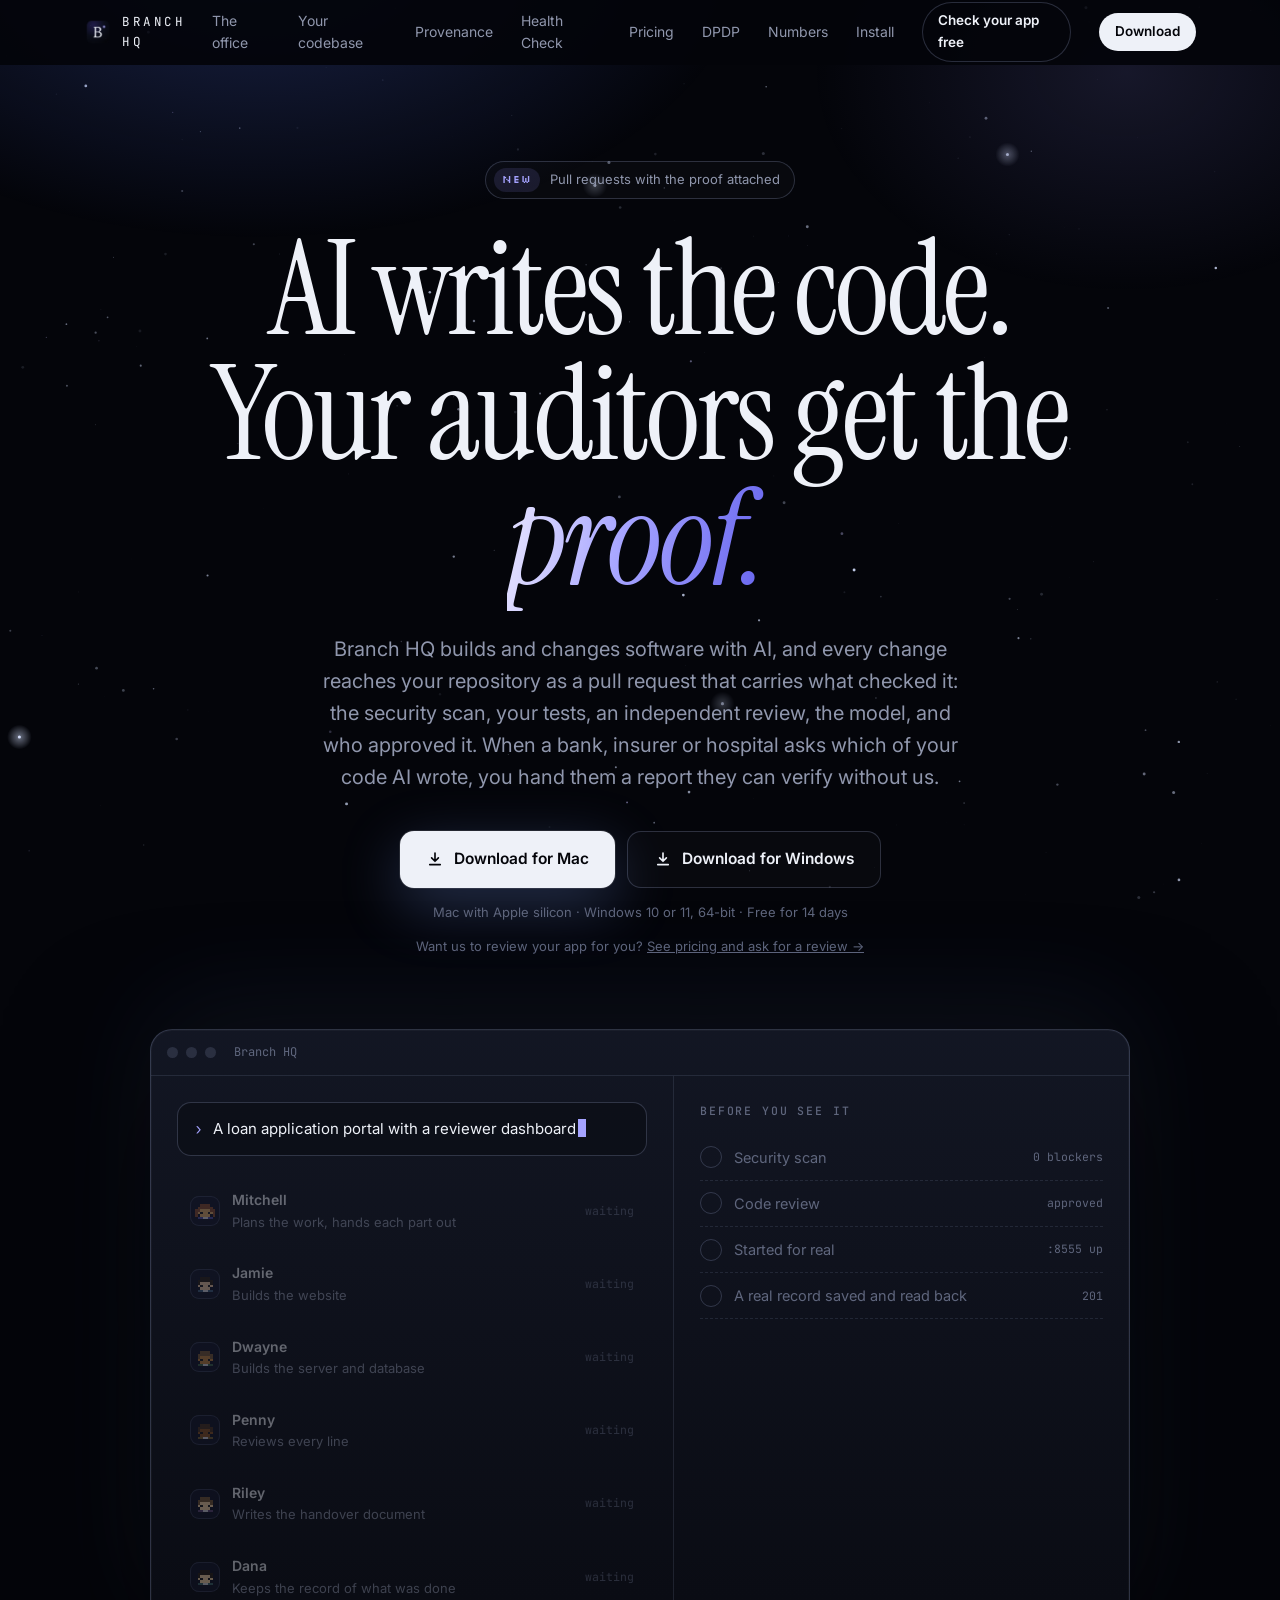
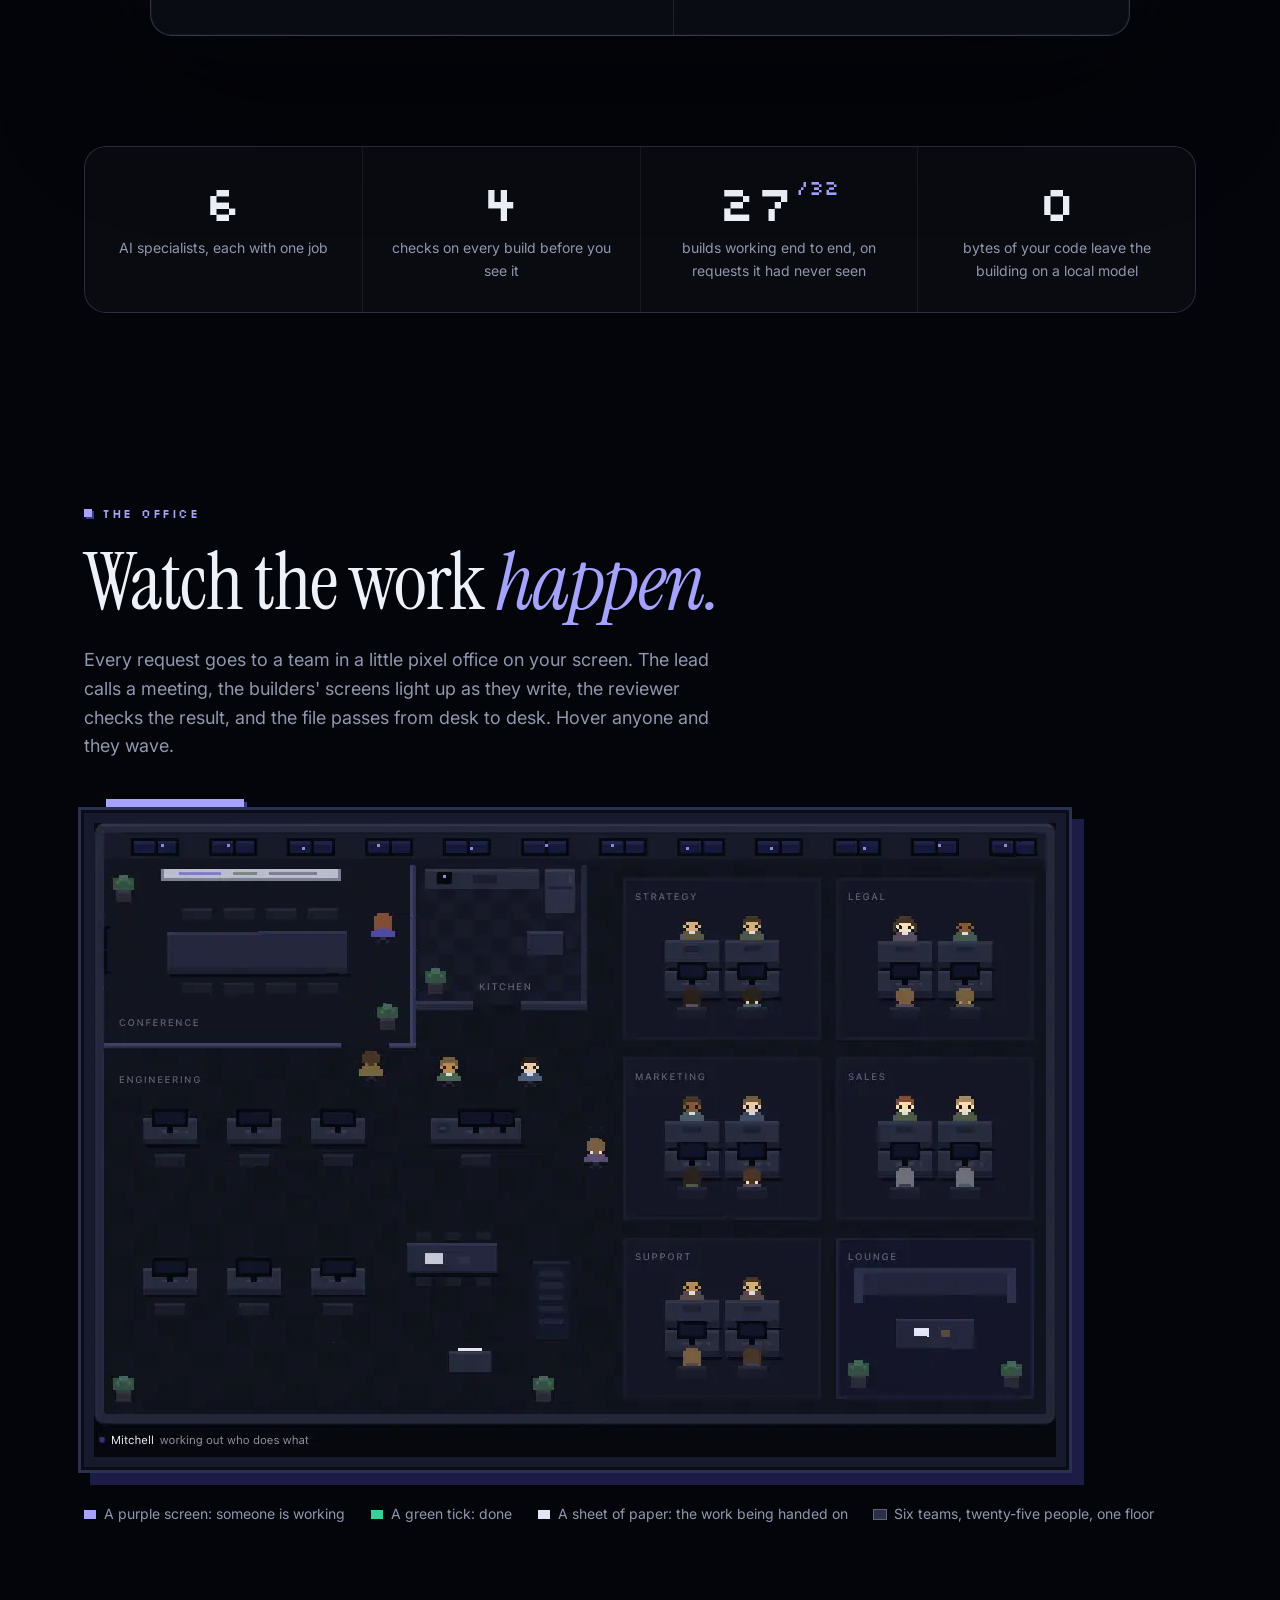
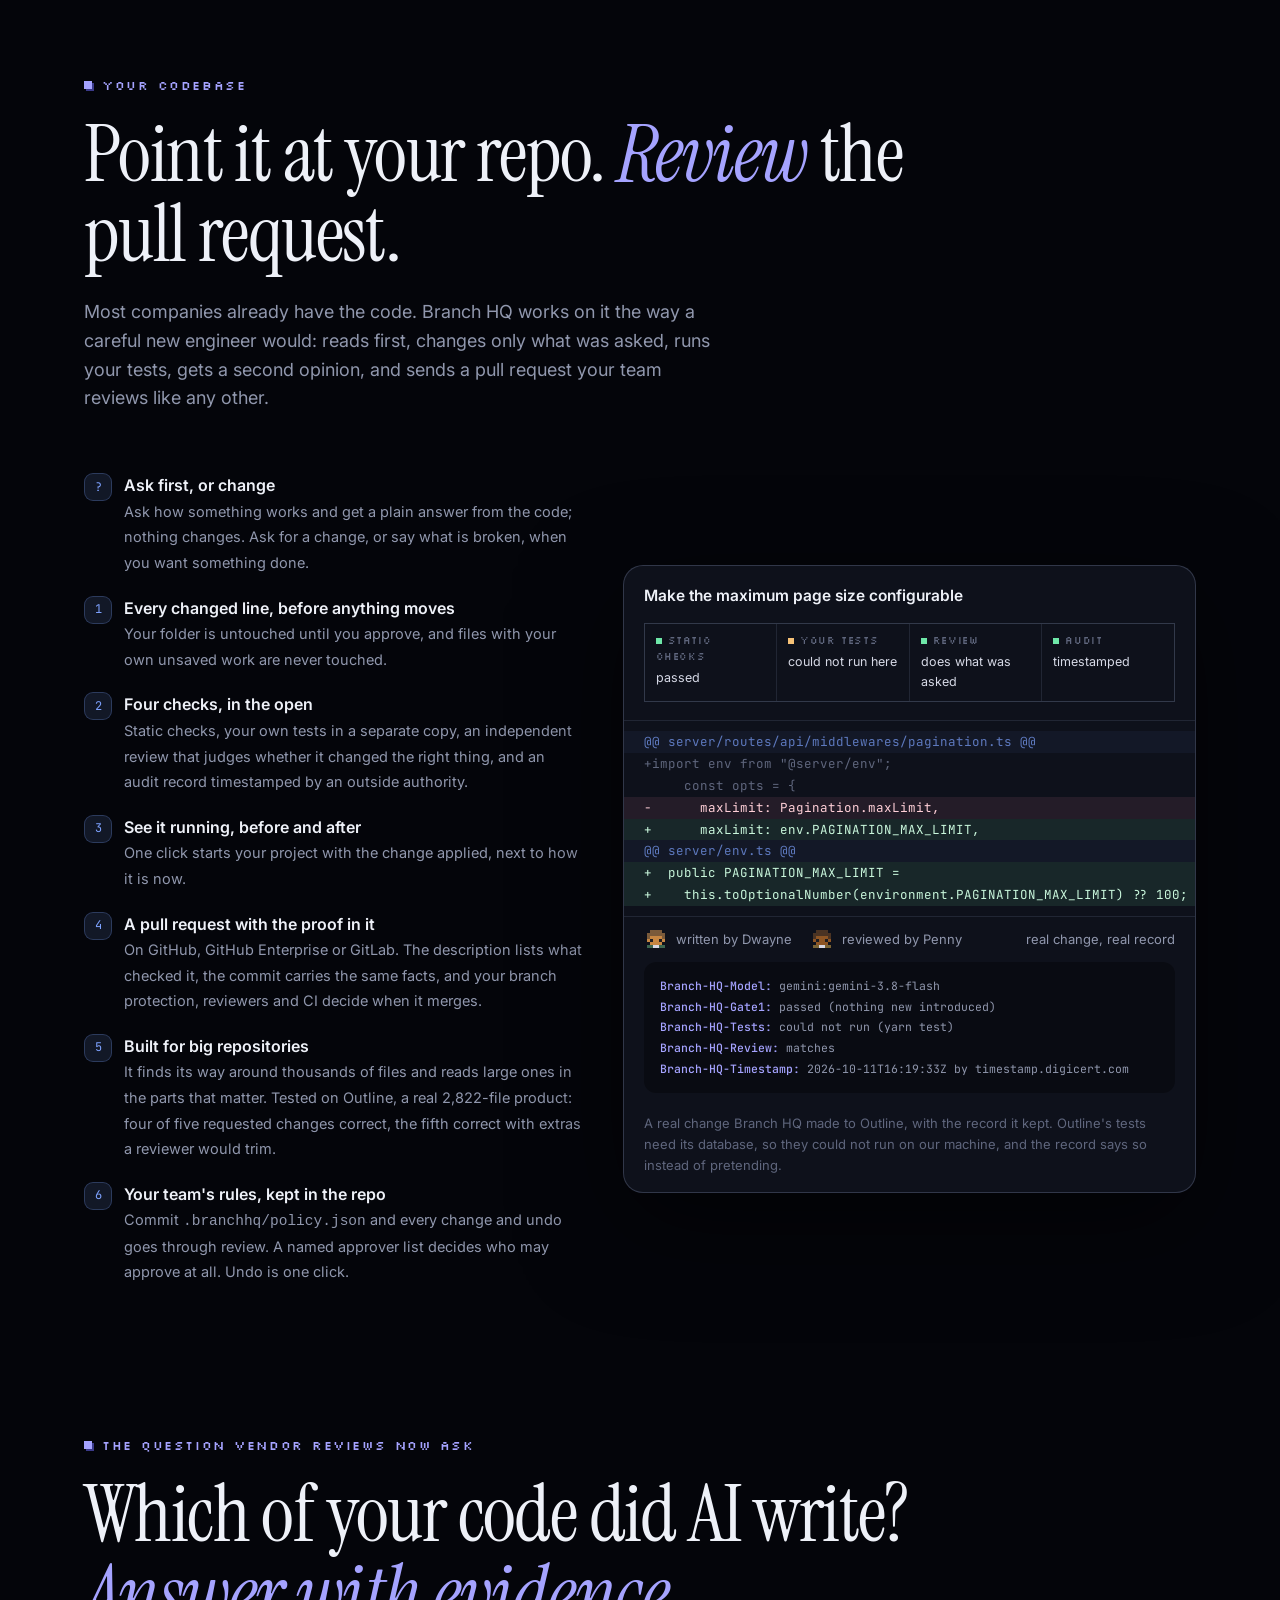
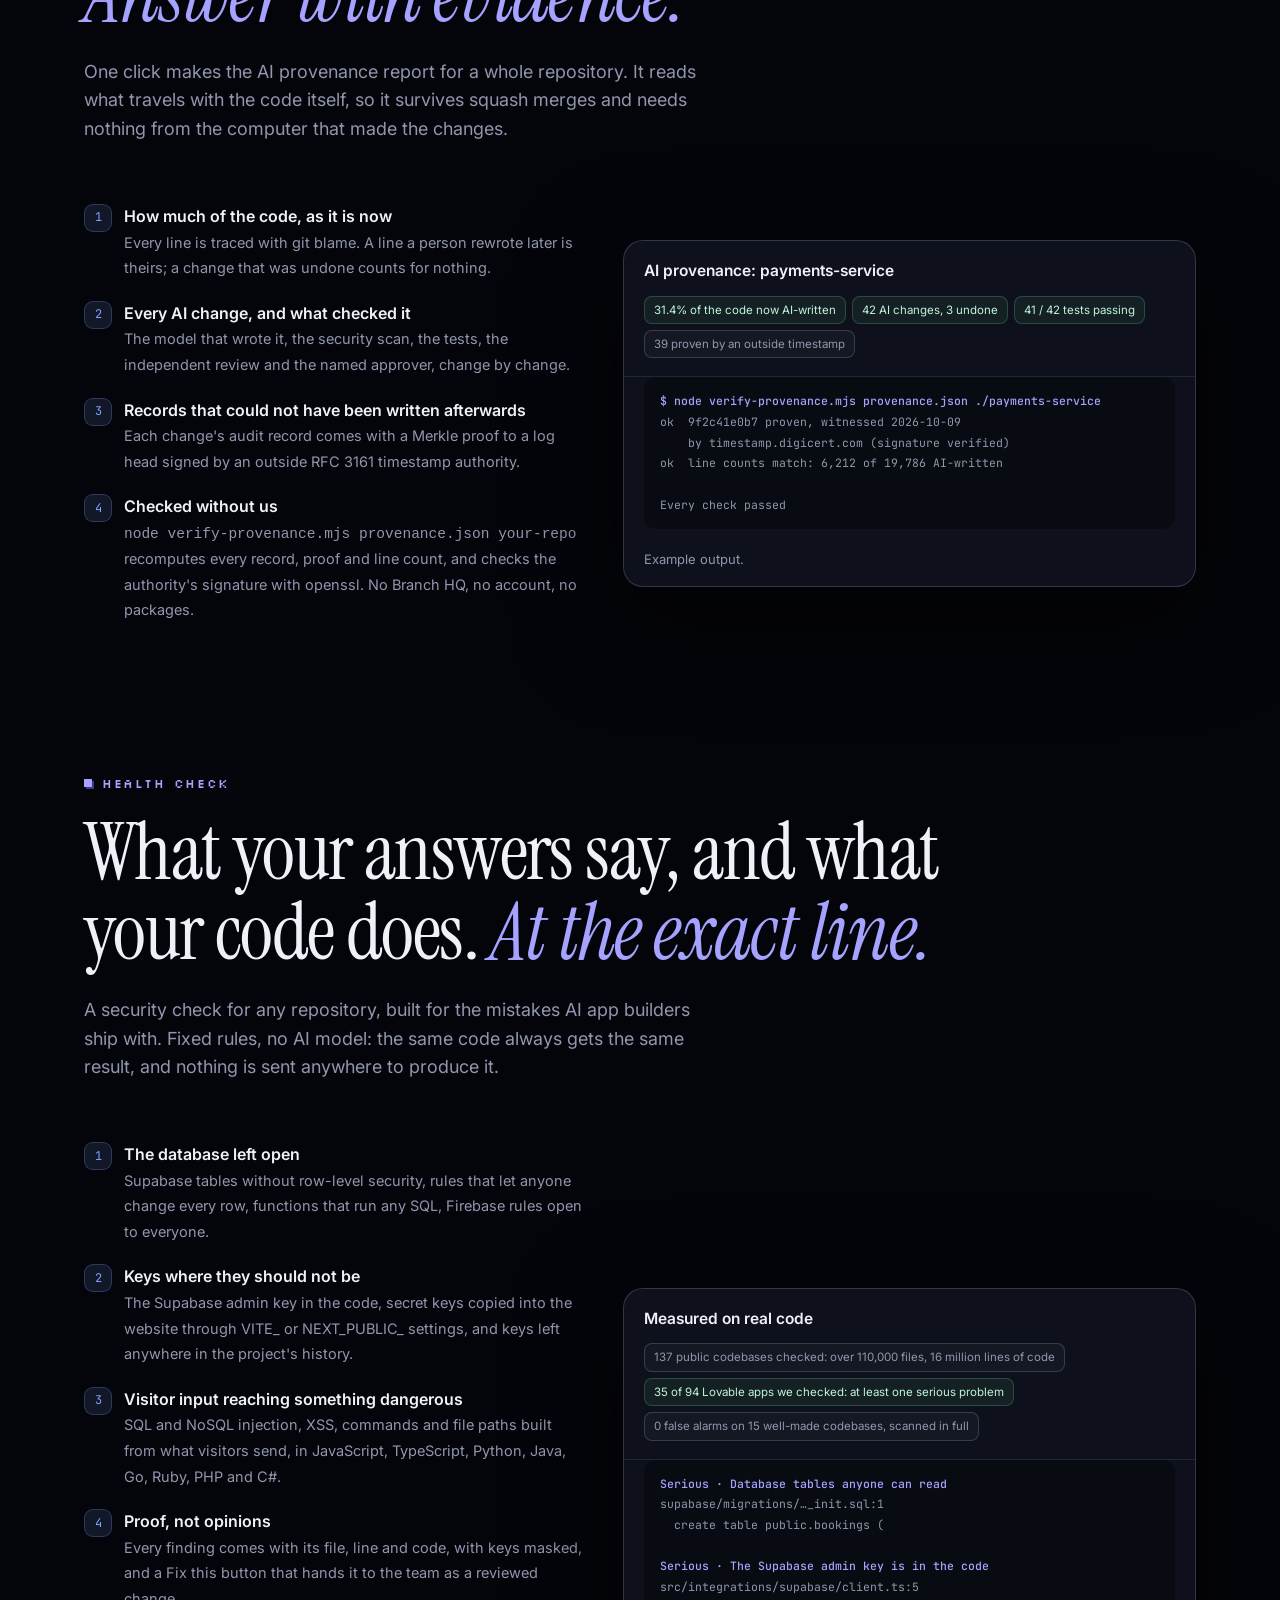
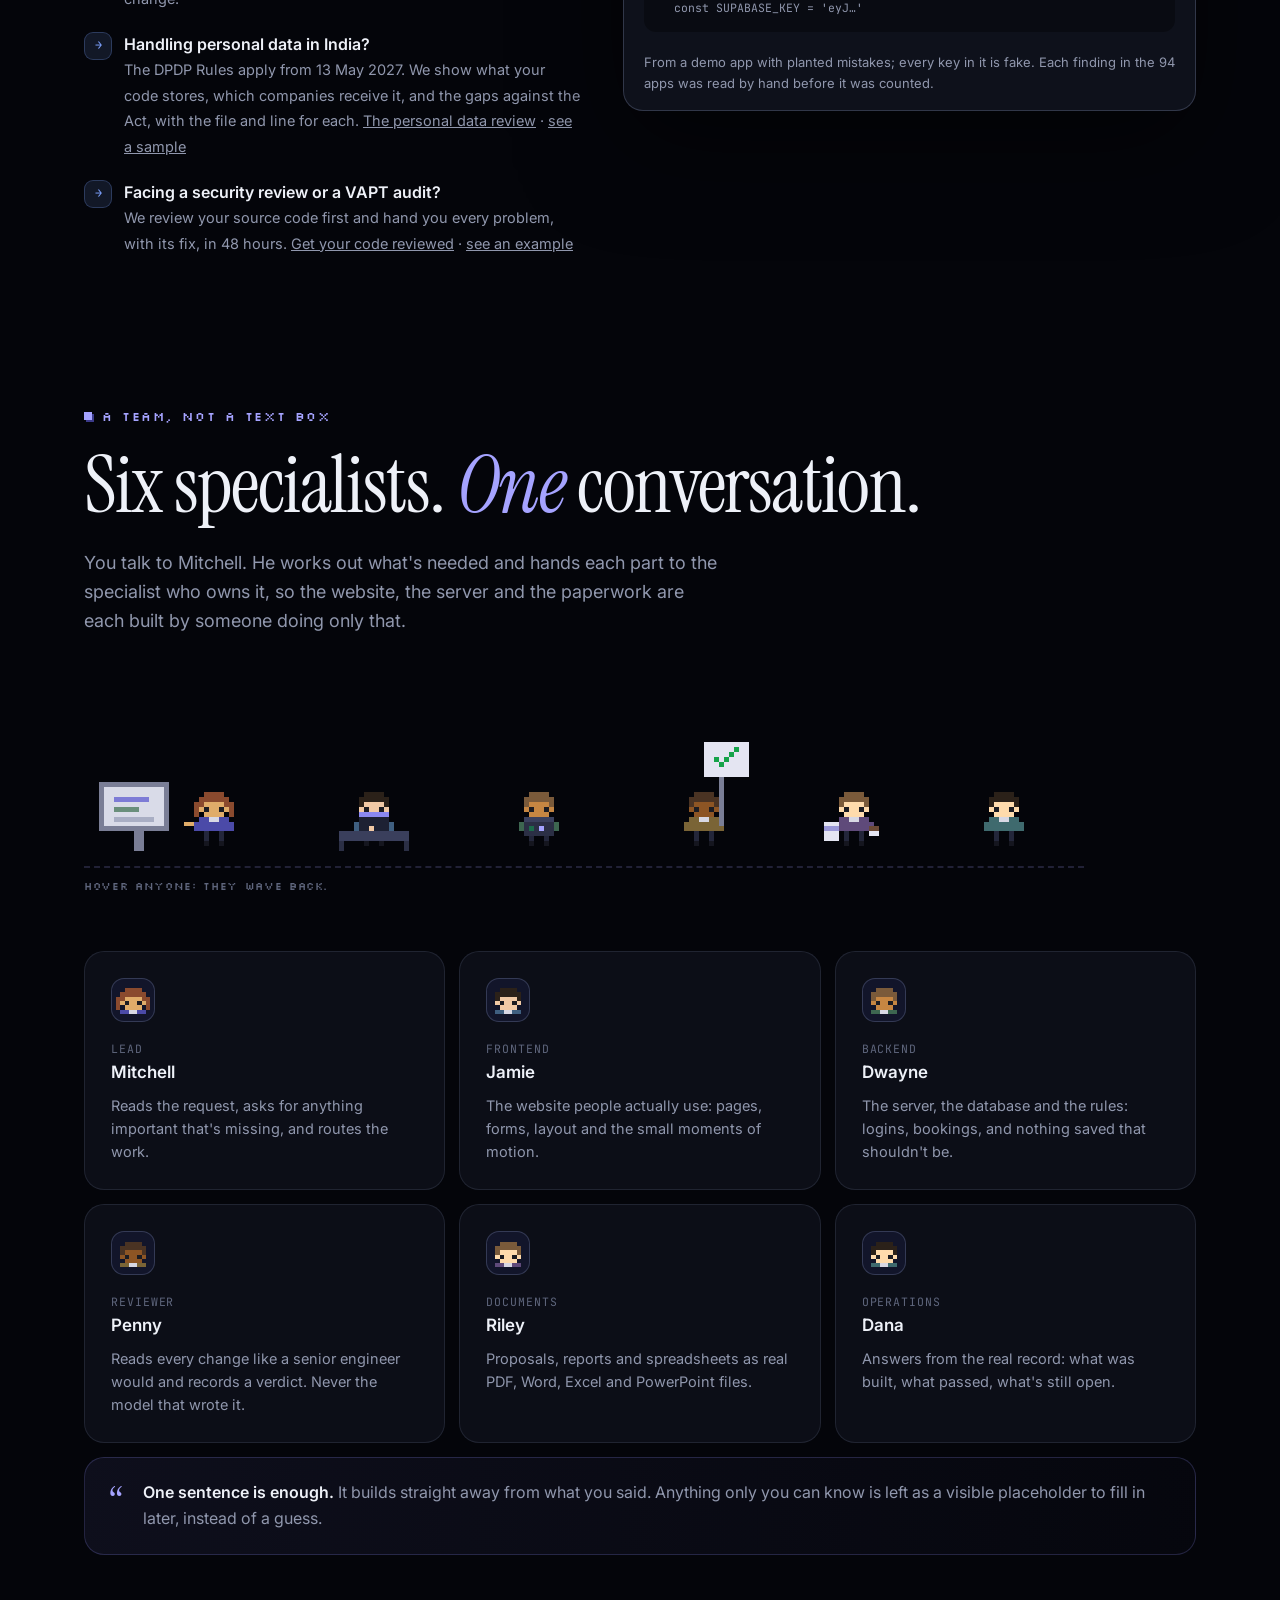
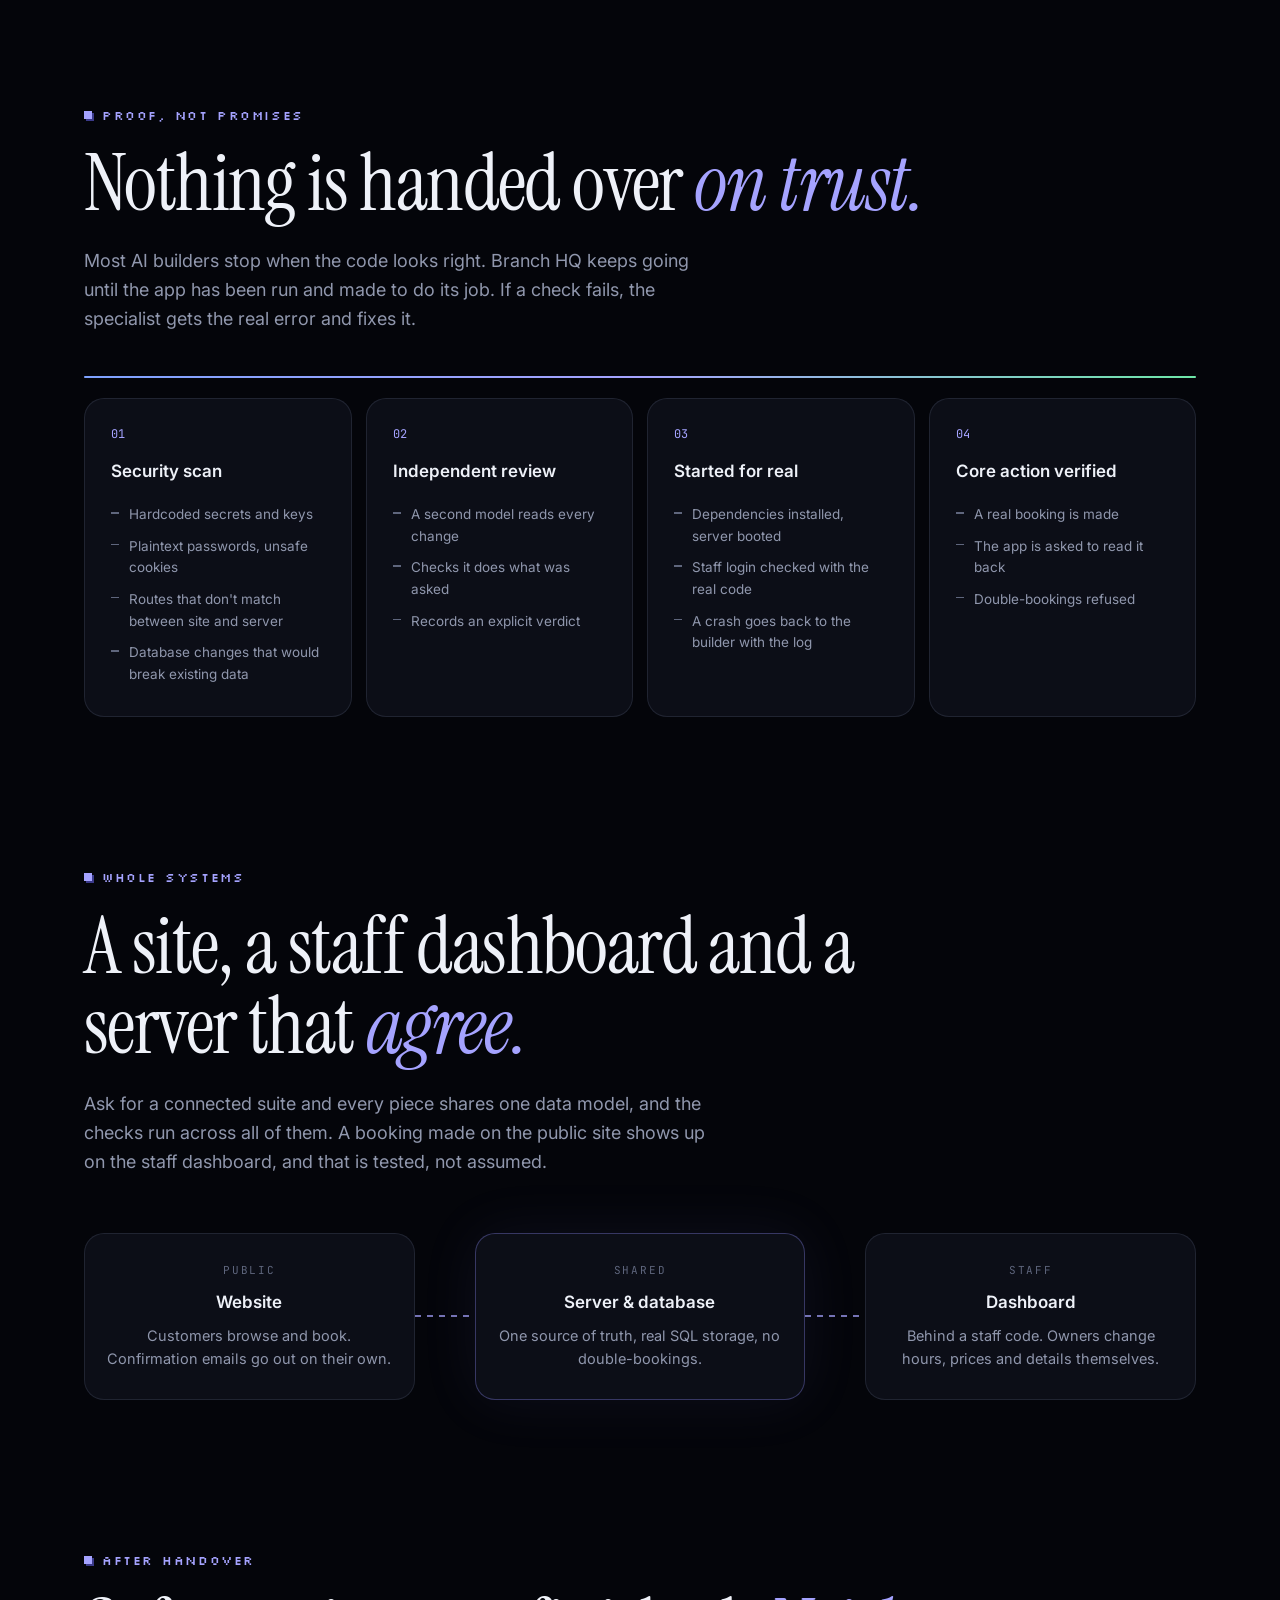
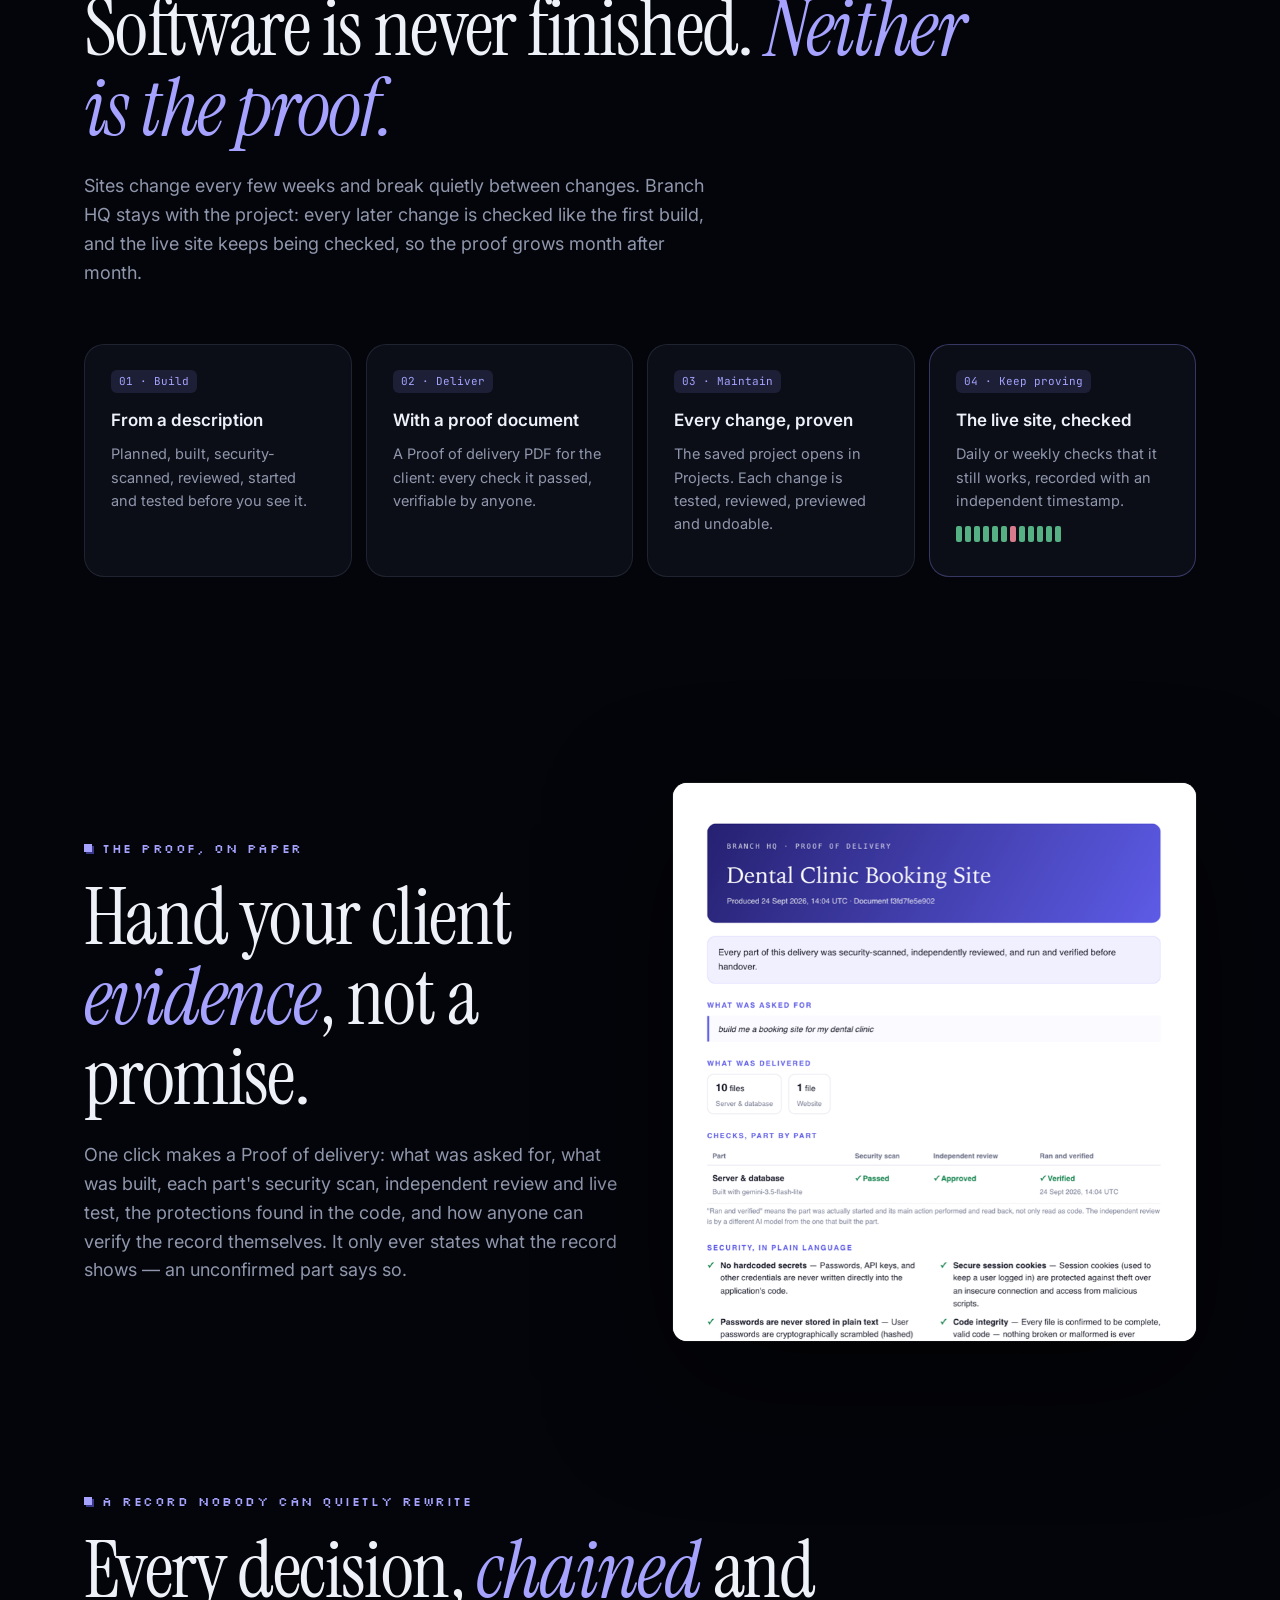
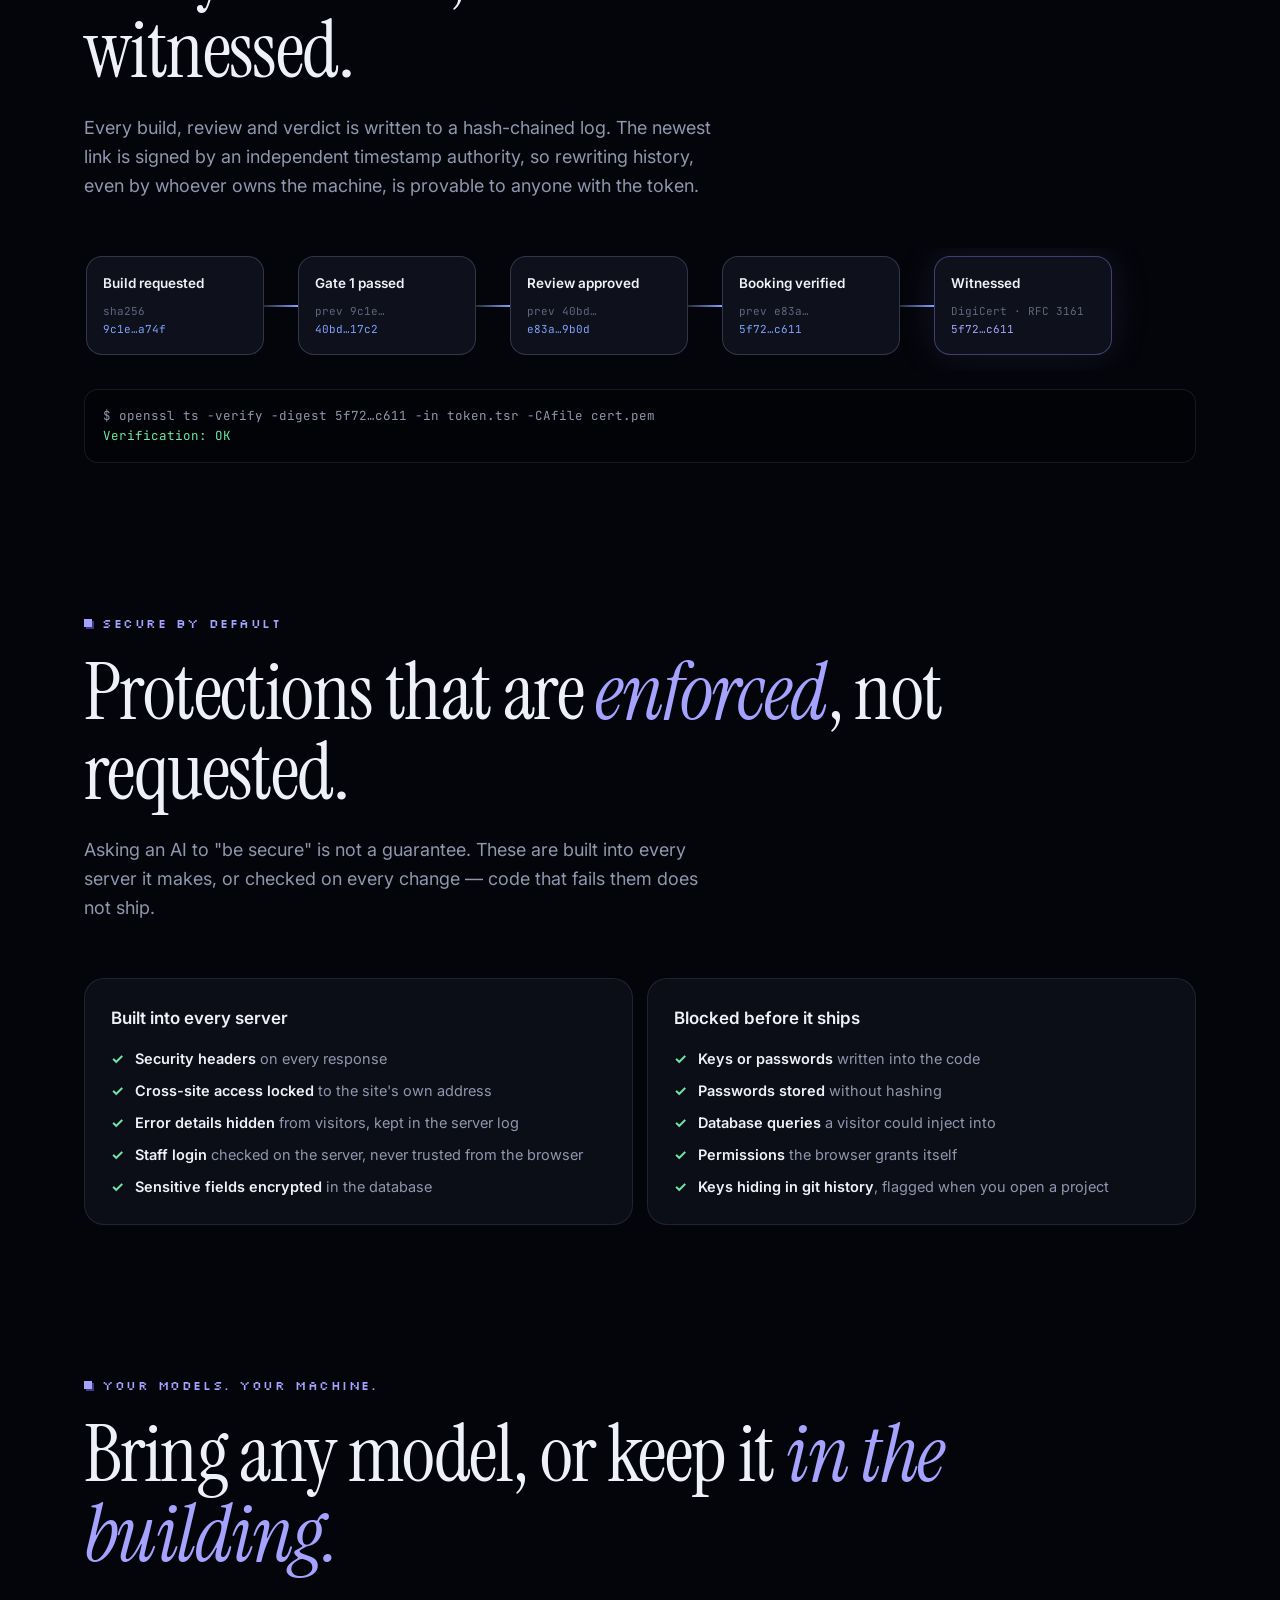
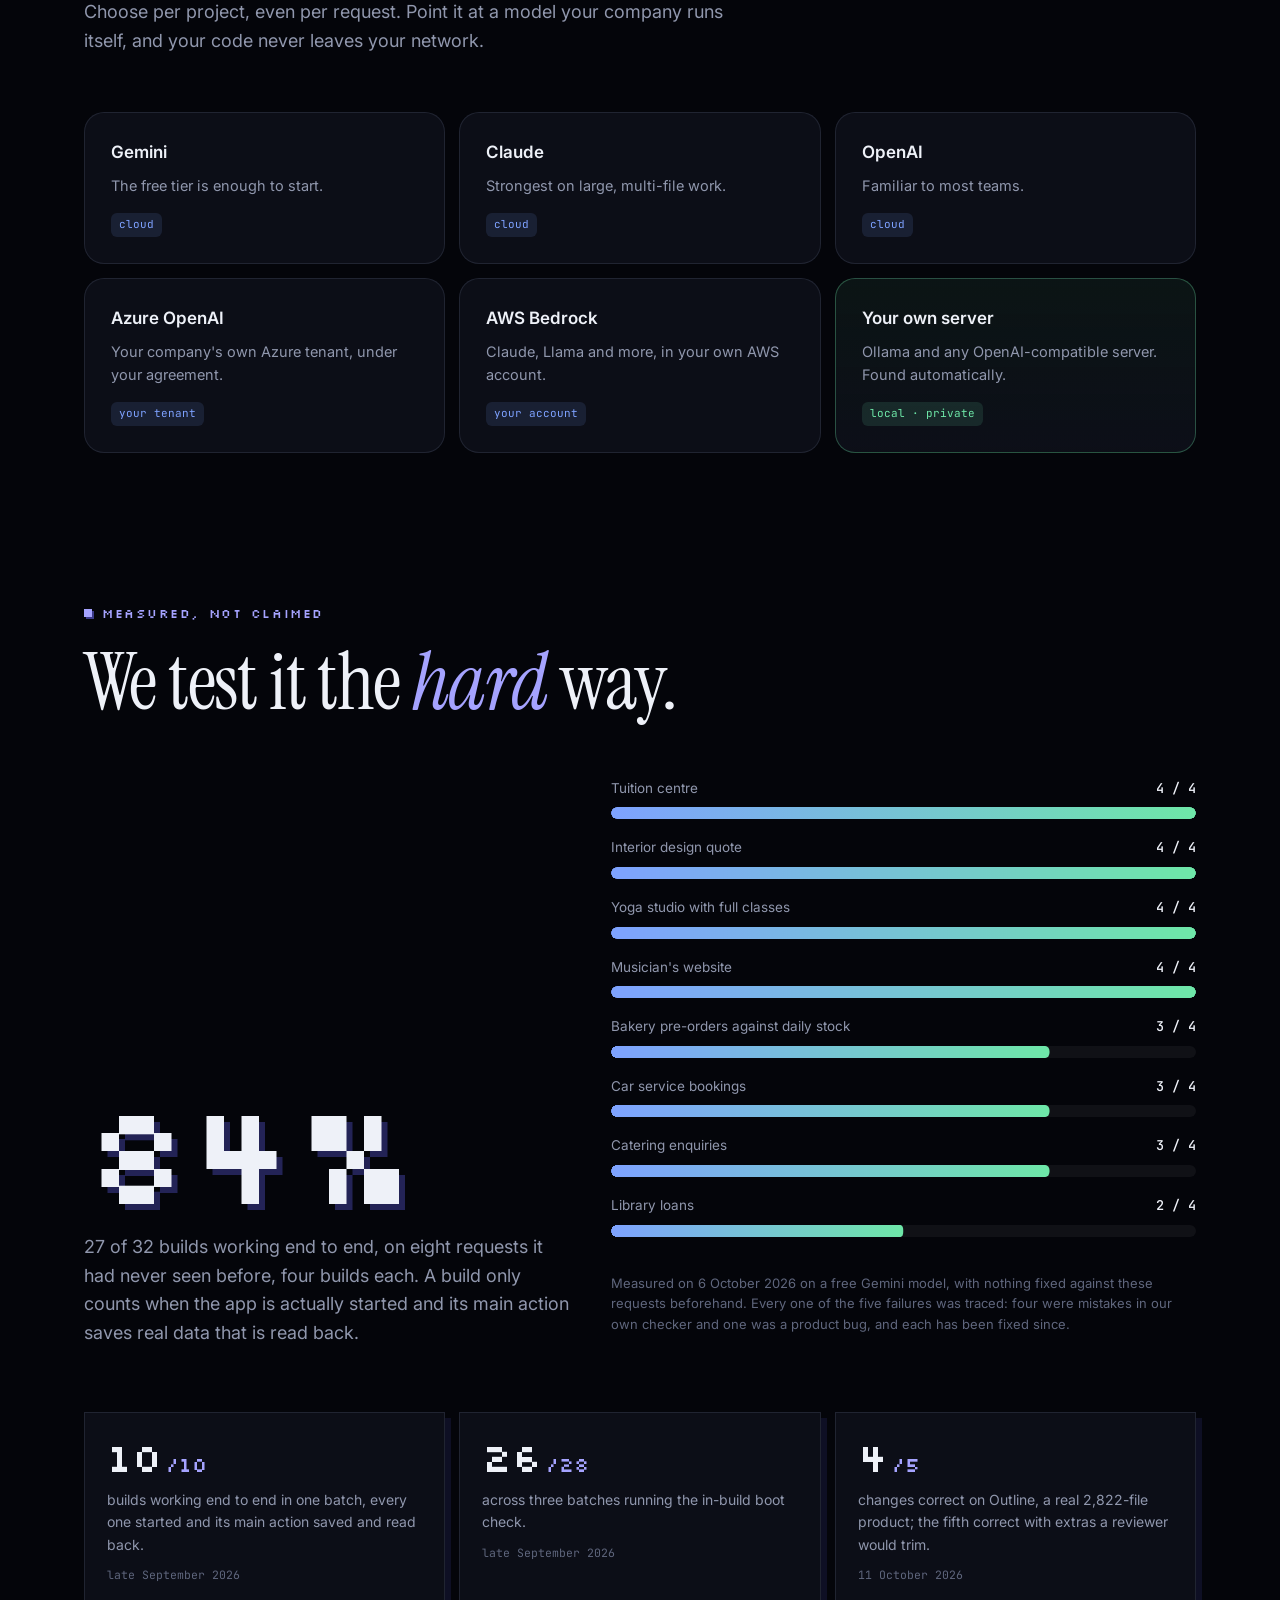
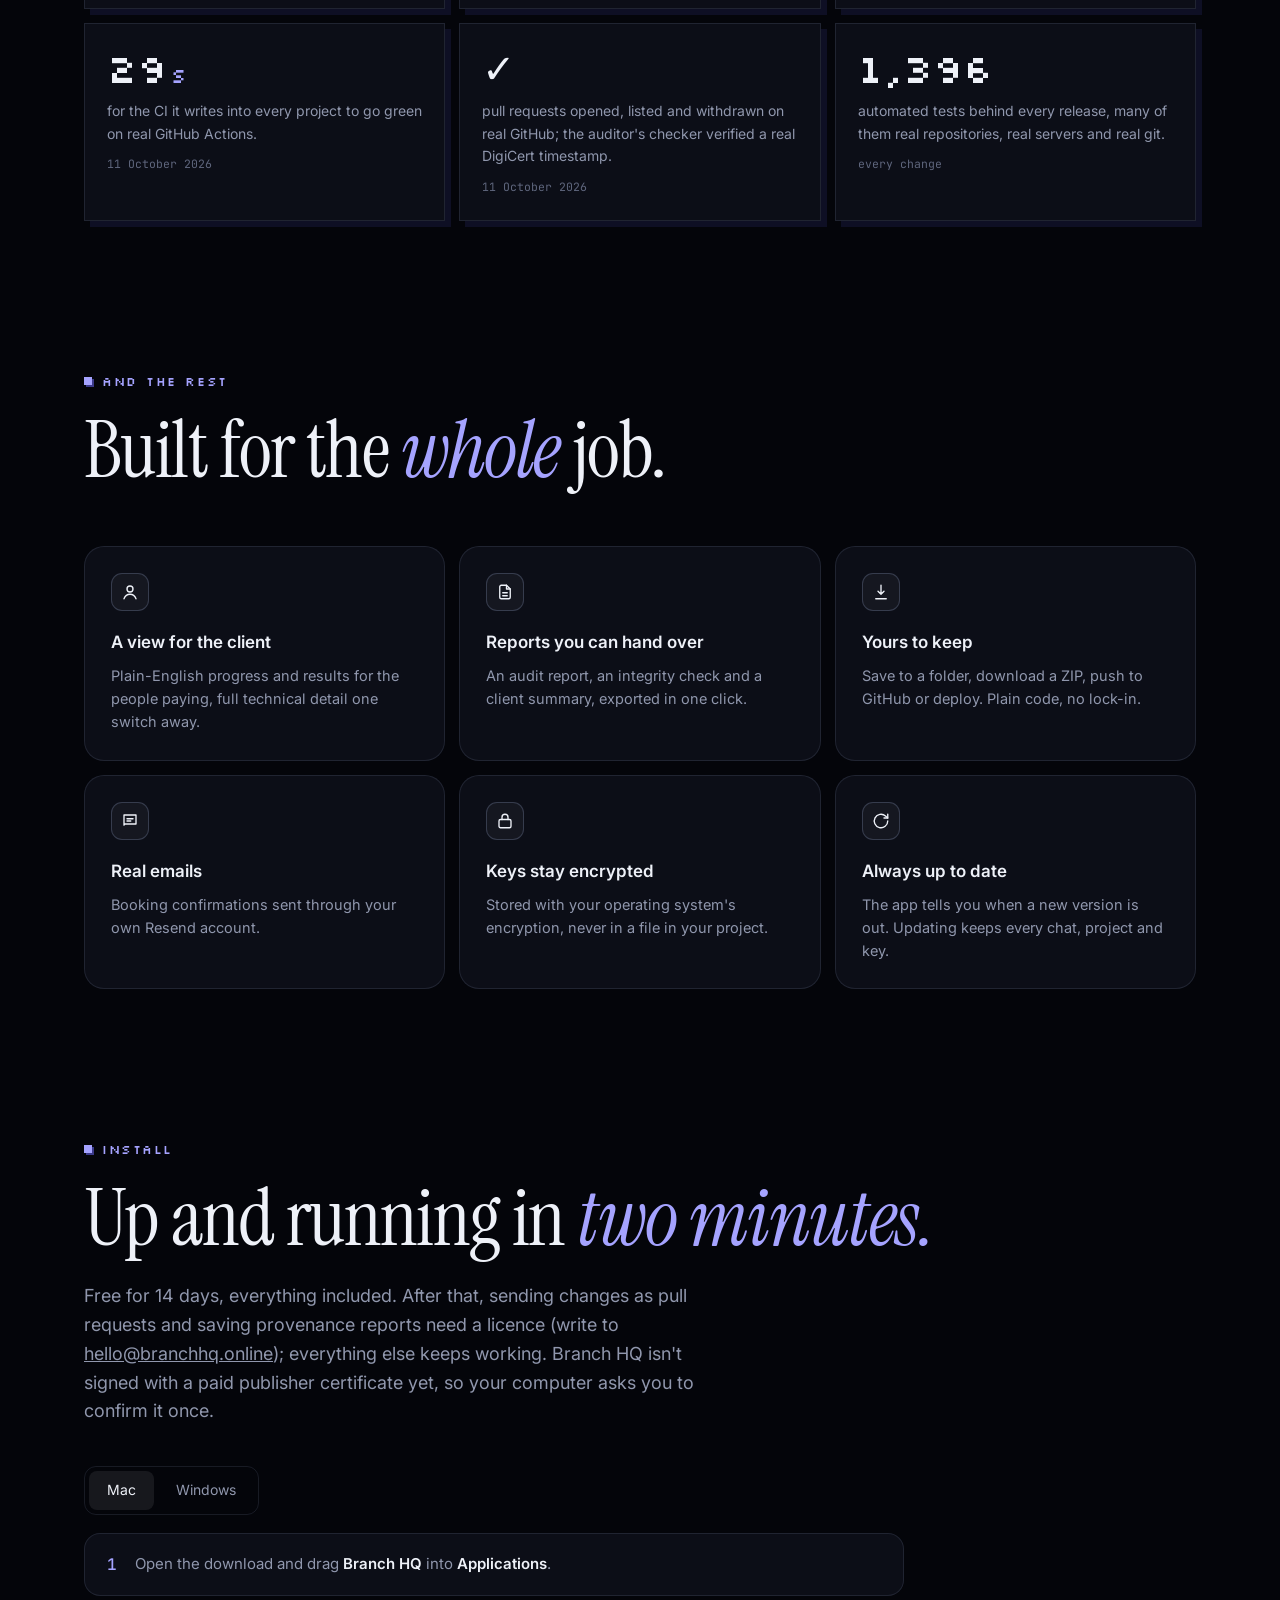
<file: index.html>
<!doctype html>
<html lang="en">
<head>
<meta charset="utf-8">
<meta name="viewport" content="width=device-width, initial-scale=1">
<title>Branch HQ</title>
<meta name="description" content="AI builds and changes your software; every change arrives as a pull request carrying what checked it, and a provenance report shows your customers' auditors which code AI wrote and who approved it, verifiable without us. Runs on your machines, with your models. For Mac and Windows.">
<meta property="og:title" content="Branch HQ: AI writes the code, your auditors get the proof">
<meta property="og:description" content="Every AI change as a reviewed pull request with the proof attached, and a provenance report anyone can verify. Runs on your machines, with your models.">
<meta property="og:image" content="https://branchhq.online/icon.png">
<link rel="icon" type="image/png" href="icon.png">
<link rel="preconnect" href="https://fonts.googleapis.com">
<link rel="preconnect" href="https://fonts.gstatic.com" crossorigin>
<link href="https://fonts.googleapis.com/css2?family=Instrument+Serif:ital@0;1&family=Inter:wght@400;500;600&family=JetBrains+Mono:wght@400;500&family=Silkscreen:wght@400;700&display=swap" rel="stylesheet">
<style>
  :root {
    --sky: #04050a; --ink: #eef1f8; --muted: #9097ad; --faint: #5f667d;
    --line: rgba(190, 205, 255, 0.11); --line-strong: rgba(190, 205, 255, 0.2);
    --panel: rgba(16, 19, 30, 0.72); --panel-solid: #0e111b;
    --warm: #a5a3ff; --blue: #7ea2ff; --green: #6ee7a8; --rose: #fb8fa3;
    --serif: "Instrument Serif", ui-serif, Georgia, serif;
    --sans: Inter, -apple-system, BlinkMacSystemFont, "Segoe UI", sans-serif;
    --mono: "JetBrains Mono", ui-monospace, "SF Mono", Menlo, Consolas, monospace;
    --pixel: "Silkscreen", "JetBrains Mono", ui-monospace, monospace;
  }
  * { box-sizing: border-box; }
  html { scroll-behavior: smooth; }
  body { margin: 0; background: var(--sky); color: var(--ink); font-family: var(--sans); line-height: 1.6; -webkit-font-smoothing: antialiased; overflow-x: hidden; }
  a { color: inherit; }
  ::selection { background: rgba(139, 136, 240, 0.3); }
  .wrap { max-width: 1160px; margin: 0 auto; padding: 0 24px; }

  /* The sky */
  #sky { position: fixed; inset: 0; width: 100%; height: 100%; z-index: 0; pointer-events: none; }
  .glow { position: fixed; inset: 0; z-index: 0; pointer-events: none;
    background: radial-gradient(55% 45% at 20% -5%, rgba(70, 95, 200, 0.32), transparent 70%),
                radial-gradient(35% 35% at 88% 8%, rgba(139, 136, 240, 0.14), transparent 70%); }
  main, nav, footer { position: relative; z-index: 1; }

  /* Nav */
  nav { position: sticky; top: 0; z-index: 10; background: rgba(4, 5, 10, 0.92); border-bottom: 1px solid transparent; transition: border-color .3s; }
  nav.scrolled { border-bottom-color: var(--line); }
  nav .wrap { display: flex; align-items: center; justify-content: space-between; height: 64px; }
  .brand { display: flex; align-items: center; gap: 10px; font-family: var(--mono); font-size: 12.5px; letter-spacing: 0.2em; text-decoration: none; }
  .brand img { width: 28px; height: 28px; }
  .links { display: flex; align-items: center; gap: 28px; font-size: 14px; color: var(--muted); }
  .links a { text-decoration: none; transition: color .2s; }
  .links a:hover { color: var(--ink); }
  .pill { padding: 8px 16px; border-radius: 999px; background: var(--ink); color: var(--sky) !important; font-weight: 600; font-size: 13.5px; }
  @media (max-width: 760px) { .links a:not(.pill) { display: none; } }

  /* Hero */
  .hero { text-align: center; padding-top: 96px; padding-bottom: 40px; }
  .badge { display: inline-flex; align-items: center; gap: 10px; padding: 6px 14px 6px 8px; border: 1px solid var(--line-strong); border-radius: 999px; font-size: 13px; color: var(--muted); background: rgba(255,255,255,0.02); }
  .badge b { font-family: var(--pixel); font-weight: 400; font-size: 11px; letter-spacing: 0.08em; text-transform: uppercase; padding: 3px 8px; border-radius: 999px; background: rgba(139, 136, 240, 0.14); color: var(--warm); }
  h1 { font-family: var(--serif); font-weight: 400; font-size: clamp(56px, 10.5vw, 132px); line-height: 0.95; letter-spacing: -0.025em; margin: 28px 0 0; }
  h1 .line { display: block; }
  h1 em { font-style: italic; background: linear-gradient(100deg, #dcdaff 10%, var(--warm) 45%, #6e6cf0 90%); -webkit-background-clip: text; background-clip: text; color: transparent; padding-right: 0.06em; }
  .word { display: inline-block; opacity: 0; transform: translateY(0.35em); filter: blur(12px); animation: rise 1.1s cubic-bezier(.2,.7,.1,1) forwards; }
  @keyframes rise { to { opacity: 1; transform: none; filter: blur(0); } }
  .lede { max-width: 640px; margin: 30px auto 0; font-size: clamp(17px, 2vw, 20px); color: var(--muted); opacity: 0; animation: fade 1.2s .9s forwards; }
  @keyframes fade { to { opacity: 1; } }
  .ctas { margin-top: 38px; display: flex; gap: 12px; justify-content: center; flex-wrap: wrap; opacity: 0; animation: fade 1s 1.2s forwards; }
  .btn { display: inline-flex; align-items: center; gap: 10px; padding: 15px 26px; border-radius: 14px; font-weight: 600; font-size: 15.5px; text-decoration: none; transition: transform .2s, box-shadow .2s, background .2s; }
  .btn svg { width: 18px; height: 18px; }
  .btn.primary { background: var(--ink); color: var(--sky); box-shadow: 0 0 0 1px rgba(255,255,255,0.1), 0 18px 60px rgba(126, 162, 255, 0.28); }
  .btn.primary:hover { transform: translateY(-2px); box-shadow: 0 0 0 1px rgba(255,255,255,0.2), 0 22px 70px rgba(126, 162, 255, 0.4); }
  .btn.ghost { border: 1px solid var(--line-strong); color: var(--ink); background: rgba(255,255,255,0.02); }
  .btn.ghost:hover { background: rgba(255,255,255,0.06); }
  .req { margin-top: 14px; font-size: 13px; color: var(--faint); opacity: 0; animation: fade 1s 1.3s forwards; }

  /* The live demo window */
  .demo { margin: 72px auto 0; max-width: 980px; border-radius: 22px; border: 1px solid var(--line-strong); background: linear-gradient(180deg, rgba(20,24,38,0.92), rgba(10,12,20,0.95)); box-shadow: 0 40px 140px rgba(0,0,0,0.6), 0 0 0 1px rgba(255,255,255,0.03) inset, 0 -30px 120px rgba(126,162,255,0.08); overflow: hidden; text-align: left; opacity: 0; transform: translateY(40px) scale(.98); animation: lift 1.4s 1.4s cubic-bezier(.2,.7,.1,1) forwards; }
  @keyframes lift { to { opacity: 1; transform: none; } }
  .chrome { display: flex; align-items: center; gap: 8px; padding: 13px 16px; border-bottom: 1px solid var(--line); }
  .chrome i { width: 11px; height: 11px; border-radius: 50%; background: #2a2f40; }
  .chrome span { margin-left: 10px; font-family: var(--mono); font-size: 12px; color: var(--faint); }
  .demo-body { display: grid; grid-template-columns: 1.15fr 1fr; min-height: 380px; }
  @media (max-width: 820px) { .demo-body { grid-template-columns: 1fr; } }
  .demo-left { padding: 26px; border-right: 1px solid var(--line); }
  @media (max-width: 820px) { .demo-left { border-right: 0; border-bottom: 1px solid var(--line); } }
  .prompt { display: flex; gap: 10px; align-items: flex-start; padding: 14px 16px; border: 1px solid var(--line-strong); border-radius: 14px; background: rgba(0,0,0,0.25); font-size: 15px; min-height: 54px; }
  .prompt .caret-mark { color: var(--warm); font-family: var(--mono); }
  .cursor { display: inline-block; width: 8px; height: 18px; background: var(--warm); vertical-align: -3px; margin-left: 2px; animation: blink 1s steps(1) infinite; }
  @keyframes blink { 50% { opacity: 0; } }
  .agents { margin-top: 22px; display: grid; gap: 8px; }
  .agent { display: flex; align-items: center; gap: 12px; padding: 10px 12px; border-radius: 12px; border: 1px solid transparent; transition: all .4s; opacity: .38; }
  .agent.on { opacity: 1; border-color: var(--line-strong); background: rgba(255,255,255,0.03); }
  .agent.done { opacity: .85; }
  .av { width: 30px; height: 30px; border-radius: 9px; display: grid; place-items: center; font-weight: 600; font-size: 13px; color: #0b0d14; flex-shrink: 0; }
  .agent .who { font-size: 14px; font-weight: 600; }
  .agent .what { font-size: 13px; color: var(--muted); }
  .agent .state { margin-left: auto; font-family: var(--mono); font-size: 11.5px; color: var(--faint); }
  .agent.on .state { color: var(--warm); }
  .agent.done .state { color: var(--green); }
  .demo-right { padding: 26px; display: flex; flex-direction: column; }
  .demo-right h4 { margin: 0 0 14px; font-family: var(--mono); font-weight: 500; font-size: 11.5px; letter-spacing: 0.16em; text-transform: uppercase; color: var(--faint); }
  .check { display: flex; align-items: center; gap: 12px; padding: 11px 0; border-bottom: 1px dashed var(--line); font-size: 14.5px; color: var(--faint); transition: color .4s; }
  .check .tick { width: 22px; height: 22px; border-radius: 50%; border: 1.5px solid var(--line-strong); display: grid; place-items: center; transition: all .4s; flex-shrink: 0; }
  .check .tick svg { width: 12px; height: 12px; stroke: #0b0d14; opacity: 0; transition: opacity .3s .1s; }
  .check.ok { color: var(--ink); }
  .check.ok .tick { background: var(--green); border-color: var(--green); box-shadow: 0 0 18px rgba(110, 231, 168, 0.45); }
  .check.ok .tick svg { opacity: 1; }
  .check small { margin-left: auto; font-family: var(--mono); font-size: 11.5px; color: var(--faint); }
  .verdict { margin-top: auto; padding: 14px 16px; border-radius: 14px; border: 1px solid rgba(110, 231, 168, 0.25); background: rgba(110, 231, 168, 0.06); font-size: 14px; opacity: 0; transform: translateY(8px); transition: all .6s; }
  .verdict.show { opacity: 1; transform: none; }
  .verdict b { color: var(--green); }
  .verdict code { font-family: var(--mono); font-size: 12px; color: var(--muted); }

  /* Stats */
  .stats { display: grid; grid-template-columns: repeat(4, 1fr); gap: 1px; margin-top: 110px; border: 1px solid var(--line); border-radius: 22px; overflow: hidden; background: var(--line); }
  @media (max-width: 820px) { .stats { grid-template-columns: repeat(2, 1fr); } }
  .stat { background: rgba(8, 10, 17, 0.92); padding: 30px 26px; }
  .stat .n { font-family: var(--pixel); font-size: clamp(36px, 4vw, 50px) !important; letter-spacing: 0 !important; font-size: clamp(44px, 5vw, 62px); line-height: 1; letter-spacing: -0.02em; }
  .stat .n sup { font-size: 0.4em; color: var(--warm); vertical-align: top; margin-left: 2px; }
  .stat p { margin: 10px 0 0; font-size: 14px; color: var(--muted); }

  /* Sections */
  section.wrap { padding-top: 150px; }
  .kicker { font-family: var(--pixel); font-size: 13px; letter-spacing: 0.12em; text-transform: uppercase; color: var(--warm); }
  .kicker::before { content: ""; display: inline-block; width: 8px; height: 8px; margin-right: 10px; background: var(--warm); box-shadow: 2px 2px 0 #3b3a8a; vertical-align: 1px; }
  h2 { font-family: var(--serif); font-weight: 400; font-size: clamp(42px, 6.4vw, 80px); line-height: 1; letter-spacing: -0.02em; margin: 18px 0 0; max-width: 900px; }
  h2 em { font-style: italic; color: var(--warm); }
  .intro { margin: 24px 0 0; max-width: 640px; font-size: 18px; color: var(--muted); }
  .reveal { opacity: 0; transform: translateY(36px); transition: opacity 1s cubic-bezier(.2,.7,.1,1), transform 1s cubic-bezier(.2,.7,.1,1); }
  .reveal.in { opacity: 1; transform: none; }
  .d1 { transition-delay: .08s; } .d2 { transition-delay: .16s; } .d3 { transition-delay: .24s; } .d4 { transition-delay: .32s; } .d5 { transition-delay: .4s; }

  .card { background: var(--panel); border: 1px solid var(--line); border-radius: 20px; padding: 26px; position: relative; overflow: hidden; }
  .card::before { content: ""; position: absolute; inset: 0; background: radial-gradient(400px circle at var(--mx, 50%) var(--my, 0%), rgba(126,162,255,0.09), transparent 45%); opacity: 0; transition: opacity .3s; pointer-events: none; }
  .card:hover::before { opacity: 1; }
  .card h3 { margin: 0; font-size: 17px; font-weight: 600; }
  .card p { margin: 8px 0 0; color: var(--muted); font-size: 14.5px; }

  /* Team */
  .team { margin-top: 56px; display: grid; grid-template-columns: repeat(3, 1fr); gap: 14px; }
  @media (max-width: 900px) { .team { grid-template-columns: repeat(2, 1fr); } }
  @media (max-width: 560px) { .team { grid-template-columns: 1fr; } }
  .team .av { width: 44px; height: 44px; border-radius: 13px; font-size: 18px; margin-bottom: 18px; }
  .team .role { font-family: var(--mono); font-size: 11.5px; color: var(--faint); letter-spacing: 0.08em; text-transform: uppercase; }
  .callout { margin-top: 14px; display: flex; gap: 18px; align-items: center; padding: 22px 26px; border-radius: 20px; border: 1px solid rgba(139, 136, 240, 0.22); background: linear-gradient(90deg, rgba(139, 136, 240, 0.08), rgba(139, 136, 240, 0.02)); }
  .callout .q { font-family: var(--serif); font-size: 44px; line-height: 1; color: var(--warm); }
  .callout p { margin: 0; color: var(--muted); }
  .callout strong { color: var(--ink); font-weight: 600; }

  /* Pipeline */
  .pipe { margin-top: 64px; position: relative; display: grid; grid-template-columns: repeat(4, 1fr); gap: 14px; }
  @media (max-width: 900px) { .pipe { grid-template-columns: 1fr 1fr; } }
  @media (max-width: 560px) { .pipe { grid-template-columns: 1fr; } }
  .rail { position: absolute; left: 0; right: 0; top: -22px; height: 2px; background: var(--line); border-radius: 2px; overflow: hidden; }
  .rail i { position: absolute; inset: 0; transform-origin: left; transform: scaleX(0); background: linear-gradient(90deg, var(--blue), var(--warm), var(--green)); transition: transform 2.4s cubic-bezier(.3,.6,.1,1); }
  .pipe.in .rail i { transform: scaleX(1); }
  @media (max-width: 900px) { .rail { display: none; } }
  .step .num { font-family: var(--mono); font-size: 12px; color: var(--warm); }
  .step h3 { margin-top: 14px; }
  .step ul { margin: 14px 0 0; padding: 0; list-style: none; font-size: 13.5px; color: var(--muted); }
  .step li { padding: 5px 0 5px 18px; position: relative; }
  .step li::before { content: ""; position: absolute; left: 0; top: 13px; width: 8px; height: 1.5px; background: var(--faint); }

  /* Split rows */
  .split { margin-top: 60px; display: grid; grid-template-columns: 1fr 1.15fr; gap: 40px; align-items: center; }
  @media (max-width: 900px) { .split { grid-template-columns: 1fr; } }
  .points { list-style: none; padding: 0; margin: 0; display: grid; gap: 20px; }
  .points li { display: grid; grid-template-columns: 28px 1fr; gap: 12px; }
  .points .dot { width: 28px; height: 28px; border-radius: 9px; background: rgba(126, 162, 255, 0.12); border: 1px solid rgba(126, 162, 255, 0.25); display: grid; place-items: center; color: var(--blue); font-family: var(--mono); font-size: 12px; }
  .points b { display: block; font-weight: 600; font-size: 16px; }
  .points span { color: var(--muted); font-size: 14.5px; }

  /* Diff mock */
  .mock { border-radius: 20px; border: 1px solid var(--line-strong); background: var(--panel-solid); overflow: hidden; box-shadow: 0 30px 100px rgba(0,0,0,0.5); }
  .mock-head { padding: 18px 20px; border-bottom: 1px solid var(--line); }
  .mock-head h4 { margin: 0; font-size: 15.5px; font-weight: 600; }
  .chips { display: flex; flex-wrap: wrap; gap: 6px; margin-top: 12px; }
  .chip { font-size: 11.5px; padding: 4px 9px; border-radius: 8px; border: 1px solid rgba(110,231,168,0.22); background: rgba(110,231,168,0.07); color: #bff5d6; }
  .chip.n { border-color: var(--line-strong); background: rgba(255,255,255,0.03); color: var(--muted); }
  .diff { font-family: var(--mono); font-size: 12.5px; line-height: 1.75; padding: 10px 0; overflow-x: auto; }
  .diff div { padding: 0 20px; white-space: pre; color: var(--faint); }
  .diff .h { color: rgba(126,162,255,0.7); background: rgba(126,162,255,0.05); }
  .diff .a { background: rgba(110,231,168,0.1); color: #c9f7dc; }
  .diff .r { background: rgba(251,143,163,0.09); color: #ffd0d8; }
  .ba { display: flex; gap: 0; margin: 0 20px 18px; border: 1px solid var(--line); border-radius: 12px; overflow: hidden; }
  .ba div { flex: 1; padding: 12px 14px; font-size: 13px; }
  .ba div + div { border-left: 1px solid var(--line); }
  .ba small { display: block; font-family: var(--mono); font-size: 10.5px; letter-spacing: 0.12em; text-transform: uppercase; color: var(--faint); margin-bottom: 4px; }
  .ba .new { color: var(--green); }
  .trailer { margin: 0 20px 20px; padding: 14px 16px; border-radius: 12px; background: rgba(0,0,0,0.35); font-family: var(--mono); font-size: 11.5px; line-height: 1.8; color: var(--muted); overflow-x: auto; white-space: pre; }
  .trailer b { color: var(--warm); font-weight: 500; }

  /* Ledger */
  .chain { display: flex; align-items: center; gap: 0; margin-top: 48px; overflow-x: auto; padding: 8px 2px 16px; }
  .block { flex: 0 0 auto; width: 178px; padding: 16px; border-radius: 16px; border: 1px solid var(--line-strong); background: var(--panel-solid); font-family: var(--mono); font-size: 11px; color: var(--faint); }
  .block b { display: block; font-family: var(--sans); font-size: 13.5px; color: var(--ink); font-weight: 600; margin-bottom: 8px; }
  .block .hash { color: var(--blue); word-break: break-all; }
  .block.sealed { border-color: rgba(139,136,240,0.4); box-shadow: 0 0 40px rgba(139,136,240,0.12); }
  .block.sealed .hash { color: var(--warm); }
  .link { flex: 0 0 34px; height: 2px; background: linear-gradient(90deg, var(--line-strong), var(--blue)); }
  .cmd { margin-top: 18px; padding: 16px 18px; border-radius: 14px; border: 1px solid var(--line); background: rgba(0,0,0,0.4); font-family: var(--mono); font-size: 12.5px; color: var(--muted); overflow-x: auto; white-space: pre; }
  .cmd .ok { color: var(--green); }

  /* Models */
  .models { margin-top: 56px; display: grid; grid-template-columns: repeat(3, 1fr); gap: 14px; }
  @media (max-width: 760px) { .models { grid-template-columns: 1fr 1fr; } }
  @media (max-width: 900px) { .models { grid-template-columns: 1fr 1fr; } }
  .model .tag { display: inline-block; font-family: var(--mono); font-size: 11px; padding: 3px 8px; border-radius: 6px; margin-top: 16px; }
  .model .tag.cloud { background: rgba(126,162,255,0.12); color: var(--blue); }
  .model .tag.local { background: rgba(110,231,168,0.12); color: var(--green); }
  .model.featured { border-color: rgba(110,231,168,0.3); background: linear-gradient(180deg, rgba(110,231,168,0.07), var(--panel)); }

  /* Chart */
  .chart { margin-top: 56px; display: grid; grid-template-columns: 1fr 1.2fr; gap: 40px; align-items: end; }
  @media (max-width: 900px) { .chart { grid-template-columns: 1fr; } }
  .big { font-family: var(--pixel); font-size: clamp(76px, 11vw, 140px); line-height: .9; letter-spacing: 0; color: var(--ink); text-shadow: 6px 6px 0 rgba(94,92,230,0.35); }
  .big span { color: var(--faint); font-size: .45em; }
  .bars { display: grid; gap: 18px; }
  .bar .lbl { display: flex; justify-content: space-between; font-size: 13.5px; color: var(--muted); margin-bottom: 8px; }
  .bar .lbl b { color: var(--ink); font-family: var(--mono); font-weight: 500; }
  .track { height: 12px; border-radius: 6px; background: rgba(255,255,255,0.05); overflow: hidden; }
  .fill { height: 100%; border-radius: 6px; background: linear-gradient(90deg, var(--blue), var(--green)); transform-origin: left; transform: scaleX(0); transition: transform 1.6s cubic-bezier(.2,.7,.1,1); }
  .in .fill { transform: scaleX(var(--v)); }
  .foot { margin-top: 18px; font-size: 13px; color: var(--faint); max-width: 620px; }

  /* Grid of extras */
  .grid3 { margin-top: 56px; display: grid; grid-template-columns: repeat(3, 1fr); gap: 14px; }
  @media (max-width: 900px) { .grid3 { grid-template-columns: 1fr 1fr; } }
  @media (max-width: 560px) { .grid3 { grid-template-columns: 1fr; } }
  .ico { width: 38px; height: 38px; border-radius: 11px; display: grid; place-items: center; background: rgba(255,255,255,0.04); border: 1px solid var(--line-strong); margin-bottom: 18px; }
  .ico svg { width: 18px; height: 18px; stroke: var(--ink); }

  /* System diagram */
  .system { margin-top: 56px; display: grid; grid-template-columns: 1fr auto 1fr auto 1fr; align-items: center; gap: 0; }
  @media (max-width: 820px) { .system { grid-template-columns: 1fr; gap: 12px; } .system .wire { display: none; } }
  .node { text-align: center; }
  .node .card { padding: 28px 22px; }
  .node .label { font-family: var(--mono); font-size: 11px; letter-spacing: 0.16em; text-transform: uppercase; color: var(--faint); }
  .node h3 { margin-top: 10px; }
  .node.core .card { border-color: rgba(139,136,240,0.35); box-shadow: 0 0 60px rgba(139,136,240,0.08); }
  .wire { width: 60px; height: 2px; background: repeating-linear-gradient(90deg, var(--warm) 0 6px, transparent 6px 12px); background-size: 24px 2px; animation: flow 1.2s linear infinite; opacity: .7; }
  @keyframes flow { to { background-position: 24px 0; } }

  /* Lifecycle */
  .life { margin-top: 56px; display: grid; grid-template-columns: repeat(4, 1fr); gap: 14px; counter-reset: s; }
  @media (max-width: 900px) { .life { grid-template-columns: 1fr 1fr; } }
  @media (max-width: 560px) { .life { grid-template-columns: 1fr; } }
  .life .card { padding-top: 22px; }
  .life .tag { display: inline-block; font-family: var(--mono); font-size: 11px; padding: 3px 8px; border-radius: 6px; background: rgba(139,136,240,0.14); color: var(--warm); margin-bottom: 14px; }
  .life .card.now { border-color: rgba(139,136,240,0.35); }
  .pulse { display: inline-flex; gap: 3px; margin-top: 14px; }
  .pulse i { width: 6px; height: 16px; border-radius: 2px; background: rgba(110,231,168,0.75); }
  .pulse i.bad { background: rgba(251,143,163,0.85); }
  /* Proof on paper */
  .paper { margin-top: 56px; display: grid; grid-template-columns: 1.05fr 1fr; gap: 40px; align-items: center; }
  @media (max-width: 900px) { .paper { grid-template-columns: 1fr; } }
  .paper img { width: 100%; aspect-ratio: 777 / 830; object-fit: cover; object-position: top; border-radius: 14px; box-shadow: 0 40px 120px rgba(0,0,0,0.6), 0 0 0 1px rgba(255,255,255,0.08); transform: rotate(-1.2deg); background: #fff; }
  /* Security */
  .sec { margin-top: 56px; display: grid; grid-template-columns: 1fr 1fr; gap: 14px; }
  @media (max-width: 900px) { .sec { grid-template-columns: 1fr; } }
  .sec ul { list-style: none; padding: 0; margin: 14px 0 0; display: grid; gap: 9px; }
  .sec li { position: relative; padding-left: 24px; font-size: 14.5px; color: var(--muted); }
  .sec li::before { content: "✓"; position: absolute; left: 0; color: var(--green); font-weight: 700; }
  .sec li b { color: var(--ink); font-weight: 600; }

  /* Install + CTA */
  .tabs { display: inline-flex; gap: 4px; padding: 4px; border: 1px solid var(--line); border-radius: 12px; margin-top: 40px; }
  .tabs button { font: inherit; font-size: 14px; color: var(--muted); background: none; border: 0; padding: 8px 18px; border-radius: 8px; cursor: pointer; }
  .tabs button[aria-selected="true"] { background: rgba(255,255,255,0.08); color: var(--ink); }
  ol.steps { list-style: none; padding: 0; margin: 18px 0 0; display: grid; gap: 12px; max-width: 820px; }
  ol.steps[hidden] { display: none; }
  ol.steps li { display: flex; gap: 18px; background: var(--panel); border: 1px solid var(--line); border-radius: 16px; padding: 18px 22px; }
  ol.steps b { font-family: var(--mono); color: var(--warm); font-weight: 500; }
  ol.steps p { margin: 0; color: var(--muted); font-size: 15px; }
  ol.steps strong { color: var(--ink); font-weight: 600; }
  /* Pixels: faces drawn from the app's own sprite grid, the office showcase, the proof tiles, the walker. */
  canvas.pxface { image-rendering: pixelated; display: block; }
  .av.px { background: #12152a !important; border: 1px solid var(--line-strong); padding: 5px 4px 3px; overflow: hidden; }
  .av.px canvas { width: 100%; height: auto; }
  .office-show { margin: 52px 0 0; position: relative; }
  .office-show .frame { position: relative; display: inline-block; max-width: 100%; padding: 10px; background: #161a2c; box-shadow: 0 0 0 3px #0a0c16, 0 0 0 6px #2a3050, 12px 12px 0 6px rgba(94, 92, 230, 0.28); }
  .office-show img { display: block; width: 100%; max-width: 962px; height: auto; image-rendering: pixelated; }
  .office-show .tag { position: absolute; top: -14px; left: 22px; font-family: var(--pixel); font-size: 12px; padding: 4px 10px; background: var(--warm); color: #12112e; box-shadow: 3px 3px 0 #3b3a8a; }
  .legend { display: flex; flex-wrap: wrap; gap: 10px 26px; margin-top: 28px; font-size: 14px; color: var(--muted); }
  .legend i { display: inline-block; width: 12px; height: 9px; margin-right: 8px; vertical-align: 0; }
  .proofs { margin-top: 64px; display: grid; grid-template-columns: repeat(3, 1fr); gap: 14px; }
  @media (max-width: 900px) { .proofs { grid-template-columns: repeat(2, 1fr); } }
  @media (max-width: 560px) { .proofs { grid-template-columns: 1fr; } }
  .proof { background: var(--panel); border: 1px solid var(--line); padding: 24px 22px; position: relative; box-shadow: 6px 6px 0 rgba(94, 92, 230, 0.12); }
  .proof .v { font-family: var(--pixel); font-size: 40px; line-height: 1; color: var(--ink); }
  .proof .v small { font-size: .5em; color: var(--warm); margin-left: 4px; }
  .proof p { margin: 12px 0 0; font-size: 14px; color: var(--muted); }
  .proof .when { display: block; margin-top: 10px; font-family: var(--mono); font-size: 11.5px; color: var(--faint); }
  .evidence { display: grid; grid-template-columns: repeat(4, 1fr); gap: 1px; margin-top: 14px; background: var(--line); border: 1px solid var(--line); }
  @media (max-width: 560px) { .evidence { grid-template-columns: repeat(2, 1fr); } }
  .evidence div { background: var(--panel-solid); padding: 9px 11px; font-size: 12.5px; color: #d6d9e6; }
  .evidence small { display: block; font-family: var(--pixel); font-size: 10px; color: var(--faint); letter-spacing: .06em; margin-bottom: 3px; }
  .evidence small::before { content: ""; display: inline-block; width: 6px; height: 6px; margin-right: 6px; background: var(--green); vertical-align: 0; }
  .evidence div.warn small::before { background: #f6c177; }
  .byline { display: flex; flex-wrap: wrap; align-items: center; gap: 8px 18px; padding: 12px 20px; border-top: 1px solid var(--line); font-size: 13px; color: var(--muted); }
  .byline span { display: inline-flex; align-items: center; gap: 8px; white-space: nowrap; }
  .byline canvas { width: 24px; height: 18px; }
  .crew { position: relative; margin: 52px 0 0; }
  .crew canvas { display: block; image-rendering: pixelated; cursor: pointer; border-bottom: 2px dashed rgba(165, 163, 255, 0.18); }
  .crew-hint { margin: 10px 0 0; font-family: var(--pixel); font-size: 11px; color: var(--faint); letter-spacing: .06em; }
  .crew-tip { position: absolute; transform: translate(-50%, -100%); pointer-events: none; white-space: nowrap; padding: 6px 10px; background: #12152a; border: 1px solid var(--line-strong); box-shadow: 3px 3px 0 rgba(94, 92, 230, 0.35); font-size: 12.5px; color: var(--ink); }
  .crew-tip b { font-family: var(--pixel); font-weight: 400; font-size: 11px; color: var(--warm); margin-right: 8px; }
  .walk-lane { position: relative; height: 64px; margin: 70px auto 0; max-width: 760px; border-bottom: 2px dashed rgba(165, 163, 255, 0.18); overflow: hidden; }
  .walk-lane canvas { position: absolute; bottom: 0; left: 0; width: 100%; height: 64px; image-rendering: pixelated; }
  section.final { text-align: center; padding-top: 170px; padding-bottom: 140px; }
  .final h2 { margin: 18px auto 0; }
  .final .ctas { opacity: 1; animation: none; }

  footer { border-top: 1px solid var(--line); padding: 34px 0 48px; color: var(--faint); font-size: 13px; }
  footer .wrap { display: flex; justify-content: space-between; gap: 16px; flex-wrap: wrap; }
  footer a { text-decoration: none; } footer a:hover { color: var(--ink); }

  @media (prefers-reduced-motion: reduce) {
    *, *::before, *::after { animation: none !important; transition: none !important; }
    .word, .lede, .ctas, .req, .demo, .reveal { opacity: 1 !important; transform: none !important; filter: none !important; }
    .fill { transform: scaleX(var(--v)) !important; } .rail i { transform: none !important; }
  }
</style>
</head>
<body>
<canvas id="sky"></canvas>
<div class="glow"></div>

<nav id="nav">
  <div class="wrap">
    <a class="brand" href="./"><img src="icon.png" alt="">BRANCH HQ</a>
    <div class="links">
      <a href="#office">The office</a>
      <a href="#projects">Your codebase</a>
      <a href="#provenance">Provenance</a>
      <a href="#health">Health Check</a>
      <a href="check.html">Pricing</a>
      <a href="dpdp.html">DPDP</a>
      <a href="#measured">Numbers</a>
      <a href="#install">Install</a>
      <a class="pill" href="launch-check.html" style="background:transparent;color:var(--ink)!important;box-shadow:inset 0 0 0 1px var(--line-strong)">Check your app free</a>
      <a class="pill dl" href="#install">Download</a>
    </div>
  </div>
</nav>

<main>
  <!-- ============ HERO ============ -->
  <header class="hero wrap">
    <span class="badge"><b>New</b> Pull requests with the proof attached</span>
    <h1>
      <span class="line"><span class="word" style="animation-delay:.1s">AI</span> <span class="word" style="animation-delay:.2s">writes</span> <span class="word" style="animation-delay:.3s">the</span> <span class="word" style="animation-delay:.4s">code.</span></span>
      <span class="line"><span class="word" style="animation-delay:.5s">Your</span> <span class="word" style="animation-delay:.6s">auditors</span> <span class="word" style="animation-delay:.7s">get</span> <span class="word" style="animation-delay:.8s">the</span> <span class="word" style="animation-delay:.9s"><em>proof.</em></span></span>
    </h1>
    <p class="lede">Branch HQ builds and changes software with AI, and every change reaches your repository as a pull request that carries what checked it: the security scan, your tests, an independent review, the model, and who approved it. When a bank, insurer or hospital asks which of your code AI wrote, you hand them a report they can verify without us.</p>
    <div class="ctas" id="heroCtas">
      <a class="btn primary" data-os="mac" href="https://github.com/shrestha-droid/branchhq/releases/latest/download/branch-hq-mac-arm64.dmg"><svg viewBox="0 0 24 24" fill="none" stroke="currentColor" stroke-width="2.2" stroke-linecap="round" stroke-linejoin="round"><path d="M12 4v11m0 0 4.5-4.5M12 15l-4.5-4.5M5 19.5h14"/></svg>Download for Mac</a>
      <a class="btn ghost" data-os="windows" href="https://github.com/shrestha-droid/branchhq/releases/latest/download/branch-hq-windows-setup.exe"><svg viewBox="0 0 24 24" fill="none" stroke="currentColor" stroke-width="2.2" stroke-linecap="round" stroke-linejoin="round"><path d="M12 4v11m0 0 4.5-4.5M12 15l-4.5-4.5M5 19.5h14"/></svg>Download for Windows</a>
    </div>
    <p class="req">Mac with Apple silicon · Windows 10 or 11, 64-bit · Free for 14 days <span id="version"></span></p>
    <p class="req">Want us to review your app for you? <a href="check.html">See pricing and ask for a review &rarr;</a></p>

    <div class="demo" aria-label="Branch HQ building an app">
      <div class="chrome"><i></i><i></i><i></i><span>Branch HQ</span></div>
      <div class="demo-body">
        <div class="demo-left">
          <div class="prompt"><span class="caret-mark">›</span><span><span id="typed"></span><span class="cursor"></span></span></div>
          <div class="agents" id="agents">
            <div class="agent" data-i="0"><div class="av px"><canvas class="pxface" data-name="Mitchell" width="8" height="6"></canvas></div><div><div class="who">Mitchell</div><div class="what">Plans the work, hands each part out</div></div><div class="state">waiting</div></div>
            <div class="agent" data-i="1"><div class="av px"><canvas class="pxface" data-name="Jamie" width="8" height="6"></canvas></div><div><div class="who">Jamie</div><div class="what">Builds the website</div></div><div class="state">waiting</div></div>
            <div class="agent" data-i="2"><div class="av px"><canvas class="pxface" data-name="Dwayne" width="8" height="6"></canvas></div><div><div class="who">Dwayne</div><div class="what">Builds the server and database</div></div><div class="state">waiting</div></div>
            <div class="agent" data-i="3"><div class="av px"><canvas class="pxface" data-name="Penny" width="8" height="6"></canvas></div><div><div class="who">Penny</div><div class="what">Reviews every line</div></div><div class="state">waiting</div></div>
            <div class="agent" data-i="4"><div class="av px"><canvas class="pxface" data-name="Riley" width="8" height="6"></canvas></div><div><div class="who">Riley</div><div class="what">Writes the handover document</div></div><div class="state">waiting</div></div>
            <div class="agent" data-i="5"><div class="av px"><canvas class="pxface" data-name="Dana" width="8" height="6"></canvas></div><div><div class="who">Dana</div><div class="what">Keeps the record of what was done</div></div><div class="state">waiting</div></div>
          </div>
        </div>
        <div class="demo-right">
          <h4>Before you see it</h4>
          <div class="check" data-c="0"><span class="tick"><svg viewBox="0 0 24 24" fill="none" stroke-width="3.2" stroke-linecap="round" stroke-linejoin="round"><path d="M5 12.5l4.5 4.5L19 7.5"/></svg></span>Security scan<small>0 blockers</small></div>
          <div class="check" data-c="1"><span class="tick"><svg viewBox="0 0 24 24" fill="none" stroke-width="3.2" stroke-linecap="round" stroke-linejoin="round"><path d="M5 12.5l4.5 4.5L19 7.5"/></svg></span>Code review<small>approved</small></div>
          <div class="check" data-c="2"><span class="tick"><svg viewBox="0 0 24 24" fill="none" stroke-width="3.2" stroke-linecap="round" stroke-linejoin="round"><path d="M5 12.5l4.5 4.5L19 7.5"/></svg></span>Started for real<small>:8555 up</small></div>
          <div class="check" data-c="3"><span class="tick"><svg viewBox="0 0 24 24" fill="none" stroke-width="3.2" stroke-linecap="round" stroke-linejoin="round"><path d="M5 12.5l4.5 4.5L19 7.5"/></svg></span>A real record saved and read back<small>201</small></div>
          <div class="verdict" id="verdict"><b>Verified.</b> Handed over with the proof attached.<br><code>audit record timestamped by timestamp.digicert.com</code></div>
        </div>
      </div>
    </div>

    <div class="stats reveal">
      <div class="stat"><div class="n">6</div><p>AI specialists, each with one job</p></div>
      <div class="stat"><div class="n">4</div><p>checks on every build before you see it</p></div>
      <div class="stat"><div class="n">27<sup>/32</sup></div><p>builds working end to end, on requests it had never seen</p></div>
      <div class="stat"><div class="n">0</div><p>bytes of your code leave the building on a local model</p></div>
    </div>
  </header>

  <!-- ============ OFFICE ============ -->
  <section id="office" class="wrap">
    <div class="kicker reveal">The office</div>
    <h2 class="reveal d1">Watch the work <em>happen.</em></h2>
    <p class="intro reveal d2">Every request goes to a team in a little pixel office on your screen. The lead calls a meeting, the builders' screens light up as they write, the reviewer checks the result, and the file passes from desk to desk. Hover anyone and they wave.</p>
    <figure class="office-show reveal">
      <span class="tag">LIVE IN THE APP</span>
      <div class="frame"><img src="office-loop.webp" width="962" height="634" alt="The Branch HQ office from above: the engineering team meets in the conference room, goes back to their desks, and their screens light up as they build; a department hands its work from lead to writer to reviewer" loading="lazy"></div>
    </figure>
    <div class="legend reveal">
      <span><i style="background:#a5a3ff"></i>A purple screen: someone is working</span>
      <span><i style="background:#34d399"></i>A green tick: done</span>
      <span><i style="background:#e4e5f2"></i>A sheet of paper: the work being handed on</span>
      <span><i style="background:#2b2f45;outline:1px solid #5d6377"></i>Six teams, twenty-five people, one floor</span>
    </div>
  </section>

  <!-- ============ EXISTING CODE ============ -->
  <section id="projects" class="wrap">
    <div class="kicker reveal">Your codebase</div>
    <h2 class="reveal d1">Point it at your repo. <em>Review</em> the pull request.</h2>
    <p class="intro reveal d2">Most companies already have the code. Branch HQ works on it the way a careful new engineer would: reads first, changes only what was asked, runs your tests, gets a second opinion, and sends a pull request your team reviews like any other.</p>
    <div class="split">
      <ul class="points reveal">
        <li><div class="dot">?</div><div><b>Ask first, or change</b><span>Ask how something works and get a plain answer from the code; nothing changes. Ask for a change, or say what is broken, when you want something done.</span></div></li>
        <li><div class="dot">1</div><div><b>Every changed line, before anything moves</b><span>Your folder is untouched until you approve, and files with your own unsaved work are never touched.</span></div></li>
        <li><div class="dot">2</div><div><b>Four checks, in the open</b><span>Static checks, your own tests in a separate copy, an independent review that judges whether it changed the right thing, and an audit record timestamped by an outside authority.</span></div></li>
        <li><div class="dot">3</div><div><b>See it running, before and after</b><span>One click starts your project with the change applied, next to how it is now.</span></div></li>
        <li><div class="dot">4</div><div><b>A pull request with the proof in it</b><span>On GitHub, GitHub Enterprise or GitLab. The description lists what checked it, the commit carries the same facts, and your branch protection, reviewers and CI decide when it merges.</span></div></li>
        <li><div class="dot">5</div><div><b>Built for big repositories</b><span>It finds its way around thousands of files and reads large ones in the parts that matter. Tested on Outline, a real 2,822-file product: four of five requested changes correct, the fifth correct with extras a reviewer would trim.</span></div></li>
        <li><div class="dot">6</div><div><b>Your team's rules, kept in the repo</b><span>Commit <code>.branchhq/policy.json</code> and every change and undo goes through review. A named approver list decides who may approve at all. Undo is one click.</span></div></li>
      </ul>
      <div class="mock reveal d2">
        <div class="mock-head">
          <h4>Make the maximum page size configurable</h4>
          <div class="evidence">
            <div><small>STATIC CHECKS</small>passed</div>
            <div class="warn"><small>YOUR TESTS</small>could not run here</div>
            <div><small>REVIEW</small>does what was asked</div>
            <div><small>AUDIT</small>timestamped</div>
          </div>
        </div>
        <div class="diff">
          <div class="h">@@ server/routes/api/middlewares/pagination.ts @@</div>
          <div>+import env from "@server/env";</div>
          <div>     const opts = {</div>
          <div class="r">-      maxLimit: Pagination.maxLimit,</div>
          <div class="a">+      maxLimit: env.PAGINATION_MAX_LIMIT,</div>
          <div class="h">@@ server/env.ts @@</div>
          <div class="a">+  public PAGINATION_MAX_LIMIT =</div>
          <div class="a">+    this.toOptionalNumber(environment.PAGINATION_MAX_LIMIT) ?? 100;</div>
        </div>
        <div class="byline">
          <span><canvas class="pxface" data-name="Dwayne" width="8" height="6"></canvas>written by Dwayne</span>
          <span><canvas class="pxface" data-name="Penny" width="8" height="6"></canvas>reviewed by Penny</span>
          <span style="margin-left:auto">real change, real record</span>
        </div>
        <div class="trailer"><b>Branch-HQ-Model:</b> gemini:gemini-3.8-flash
<b>Branch-HQ-Gate1:</b> passed (nothing new introduced)
<b>Branch-HQ-Tests:</b> could not run (yarn test)
<b>Branch-HQ-Review:</b> matches
<b>Branch-HQ-Timestamp:</b> 2026-10-11T16:19:33Z by timestamp.digicert.com</div>
        <p class="foot" style="padding:0 20px 16px;margin:0">A real change Branch HQ made to Outline, with the record it kept. Outline's tests need its database, so they could not run on our machine, and the record says so instead of pretending.</p>
      </div>
    </div>
  </section>

  <!-- ============ PROVENANCE ============ -->
  <section id="provenance" class="wrap">
    <div class="kicker reveal">The question vendor reviews now ask</div>
    <h2 class="reveal d1">Which of your code did AI write? <em>Answer with evidence.</em></h2>
    <p class="intro reveal d2">One click makes the AI provenance report for a whole repository. It reads what travels with the code itself, so it survives squash merges and needs nothing from the computer that made the changes.</p>
    <div class="split">
      <ul class="points reveal">
        <li><div class="dot">1</div><div><b>How much of the code, as it is now</b><span>Every line is traced with git blame. A line a person rewrote later is theirs; a change that was undone counts for nothing.</span></div></li>
        <li><div class="dot">2</div><div><b>Every AI change, and what checked it</b><span>The model that wrote it, the security scan, the tests, the independent review and the named approver, change by change.</span></div></li>
        <li><div class="dot">3</div><div><b>Records that could not have been written afterwards</b><span>Each change's audit record comes with a Merkle proof to a log head signed by an outside RFC 3161 timestamp authority.</span></div></li>
        <li><div class="dot">4</div><div><b>Checked without us</b><span><code>node verify-provenance.mjs provenance.json your-repo</code> recomputes every record, proof and line count, and checks the authority's signature with openssl. No Branch HQ, no account, no packages.</span></div></li>
      </ul>
      <div class="mock reveal d2">
        <div class="mock-head">
          <h4>AI provenance: payments-service</h4>
          <div class="chips"><span class="chip">31.4% of the code now AI-written</span><span class="chip">42 AI changes, 3 undone</span><span class="chip">41 / 42 tests passing</span><span class="chip n">39 proven by an outside timestamp</span></div>
        </div>
        <div class="trailer"><b>$ node verify-provenance.mjs provenance.json ./payments-service</b>
ok  9f2c41e0b7 proven, witnessed 2026-10-09
    by timestamp.digicert.com (signature verified)
ok  line counts match: 6,212 of 19,786 AI-written

Every check passed</div>
        <p class="intro" style="margin:10px 20px 16px;font-size:13px">Example output.</p>
      </div>
    </div>
  </section>

  <section id="health" class="wrap">
    <div class="kicker reveal">Health Check</div>
    <h2 class="reveal d1">What your answers say, and what your code does. <em>At the exact line.</em></h2>
    <p class="intro reveal d2">A security check for any repository, built for the mistakes AI app builders ship with. Fixed rules, no AI model: the same code always gets the same result, and nothing is sent anywhere to produce it.</p>
    <div class="split">
      <ul class="points reveal">
        <li><div class="dot">1</div><div><b>The database left open</b><span>Supabase tables without row-level security, rules that let anyone change every row, functions that run any SQL, Firebase rules open to everyone.</span></div></li>
        <li><div class="dot">2</div><div><b>Keys where they should not be</b><span>The Supabase admin key in the code, secret keys copied into the website through VITE_ or NEXT_PUBLIC_ settings, and keys left anywhere in the project's history.</span></div></li>
        <li><div class="dot">3</div><div><b>Visitor input reaching something dangerous</b><span>SQL and NoSQL injection, XSS, commands and file paths built from what visitors send, in JavaScript, TypeScript, Python, Java, Go, Ruby, PHP and C#.</span></div></li>
        <li><div class="dot">4</div><div><b>Proof, not opinions</b><span>Every finding comes with its file, line and code, with keys masked, and a Fix this button that hands it to the team as a reviewed change.</span></div></li>
        <li><div class="dot">→</div><div><b>Handling personal data in India?</b><span>The DPDP Rules apply from 13 May 2027. We show what your code stores, which companies receive it, and the gaps against the Act, with the file and line for each. <a href="dpdp.html">The personal data review</a> · <a href="sample-dpdp-report.html">see a sample</a></span></div></li>
        <li><div class="dot">→</div><div><b>Facing a security review or a VAPT audit?</b><span>We review your source code first and hand you every problem, with its fix, in 48 hours. <a href="check.html">Get your code reviewed</a> · <a href="claims-vs-code.html">see an example</a></span></div></li>
      </ul>
      <div class="mock reveal d2">
        <div class="mock-head">
          <h4>Measured on real code</h4>
          <div class="chips"><span class="chip n">137 public codebases checked: over 110,000 files, 16 million lines of code</span><span class="chip">35 of 94 Lovable apps we checked: at least one serious problem</span><span class="chip n">0 false alarms on 15 well-made codebases, scanned in full</span></div>
        </div>
        <div class="trailer"><b>Serious · Database tables anyone can read</b>
supabase/migrations/…_init.sql:1
  create table public.bookings (

<b>Serious · The Supabase admin key is in the code</b>
src/integrations/supabase/client.ts:5
  const SUPABASE_KEY = 'eyJ…'</div>
        <p class="intro" style="margin:10px 20px 16px;font-size:13px">From a demo app with planted mistakes; every key in it is fake. Each finding in the 94 apps was read by hand before it was counted.</p>
      </div>
    </div>
  </section>

  <!-- ============ TEAM ============ -->
  <section id="team" class="wrap">
    <div class="kicker reveal">A team, not a text box</div>
    <h2 class="reveal d1">Six specialists. <em>One</em> conversation.</h2>
    <p class="intro reveal d2">You talk to Mitchell. He works out what's needed and hands each part to the specialist who owns it, so the website, the server and the paperwork are each built by someone doing only that.</p>
    <div class="crew reveal" id="crewBox">
      <canvas id="crew" aria-label="The team as pixel people: Mitchell at a whiteboard, Jamie typing, Dwayne carrying a server, Penny holding up a tick, Riley with a coffee, Dana waving"></canvas>
      <div class="crew-tip" id="crewTip" hidden></div>
      <p class="crew-hint">Hover anyone: they wave back.</p>
    </div>
    <div class="team">
      <div class="card reveal"><div class="av px"><canvas class="pxface" data-name="Mitchell" width="8" height="6"></canvas></div><div class="role">Lead</div><h3>Mitchell</h3><p>Reads the request, asks for anything important that's missing, and routes the work.</p></div>
      <div class="card reveal d1"><div class="av px"><canvas class="pxface" data-name="Jamie" width="8" height="6"></canvas></div><div class="role">Frontend</div><h3>Jamie</h3><p>The website people actually use: pages, forms, layout and the small moments of motion.</p></div>
      <div class="card reveal d2"><div class="av px"><canvas class="pxface" data-name="Dwayne" width="8" height="6"></canvas></div><div class="role">Backend</div><h3>Dwayne</h3><p>The server, the database and the rules: logins, bookings, and nothing saved that shouldn't be.</p></div>
      <div class="card reveal"><div class="av px"><canvas class="pxface" data-name="Penny" width="8" height="6"></canvas></div><div class="role">Reviewer</div><h3>Penny</h3><p>Reads every change like a senior engineer would and records a verdict. Never the model that wrote it.</p></div>
      <div class="card reveal d1"><div class="av px"><canvas class="pxface" data-name="Riley" width="8" height="6"></canvas></div><div class="role">Documents</div><h3>Riley</h3><p>Proposals, reports and spreadsheets as real PDF, Word, Excel and PowerPoint files.</p></div>
      <div class="card reveal d2"><div class="av px"><canvas class="pxface" data-name="Dana" width="8" height="6"></canvas></div><div class="role">Operations</div><h3>Dana</h3><p>Answers from the real record: what was built, what passed, what's still open.</p></div>
    </div>
    <div class="callout reveal"><div class="q">“</div><p><strong>One sentence is enough.</strong> It builds straight away from what you said. Anything only you can know is left as a visible placeholder to fill in later, instead of a guess.</p></div>
  </section>

  <!-- ============ PIPELINE ============ -->
  <section id="proof" class="wrap">
    <div class="kicker reveal">Proof, not promises</div>
    <h2 class="reveal d1">Nothing is handed over <em>on trust.</em></h2>
    <p class="intro reveal d2">Most AI builders stop when the code looks right. Branch HQ keeps going until the app has been run and made to do its job. If a check fails, the specialist gets the real error and fixes it.</p>
    <div class="pipe" id="pipe">
      <div class="rail"><i></i></div>
      <div class="card step reveal"><div class="num">01</div><h3>Security scan</h3><ul><li>Hardcoded secrets and keys</li><li>Plaintext passwords, unsafe cookies</li><li>Routes that don't match between site and server</li><li>Database changes that would break existing data</li></ul></div>
      <div class="card step reveal d1"><div class="num">02</div><h3>Independent review</h3><ul><li>A second model reads every change</li><li>Checks it does what was asked</li><li>Records an explicit verdict</li></ul></div>
      <div class="card step reveal d2"><div class="num">03</div><h3>Started for real</h3><ul><li>Dependencies installed, server booted</li><li>Staff login checked with the real code</li><li>A crash goes back to the builder with the log</li></ul></div>
      <div class="card step reveal d3"><div class="num">04</div><h3>Core action verified</h3><ul><li>A real booking is made</li><li>The app is asked to read it back</li><li>Double-bookings refused</li></ul></div>
    </div>
  </section>

  <!-- ============ SYSTEMS ============ -->
  <section class="wrap">
    <div class="kicker reveal">Whole systems</div>
    <h2 class="reveal d1">A site, a staff dashboard and a server that <em>agree.</em></h2>
    <p class="intro reveal d2">Ask for a connected suite and every piece shares one data model, and the checks run across all of them. A booking made on the public site shows up on the staff dashboard, and that is tested, not assumed.</p>
    <div class="system">
      <div class="node reveal"><div class="card"><div class="label">Public</div><h3>Website</h3><p>Customers browse and book. Confirmation emails go out on their own.</p></div></div>
      <div class="wire"></div>
      <div class="node core reveal d1"><div class="card"><div class="label">Shared</div><h3>Server &amp; database</h3><p>One source of truth, real SQL storage, no double-bookings.</p></div></div>
      <div class="wire"></div>
      <div class="node reveal d2"><div class="card"><div class="label">Staff</div><h3>Dashboard</h3><p>Behind a staff code. Owners change hours, prices and details themselves.</p></div></div>
    </div>
  </section>

  <!-- ============ LIFECYCLE ============ -->
  <section id="lifecycle" class="wrap">
    <div class="kicker reveal">After handover</div>
    <h2 class="reveal d1">Software is never finished. <em>Neither is the proof.</em></h2>
    <p class="intro reveal d2">Sites change every few weeks and break quietly between changes. Branch HQ stays with the project: every later change is checked like the first build, and the live site keeps being checked, so the proof grows month after month.</p>
    <div class="life">
      <div class="card reveal"><span class="tag">01 · Build</span><h3>From a description</h3><p>Planned, built, security-scanned, reviewed, started and tested before you see it.</p></div>
      <div class="card reveal d1"><span class="tag">02 · Deliver</span><h3>With a proof document</h3><p>A Proof of delivery PDF for the client: every check it passed, verifiable by anyone.</p></div>
      <div class="card reveal d2"><span class="tag">03 · Maintain</span><h3>Every change, proven</h3><p>The saved project opens in Projects. Each change is tested, reviewed, previewed and undoable.</p></div>
      <div class="card now reveal d3"><span class="tag">04 · Keep proving</span><h3>The live site, checked</h3><p>Daily or weekly checks that it still works, recorded with an independent timestamp.</p><div class="pulse" aria-hidden="true"><i></i><i></i><i></i><i></i><i></i><i></i><i class="bad"></i><i></i><i></i><i></i><i></i><i></i></div></div>
    </div>
  </section>

  <!-- ============ PROOF ON PAPER ============ -->
  <section class="wrap">
    <div class="paper">
      <div>
        <div class="kicker reveal">The proof, on paper</div>
        <h2 class="reveal d1">Hand your client <em>evidence</em>, not a promise.</h2>
        <p class="intro reveal d2">One click makes a Proof of delivery: what was asked for, what was built, each part's security scan, independent review and live test, the protections found in the code, and how anyone can verify the record themselves. It only ever states what the record shows — an unconfirmed part says so.</p>
      </div>
      <img class="reveal d2" src="proof-sample.png" alt="A Proof of delivery document for a clinic booking site" loading="lazy">
    </div>
  </section>

  <!-- ============ LEDGER ============ -->
  <section class="wrap">
    <div class="kicker reveal">A record nobody can quietly rewrite</div>
    <h2 class="reveal d1">Every decision, <em>chained</em> and witnessed.</h2>
    <p class="intro reveal d2">Every build, review and verdict is written to a hash-chained log. The newest link is signed by an independent timestamp authority, so rewriting history, even by whoever owns the machine, is provable to anyone with the token.</p>
    <div class="chain reveal d2">
      <div class="block"><b>Build requested</b>sha256<br><span class="hash">9c1e…a74f</span></div><div class="link"></div>
      <div class="block"><b>Gate 1 passed</b>prev 9c1e…<br><span class="hash">40bd…17c2</span></div><div class="link"></div>
      <div class="block"><b>Review approved</b>prev 40bd…<br><span class="hash">e83a…9b0d</span></div><div class="link"></div>
      <div class="block"><b>Booking verified</b>prev e83a…<br><span class="hash">5f72…c611</span></div><div class="link"></div>
      <div class="block sealed"><b>Witnessed</b>DigiCert · RFC 3161<br><span class="hash">5f72…c611</span></div>
    </div>
    <div class="cmd reveal d3">$ openssl ts -verify -digest 5f72…c611 -in token.tsr -CAfile cert.pem
<span class="ok">Verification: OK</span></div>
  </section>

  <!-- ============ SECURITY ============ -->
  <section class="wrap">
    <div class="kicker reveal">Secure by default</div>
    <h2 class="reveal d1">Protections that are <em>enforced</em>, not requested.</h2>
    <p class="intro reveal d2">Asking an AI to "be secure" is not a guarantee. These are built into every server it makes, or checked on every change — code that fails them does not ship.</p>
    <div class="sec">
      <div class="card reveal"><h3>Built into every server</h3><ul>
        <li><b>Security headers</b> on every response</li>
        <li><b>Cross-site access locked</b> to the site's own address</li>
        <li><b>Error details hidden</b> from visitors, kept in the server log</li>
        <li><b>Staff login</b> checked on the server, never trusted from the browser</li>
        <li><b>Sensitive fields encrypted</b> in the database</li>
      </ul></div>
      <div class="card reveal d1"><h3>Blocked before it ships</h3><ul>
        <li><b>Keys or passwords</b> written into the code</li>
        <li><b>Passwords stored</b> without hashing</li>
        <li><b>Database queries</b> a visitor could inject into</li>
        <li><b>Permissions</b> the browser grants itself</li>
        <li><b>Keys hiding in git history</b>, flagged when you open a project</li>
      </ul></div>
    </div>
  </section>

  <!-- ============ MODELS ============ -->
  <section class="wrap">
    <div class="kicker reveal">Your models. Your machine.</div>
    <h2 class="reveal d1">Bring any model, or keep it <em>in the building.</em></h2>
    <p class="intro reveal d2">Choose per project, even per request. Point it at a model your company runs itself, and your code never leaves your network.</p>
    <div class="models">
      <div class="card model reveal"><h3>Gemini</h3><p>The free tier is enough to start.</p><span class="tag cloud">cloud</span></div>
      <div class="card model reveal d1"><h3>Claude</h3><p>Strongest on large, multi-file work.</p><span class="tag cloud">cloud</span></div>
      <div class="card model reveal d2"><h3>OpenAI</h3><p>Familiar to most teams.</p><span class="tag cloud">cloud</span></div>
      <div class="card model reveal"><h3>Azure OpenAI</h3><p>Your company's own Azure tenant, under your agreement.</p><span class="tag cloud">your tenant</span></div>
      <div class="card model reveal d1"><h3>AWS Bedrock</h3><p>Claude, Llama and more, in your own AWS account.</p><span class="tag cloud">your account</span></div>
      <div class="card model featured reveal d3"><h3>Your own server</h3><p>Ollama and any OpenAI-compatible server. Found automatically.</p><span class="tag local">local · private</span></div>
    </div>
  </section>

  <!-- ============ MEASURED ============ -->
  <section id="measured" class="wrap">
    <div class="kicker reveal">Measured, not claimed</div>
    <h2 class="reveal d1">We test it the <em>hard</em> way.</h2>
    <div class="chart" id="chart">
      <div class="reveal"><div class="big">84%</div><p class="intro" style="margin-top:20px">27 of 32 builds working end to end, on eight requests it had never seen before, four builds each. A build only counts when the app is actually started and its main action saves real data that is read back.</p></div>
      <div class="bars reveal d2">
        <div class="bar"><div class="lbl">Tuition centre<b>4 / 4</b></div><div class="track"><div class="fill" style="--v:1"></div></div></div>
        <div class="bar"><div class="lbl">Interior design quote<b>4 / 4</b></div><div class="track"><div class="fill" style="--v:1"></div></div></div>
        <div class="bar"><div class="lbl">Yoga studio with full classes<b>4 / 4</b></div><div class="track"><div class="fill" style="--v:1"></div></div></div>
        <div class="bar"><div class="lbl">Musician's website<b>4 / 4</b></div><div class="track"><div class="fill" style="--v:1"></div></div></div>
        <div class="bar"><div class="lbl">Bakery pre-orders against daily stock<b>3 / 4</b></div><div class="track"><div class="fill" style="--v:.75"></div></div></div>
        <div class="bar"><div class="lbl">Car service bookings<b>3 / 4</b></div><div class="track"><div class="fill" style="--v:.75"></div></div></div>
        <div class="bar"><div class="lbl">Catering enquiries<b>3 / 4</b></div><div class="track"><div class="fill" style="--v:.75"></div></div></div>
        <div class="bar"><div class="lbl">Library loans<b>2 / 4</b></div><div class="track"><div class="fill" style="--v:.5"></div></div></div>
        <p class="foot">Measured on 6 October 2026 on a free Gemini model, with nothing fixed against these requests beforehand. Every one of the five failures was traced: four were mistakes in our own checker and one was a product bug, and each has been fixed since.</p>
      </div>
    </div>
    <div class="proofs">
      <div class="proof reveal"><div class="v">10<small>/10</small></div><p>builds working end to end in one batch, every one started and its main action saved and read back.</p><span class="when">late September 2026</span></div>
      <div class="proof reveal d1"><div class="v">26<small>/28</small></div><p>across three batches running the in-build boot check.</p><span class="when">late September 2026</span></div>
      <div class="proof reveal d2"><div class="v">4<small>/5</small></div><p>changes correct on Outline, a real 2,822-file product; the fifth correct with extras a reviewer would trim.</p><span class="when">11 October 2026</span></div>
      <div class="proof reveal"><div class="v">29<small>s</small></div><p>for the CI it writes into every project to go green on real GitHub Actions.</p><span class="when">11 October 2026</span></div>
      <div class="proof reveal d1"><div class="v">✓</div><p>pull requests opened, listed and withdrawn on real GitHub; the auditor's checker verified a real DigiCert timestamp.</p><span class="when">11 October 2026</span></div>
      <div class="proof reveal d2"><div class="v">1,396</div><p>automated tests behind every release, many of them real repositories, real servers and real git.</p><span class="when">every change</span></div>
    </div>
  </section>

  <!-- ============ EVERYTHING ELSE ============ -->
  <section class="wrap">
    <div class="kicker reveal">And the rest</div>
    <h2 class="reveal d1">Built for the <em>whole</em> job.</h2>
    <div class="grid3">
      <div class="card reveal"><div class="ico"><svg viewBox="0 0 24 24" fill="none" stroke-width="1.8" stroke-linecap="round" stroke-linejoin="round"><circle cx="12" cy="8" r="4"/><path d="M4 21c1.5-4 4.5-6 8-6s6.5 2 8 6"/></svg></div><h3>A view for the client</h3><p>Plain-English progress and results for the people paying, full technical detail one switch away.</p></div>
      <div class="card reveal d1"><div class="ico"><svg viewBox="0 0 24 24" fill="none" stroke-width="1.8" stroke-linecap="round" stroke-linejoin="round"><path d="M14 3H7a2 2 0 0 0-2 2v14a2 2 0 0 0 2 2h10a2 2 0 0 0 2-2V8z"/><path d="M14 3v5h5M9 13h6M9 17h6"/></svg></div><h3>Reports you can hand over</h3><p>An audit report, an integrity check and a client summary, exported in one click.</p></div>
      <div class="card reveal d2"><div class="ico"><svg viewBox="0 0 24 24" fill="none" stroke-width="1.8" stroke-linecap="round" stroke-linejoin="round"><path d="M12 3v12m0 0 4-4m-4 4-4-4M5 21h14"/></svg></div><h3>Yours to keep</h3><p>Save to a folder, download a ZIP, push to GitHub or deploy. Plain code, no lock-in.</p></div>
      <div class="card reveal"><div class="ico"><svg viewBox="0 0 24 24" fill="none" stroke-width="1.8" stroke-linecap="round" stroke-linejoin="round"><path d="M4 4h16v12H5.2L4 17.5z"/><path d="M8 9h8M8 12h5"/></svg></div><h3>Real emails</h3><p>Booking confirmations sent through your own Resend account.</p></div>
      <div class="card reveal d1"><div class="ico"><svg viewBox="0 0 24 24" fill="none" stroke-width="1.8" stroke-linecap="round" stroke-linejoin="round"><rect x="4" y="10" width="16" height="11" rx="2"/><path d="M8 10V7a4 4 0 0 1 8 0v3"/></svg></div><h3>Keys stay encrypted</h3><p>Stored with your operating system's encryption, never in a file in your project.</p></div>
      <div class="card reveal d2"><div class="ico"><svg viewBox="0 0 24 24" fill="none" stroke-width="1.8" stroke-linecap="round" stroke-linejoin="round"><path d="M21 12a9 9 0 1 1-3-6.7L21 8"/><path d="M21 3v5h-5"/></svg></div><h3>Always up to date</h3><p>The app tells you when a new version is out. Updating keeps every chat, project and key.</p></div>
    </div>
  </section>

  <!-- ============ INSTALL ============ -->
  <section id="install" class="wrap">
    <div class="kicker reveal">Install</div>
    <h2 class="reveal d1">Up and running in <em>two minutes.</em></h2>
    <p class="intro reveal d2">Free for 14 days, everything included. After that, sending changes as pull requests and saving provenance reports need a licence (write to <a href="mailto:hello@branchhq.online">hello@branchhq.online</a>); everything else keeps working. Branch HQ isn't signed with a paid publisher certificate yet, so your computer asks you to confirm it once.</p>
    <div class="tabs" role="tablist">
      <button role="tab" data-tab="mac" aria-selected="true">Mac</button>
      <button role="tab" data-tab="windows" aria-selected="false">Windows</button>
    </div>
    <ol class="steps" data-steps="mac">
      <li><b>1</b><p>Open the download and drag <strong>Branch HQ</strong> into <strong>Applications</strong>.</p></li>
      <li><b>2</b><p>Open it. When macOS says it can't verify the app, click <strong>Done</strong>, then go to <strong>System Settings → Privacy &amp; Security</strong> and click <strong>Open Anyway</strong>. Only the first time.</p></li>
      <li><b>3</b><p>Add a model in <strong>Settings</strong>: a free Gemini key from Google AI Studio, a Claude or OpenAI key, or your own model server. For the fastest previews, also install <a href="https://nodejs.org">Node.js</a> 22.5 or newer.</p></li>
    </ol>
    <ol class="steps" data-steps="windows" hidden>
      <li><b>1</b><p>Run <strong>branch-hq-windows-setup.exe</strong>. If Windows shows <strong>Windows protected your PC</strong>, click <strong>More info</strong>, then <strong>Run anyway</strong>. It installs for your account and adds a desktop shortcut.</p></li>
      <li><b>2</b><p>Add a model in <strong>Settings</strong>: a free Gemini key from Google AI Studio, a Claude or OpenAI key, or your own model server.</p></li>
      <li><b>3</b><p>For the fastest previews and the Projects screen, install <a href="https://nodejs.org">Node.js</a> 22.5 or newer and <a href="https://git-scm.com/download/win">Git for Windows</a>.</p></li>
    </ol>
  </section>

  <!-- ============ FINAL ============ -->
  <section class="final wrap">
    <div class="kicker reveal">Branch HQ</div>
    <h2 class="reveal d1">Ship AI-written code<br><em>with the proof.</em></h2>
    <div class="ctas reveal d2" id="finalCtas">
      <a class="btn primary" data-os="mac" href="https://github.com/shrestha-droid/branchhq/releases/latest/download/branch-hq-mac-arm64.dmg"><svg viewBox="0 0 24 24" fill="none" stroke="currentColor" stroke-width="2.2" stroke-linecap="round" stroke-linejoin="round"><path d="M12 4v11m0 0 4.5-4.5M12 15l-4.5-4.5M5 19.5h14"/></svg>Download for Mac</a>
      <a class="btn ghost" data-os="windows" href="https://github.com/shrestha-droid/branchhq/releases/latest/download/branch-hq-windows-setup.exe"><svg viewBox="0 0 24 24" fill="none" stroke="currentColor" stroke-width="2.2" stroke-linecap="round" stroke-linejoin="round"><path d="M12 4v11m0 0 4.5-4.5M12 15l-4.5-4.5M5 19.5h14"/></svg>Download for Windows</a>
    </div>
    <div class="walk-lane" aria-hidden="true"><canvas id="walker"></canvas></div>
  </section>
</main>

<footer>
  <div class="wrap">
    <span>Branch HQ</span>
    <span>Also ours: <a href="https://www.zerotrustvault.in" rel="noopener">Zero-Trust Vault</a> · <a href="licence.html">Licence</a> · <a href="it.html">For IT</a> · <a href="setup.html">Set up on pull requests</a> · <a href="proof-format.html">Change Proof format</a> · <a href="https://github.com/shrestha-droid/branchhq/releases">All releases</a></span>
  </div>
</footer>

<script>
  const reduce = matchMedia('(prefers-reduced-motion: reduce)').matches

  // --- This visitor's platform first. ?os=windows or ?os=mac picks one explicitly.
  const asked = new URLSearchParams(location.search).get('os')
  const os = asked === 'windows' || asked === 'mac' ? asked : /Win/.test(navigator.platform) || /Windows/.test(navigator.userAgent) ? 'windows' : 'mac'
  for (const id of ['heroCtas', 'finalCtas']) {
    const box = document.getElementById(id)
    const mine = box.querySelector('[data-os="' + os + '"]')
    box.querySelectorAll('.btn').forEach(b => { b.classList.toggle('primary', b === mine); b.classList.toggle('ghost', b !== mine) })
    box.prepend(mine)
  }
  document.querySelectorAll('.dl').forEach(a => { a.href = document.querySelector('#heroCtas [data-os="' + os + '"]').href })
  function showSteps(which) {
    document.querySelectorAll('[data-tab]').forEach(t => t.setAttribute('aria-selected', String(t.dataset.tab === which)))
    document.querySelectorAll('[data-steps]').forEach(l => { l.hidden = l.dataset.steps !== which })
  }
  document.querySelectorAll('[data-tab]').forEach(t => t.addEventListener('click', () => showSteps(t.dataset.tab)))
  showSteps(os)

  // --- The version on offer, when GitHub answers.
  fetch('https://api.github.com/repos/shrestha-droid/branchhq/releases/latest')
    .then(r => r.ok ? r.json() : null)
    .then(r => { if (r && r.tag_name) document.getElementById('version').textContent = '· ' + r.tag_name })
    .catch(() => {})

  // --- Nav border once scrolled.
  const nav = document.getElementById('nav')
  addEventListener('scroll', () => nav.classList.toggle('scrolled', scrollY > 10), { passive: true })

  // --- Scroll reveals (and the pipeline rail / chart bars, which animate on the same signal).
  const io = new IntersectionObserver(entries => entries.forEach(e => {
    if (e.isIntersecting) { e.target.classList.add('in'); io.unobserve(e.target) }
  }), { threshold: 0.15, rootMargin: '0px 0px -40px 0px' })
  document.querySelectorAll('.reveal, #pipe, #chart').forEach(el => io.observe(el))

  // --- Card glow follows the pointer.
  document.querySelectorAll('.card').forEach(c => c.addEventListener('pointermove', e => {
    const r = c.getBoundingClientRect()
    c.style.setProperty('--mx', (e.clientX - r.left) + 'px'); c.style.setProperty('--my', (e.clientY - r.top) + 'px')
  }))

  // --- The demo: a request typed, the team working, the checks landing. Loops.
  const PROMPTS = ['A loan application portal with a reviewer dashboard', 'A claims intake service for an insurance operations team', 'A patient appointment system with a staff dashboard']
  const typed = document.getElementById('typed')
  const agents = [...document.querySelectorAll('.agent')]
  const checks = [...document.querySelectorAll('.check')]
  const verdict = document.getElementById('verdict')
  const wait = ms => new Promise(r => setTimeout(r, ms))
  const setState = (a, cls, text) => { a.classList.remove('on', 'done'); if (cls) a.classList.add(cls); a.querySelector('.state').textContent = text }
  async function run(i) {
    agents.forEach(a => setState(a, '', 'waiting')); checks.forEach(c => c.classList.remove('ok')); verdict.classList.remove('show')
    typed.textContent = ''
    for (const ch of PROMPTS[i % PROMPTS.length]) { typed.textContent += ch; await wait(34) }
    await wait(500)
    const work = [['planning', 900], ['building', 1500], ['building', 1500], ['reviewing', 1100], ['writing', 900], ['recording', 700]]
    for (let k = 0; k < agents.length; k++) {
      setState(agents[k], 'on', work[k][0] + '…')
      await wait(work[k][1])
      setState(agents[k], 'done', 'done')
      if (k === 2) { checks[0].classList.add('ok'); await wait(300) }
    }
    checks[1].classList.add('ok'); await wait(700)
    checks[2].classList.add('ok'); await wait(900)
    checks[3].classList.add('ok'); await wait(600)
    verdict.classList.add('show')
    await wait(3800)
    run(i + 1)
  }
  if (reduce) {
    typed.textContent = PROMPTS[0]
    agents.forEach(a => setState(a, 'done', 'done')); checks.forEach(c => c.classList.add('ok')); verdict.classList.add('show')
  } else {
    setTimeout(() => run(0), 2000)
  }

  // --- Pixel people, from the same grid and colour rules as the app's office (OfficeScene.tsx).
  const PX = {
    front: ['..HHHH..', '.HHHHHH.', '.HKKKKH.', '.KEKKEK.', '..KKKK..', '.SSCCSS.', 'SSSSSSSS', 'SSSSSSSS', 'KSSSSSSK'],
    longFront: { 2: 'HHKKKKHH', 3: 'HKEKKEKH', 4: 'H.KKKK.H' },
    legs: [['..P..P..', '..P..P..', '..B..B..'], ['...PP...', '..P..P..', '.B....B.']],
    skins: ['#f1c9a5', '#e0ac69', '#c68642', '#8d5524', '#ffdbac'],
    hairs: ['#2b2119', '#4a3323', '#7a5a3a', '#18181c', '#8a4a2e', '#6e6e78', '#b08850'],
    shirts: ['#3d4a66', '#3e5a4c', '#52476a', '#5e4848', '#405c66', '#5c5640', '#3e3e58', '#4a5a44', '#5a4a5e'],
    team: { Mitchell: '#4b4aa8', Jamie: '#3f5f80', Dwayne: '#3d6650', Penny: '#7a6436', Riley: '#5f4a7a', Dana: '#3f6a6e' },
  }
  const pxHash = s => [...s].reduce((h, c) => (h * 31 + c.charCodeAt(0)) >>> 0, 7)
  const pxLook = name => { const h = pxHash(name); return { hair: PX.hairs[h % PX.hairs.length], skin: PX.skins[(h >>> 3) % PX.skins.length], shirt: PX.team[name] || PX.shirts[(h >>> 5) % PX.shirts.length], long: (h >>> 7) % 3 === 0 } }
  function pxRows(look, legs) {
    const rows = PX.front.slice()
    if (look.long) for (const [r, line] of Object.entries(PX.longFront)) rows[r] = line
    return legs === undefined ? rows : [...rows.slice(0, 8), ...PX.legs[legs % 2]]
  }
  function pxPaint(g, rows, look, ox = 0, oy = 0) {
    rows.forEach((line, y) => [...line].forEach((t, x) => {
      if (t === '.') return
      g.fillStyle = t === 'H' ? look.hair : t === 'K' ? look.skin : t === 'E' ? '#1c1c22' : t === 'C' ? '#d8d8e4' : t === 'P' ? '#23263a' : t === 'B' ? '#15161f' : look.shirt
      g.fillRect(ox + x, oy + y, 1, 1)
    }))
  }
  document.querySelectorAll('canvas.pxface').forEach(c => pxPaint(c.getContext('2d'), pxRows(pxLook(c.dataset.name)).slice(0, 6), pxLook(c.dataset.name)))

  // --- The crew: each specialist doing their job, in pixels. Hover someone and they wave back.
  const crewCanvas = document.getElementById('crew')
  if (crewCanvas) {
    const W = 200, H = 36, BASE = 33
    const c = crewCanvas, g = c.getContext('2d'), tip = document.getElementById('crewTip')
    c.width = W; c.height = H
    let S = 3
    const fit = () => { const room = c.parentElement.clientWidth; S = Math.min(5, Math.floor(room / W)); if (S < 2) S = room / W; c.style.width = W * S + 'px'; c.style.height = H * S + 'px' } // whole pixels where there is room; a phone gets the width it has
    fit(); addEventListener('resize', fit)
    const crew = [
      { name: 'Mitchell', role: 'Lead: plans the work and hands it out', x: 22 },
      { name: 'Jamie', role: 'Builds the website', x: 54 },
      { name: 'Dwayne', role: 'Builds the server and the database', x: 86 },
      { name: 'Penny', role: 'Reviews every change', x: 120 },
      { name: 'Riley', role: 'Writes the documents', x: 150 },
      { name: 'Dana', role: 'Knows what was built and what passed', x: 180 },
    ].map(m => ({ ...m, look: pxLook(m.name), wave: 0 }))
    const px = (x, y, w, h, col) => { g.fillStyle = col; g.fillRect(x, y, w, h) }
    const body = (m, x, y, opts = {}) => {
      const rows = pxRows(m.look, opts.legs === undefined ? 0 : opts.legs)
      if (opts.wave !== undefined) {
        const hand = opts.wave % 2 === 0 ? [1, 2, 3] : [2, 3, 4]
        for (const r of hand) rows[r] = rows[r].slice(0, 7) + 'K'
        rows[8] = rows[8].slice(0, 7) + 'S'
      }
      pxPaint(g, rows, m.look, x, y)
    }
    let hovered = -1, t = 0
    c.addEventListener('pointermove', e => {
      const r = c.getBoundingClientRect(), nx = (e.clientX - r.left) / S
      const i = crew.findIndex(m => Math.abs(nx - (m.x + 4 + (m.dx || 0))) < 9)
      if (i !== hovered) { hovered = i; if (i >= 0) crew[i].wave = 90 }
      if (i >= 0) { tip.hidden = false; tip.innerHTML = '<b>' + crew[i].name + '</b>' + crew[i].role; tip.style.left = (crew[i].x + 4 + (crew[i].dx || 0)) * S + 'px'; tip.style.top = (BASE - 18) * S - 8 + 'px' }
      else tip.hidden = true
    })
    c.addEventListener('pointerleave', () => { hovered = -1; tip.hidden = true })
    const draw = () => {
      g.clearRect(0, 0, W, H)
      const f = Math.floor(t / 10), top = BASE - 12
      crew.forEach((m, i) => {
        const waving = m.wave > 0 ? Math.floor(t / 6) : undefined
        if (m.wave > 0) m.wave--
        const x = m.x
        if (i === 0) { // Mitchell at a whiteboard, pointing at the plan
          px(x - 19, top - 2, 14, 10, '#7a7e96'); px(x - 18, top - 1, 12, 8, '#d9dbe8')
          px(x - 16, top + 1, 7, 1, '#7d7bd6'); px(x - 16, top + 3, 5, 1, '#6a8f7c'); px(x - 16, top + 5, 8, 1, '#a9aec4')
          px(x - 12, top + 8, 2, 4, '#7a7e96')
          body(m, x, top, { wave: waving })
          if (waving === undefined) { const reach = f % 4 < 2 ? 2 : 3; px(x - reach, top + 6, reach, 1, m.look.skin) }
        } else if (i === 1) { // Jamie typing at a laptop
          body(m, x, top, { wave: waving })
          px(x - 3, top + 8, 14, 2, '#3a3f5c'); px(x - 3, top + 10, 1, 2, '#2b2f45'); px(x + 10, top + 10, 1, 2, '#2b2f45')
          px(x + 1, top + 4, 6, 4, '#1d2133'); px(x + 1, top + 4, 6, 1, f % 2 ? '#a5a3ff' : '#8b88f0')
          if (waving === undefined && t % 8 < 4) px(x + 1 + (f % 3) * 2, top + 7, 1, 1, m.look.skin)
        } else if (i === 2) { // Dwayne carrying a server box back and forth
          const span = 10, phase = (t % 240) / 240, off = Math.round((phase < .5 ? phase * 2 : 2 - phase * 2) * span) - span / 2
          m.dx = waving === undefined ? off : (m.dx || 0)
          const walking = waving === undefined && Math.abs(((t + 1) % 240) / 240 - .5) < .49
          body(m, x + m.dx, top, { legs: walking ? Math.floor(t / 7) : 0, wave: waving })
          if (waving === undefined) { px(x + m.dx + 1, top + 5, 6, 4, '#2b2f45'); px(x + m.dx + 1, top + 5, 6, 1, '#3a405e'); px(x + m.dx + 2, top + 7, 1, 1, f % 2 ? '#34d399' : '#1d6b4c'); px(x + m.dx + 4, top + 7, 1, 1, '#a5a3ff') }
        } else if (i === 3) { // Penny holding up a tick
          const up = waving === undefined && (t % 200) < 120 ? (Math.floor(t / 12) % 2) : 0
          body(m, x, top, { wave: waving })
          if (waving === undefined) {
            px(x + 7, top - 3 - up, 1, 10, '#7a7e96')
            px(x + 4, top - 10 - up, 9, 7, '#e4e5f2')
            px(x + 6, top - 7 - up, 1, 1, '#16a34a'); px(x + 7, top - 6 - up, 1, 1, '#16a34a'); px(x + 8, top - 7 - up, 1, 1, '#16a34a'); px(x + 9, top - 8 - up, 1, 1, '#16a34a'); px(x + 10, top - 9 - up, 1, 1, '#16a34a')
          }
        } else if (i === 4) { // Riley with a coffee and a document
          body(m, x, top, { wave: waving })
          if (waving === undefined) {
            const sip = (t % 260) > 200
            if (sip) { px(x + 5, top + 4, 2, 2, '#e4e5f2'); px(x + 5, top + 4, 2, 1, '#6b4a35') } else { px(x + 7, top + 7, 2, 2, '#e4e5f2'); px(x + 7, top + 7, 2, 1, '#6b4a35'); if (f % 3 === 0) px(x + 8, top + 5, 1, 1, 'rgba(228,229,242,.5)') }
            px(x - 2, top + 6, 3, 4, '#e4e5f2'); px(x - 2, top + 7, 3, 1, '#9a98d8')
          }
        } else { // Dana waves at you every so often
          const w = waving !== undefined ? waving : (t % 300) < 70 ? Math.floor(t / 6) : undefined
          body(m, x, top, { wave: w })
        }
      })
    }
    if (reduce) draw()
    else { const loop = () => { t++; draw(); requestAnimationFrame(loop) }; loop() }
  }

  // --- The walker: someone carries a sheet across the lane under the download buttons, now and then.
  const lane = document.getElementById('walker')
  if (lane) {
    const S = 4, g = lane.getContext('2d')
    const crew = ['Mitchell', 'Jamie', 'Dwayne', 'Penny', 'Riley']
    let who = 0, x = -20, step = 0, pause = 0
    const size = () => { lane.width = Math.ceil(lane.clientWidth / S); lane.height = 16 }
    size(); addEventListener('resize', size)
    const draw = () => {
      g.clearRect(0, 0, lane.width, lane.height)
      const look = pxLook(crew[who])
      pxPaint(g, pxRows(look, pause > 0 ? 0 : Math.floor(step / 6)), look, Math.round(x), 5)
      g.fillStyle = '#e4e5f2'; g.fillRect(Math.round(x) + 7, 9, 3, 4); g.fillStyle = '#9a98d8'; g.fillRect(Math.round(x) + 7, 10, 3, 1)
    }
    if (reduce) { x = lane.width / 2; draw() } else {
      const tick = () => {
        const mid = lane.width / 2 - 4, before = x
        if (pause > 0) pause--
        else { x += 0.35; step++ }
        if (before < mid && x >= mid) pause = 90 // a moment in the middle, facing you
        if (x > lane.width + 12) { x = -14; who = (who + 1) % crew.length; step = 0 }
        draw(); requestAnimationFrame(tick)
      }
      tick()
    }
  }

  // --- The sky: drifting stars, nearer ones brighter and faster, following the pointer a little.
  const canvas = document.getElementById('sky'), ctx = canvas.getContext('2d')
  let w, h, stars = [], px = 0, py = 0, sx = 0, sy = 0
  // Each bright star's glow is drawn once and stamped, not rebuilt per frame.
  const sprite = rgb => { const c = document.createElement('canvas'); c.width = c.height = 64; const g = c.getContext('2d'); const gr = g.createRadialGradient(32, 32, 0, 32, 32, 32); gr.addColorStop(0, `rgba(${rgb},1)`); gr.addColorStop(1, `rgba(${rgb},0)`); g.fillStyle = gr; g.fillRect(0, 0, 64, 64); return c }
  const glowWarm = sprite('200,196,255'), glowCool = sprite('214,225,255')
  function resize() {
    const dpr = Math.min(devicePixelRatio || 1, 1.25)
    w = innerWidth; h = innerHeight; canvas.width = w * dpr; canvas.height = h * dpr; ctx.setTransform(dpr, 0, 0, dpr, 0, 0)
    stars = Array.from({ length: Math.round(Math.min(320, w * h / 5200)) }, () => {
      const z = Math.pow(Math.random(), 1.7)
      return { x: Math.random() * w, y: Math.random() * h, z, r: .3 + z * 1.3, p: Math.random() * 6.3, s: .6 + Math.random() * 1.6, warm: Math.random() < .12 }
    })
  }
  addEventListener('resize', resize); resize()
  addEventListener('pointermove', e => { px = e.clientX / w - .5; py = e.clientY / h - .5 }, { passive: true })
  let last = performance.now(), t = 0
  function frame(now) {
    const dt = Math.min(.05, (now - last) / 1000); last = now; t += dt
    sx += (px - sx) * dt * 3; sy += (py - sy) * dt * 3
    ctx.clearRect(0, 0, w, h)
    const scroll = scrollY * .04
    for (const s of stars) {
      s.x += (4 + 18 * s.z) * dt; s.y += (1 + 5 * s.z) * dt
      if (s.x > w + 5) s.x = -5; if (s.y > h + 5) s.y = -5
      const x = s.x - sx * (10 + 50 * s.z), y = ((s.y - sy * (10 + 50 * s.z) - scroll * s.z) % (h + 10) + h + 10) % (h + 10)
      const a = (.15 + .85 * s.z) * (.55 + .45 * Math.sin(t * s.s + s.p))
      ctx.fillStyle = s.warm ? `rgba(200,196,255,${a})` : `rgba(214,225,255,${a})`
      ctx.beginPath(); ctx.arc(x, y, s.r, 0, 6.283); ctx.fill()
      if (s.z > .94) {
        const R = s.r * 8
        ctx.globalAlpha = a * .5; ctx.drawImage(s.warm ? glowWarm : glowCool, x - R, y - R, R * 2, R * 2); ctx.globalAlpha = 1
      }
    }
    if (!reduce && !document.hidden) requestAnimationFrame(frame)
  }
  requestAnimationFrame(frame)
  document.addEventListener('visibilitychange', () => { if (!document.hidden && !reduce) { last = performance.now(); requestAnimationFrame(frame) } })
</script>
</body>
</html>
</file>
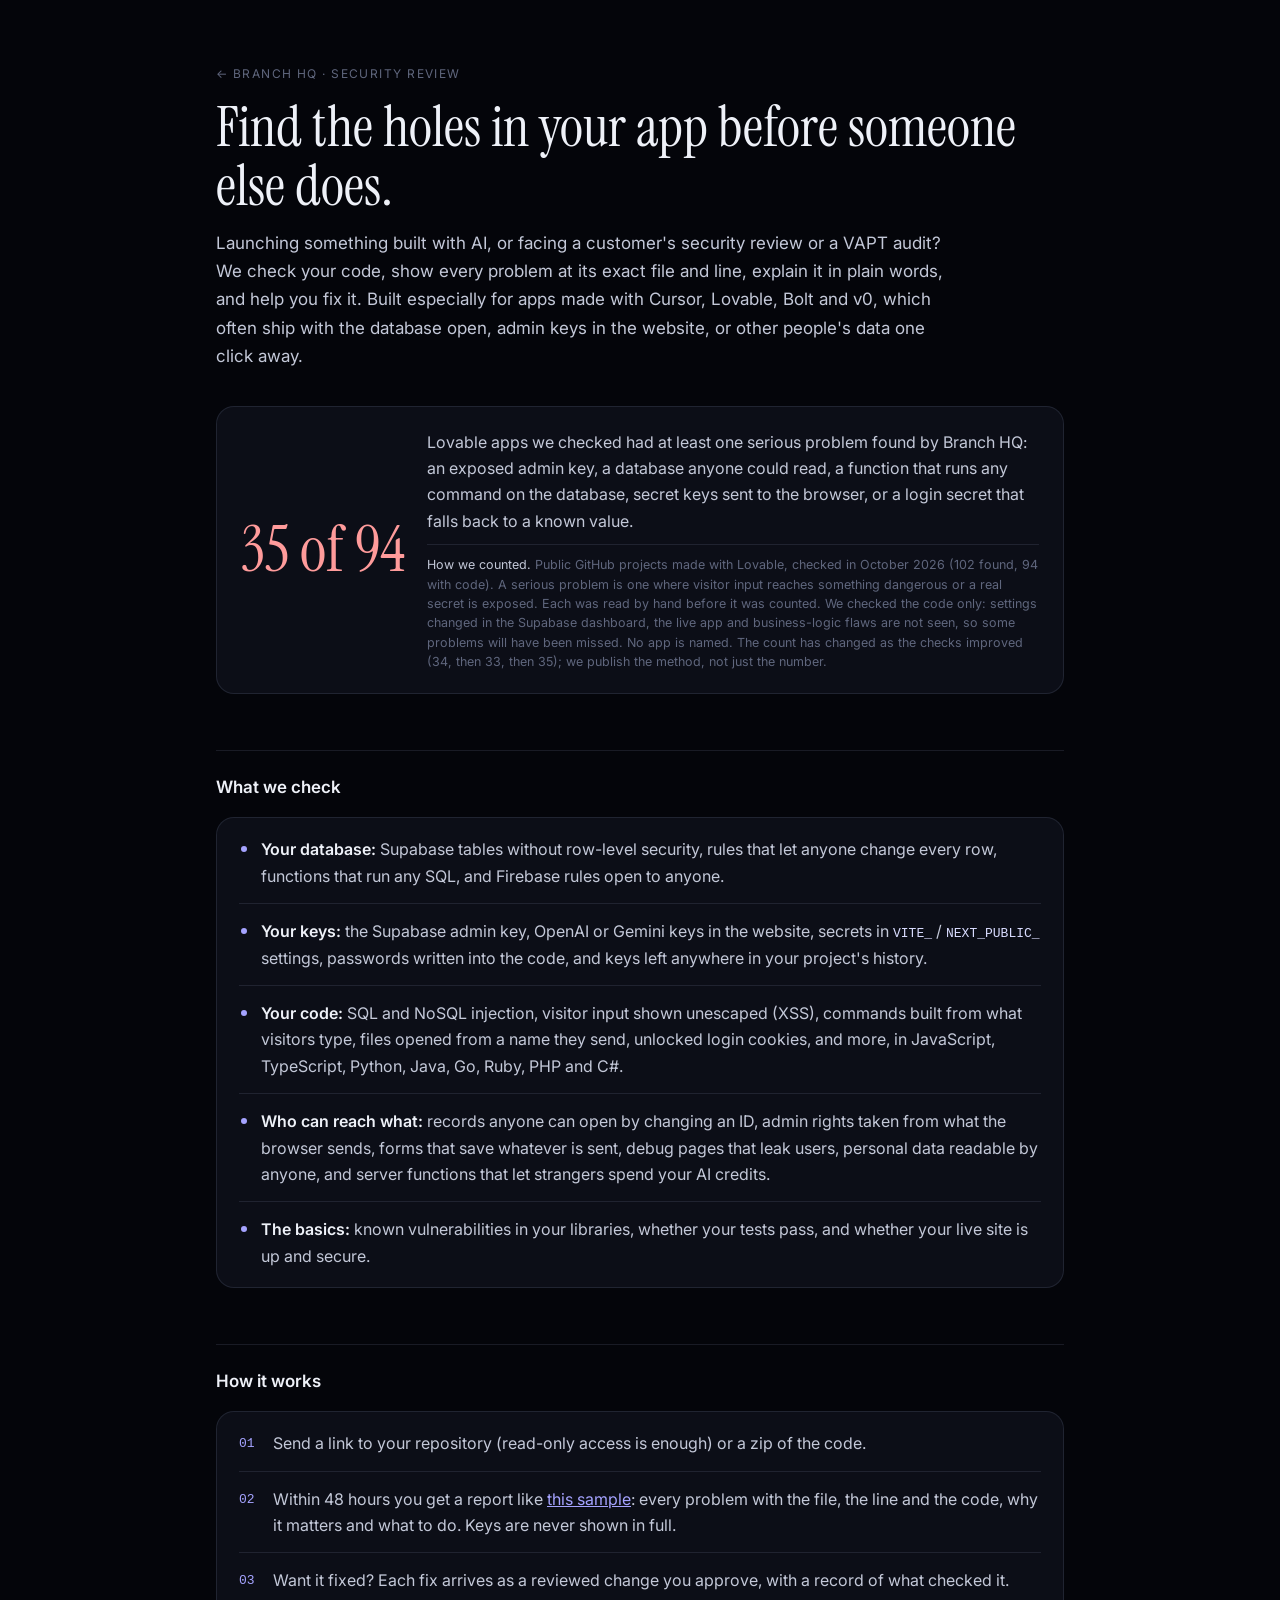
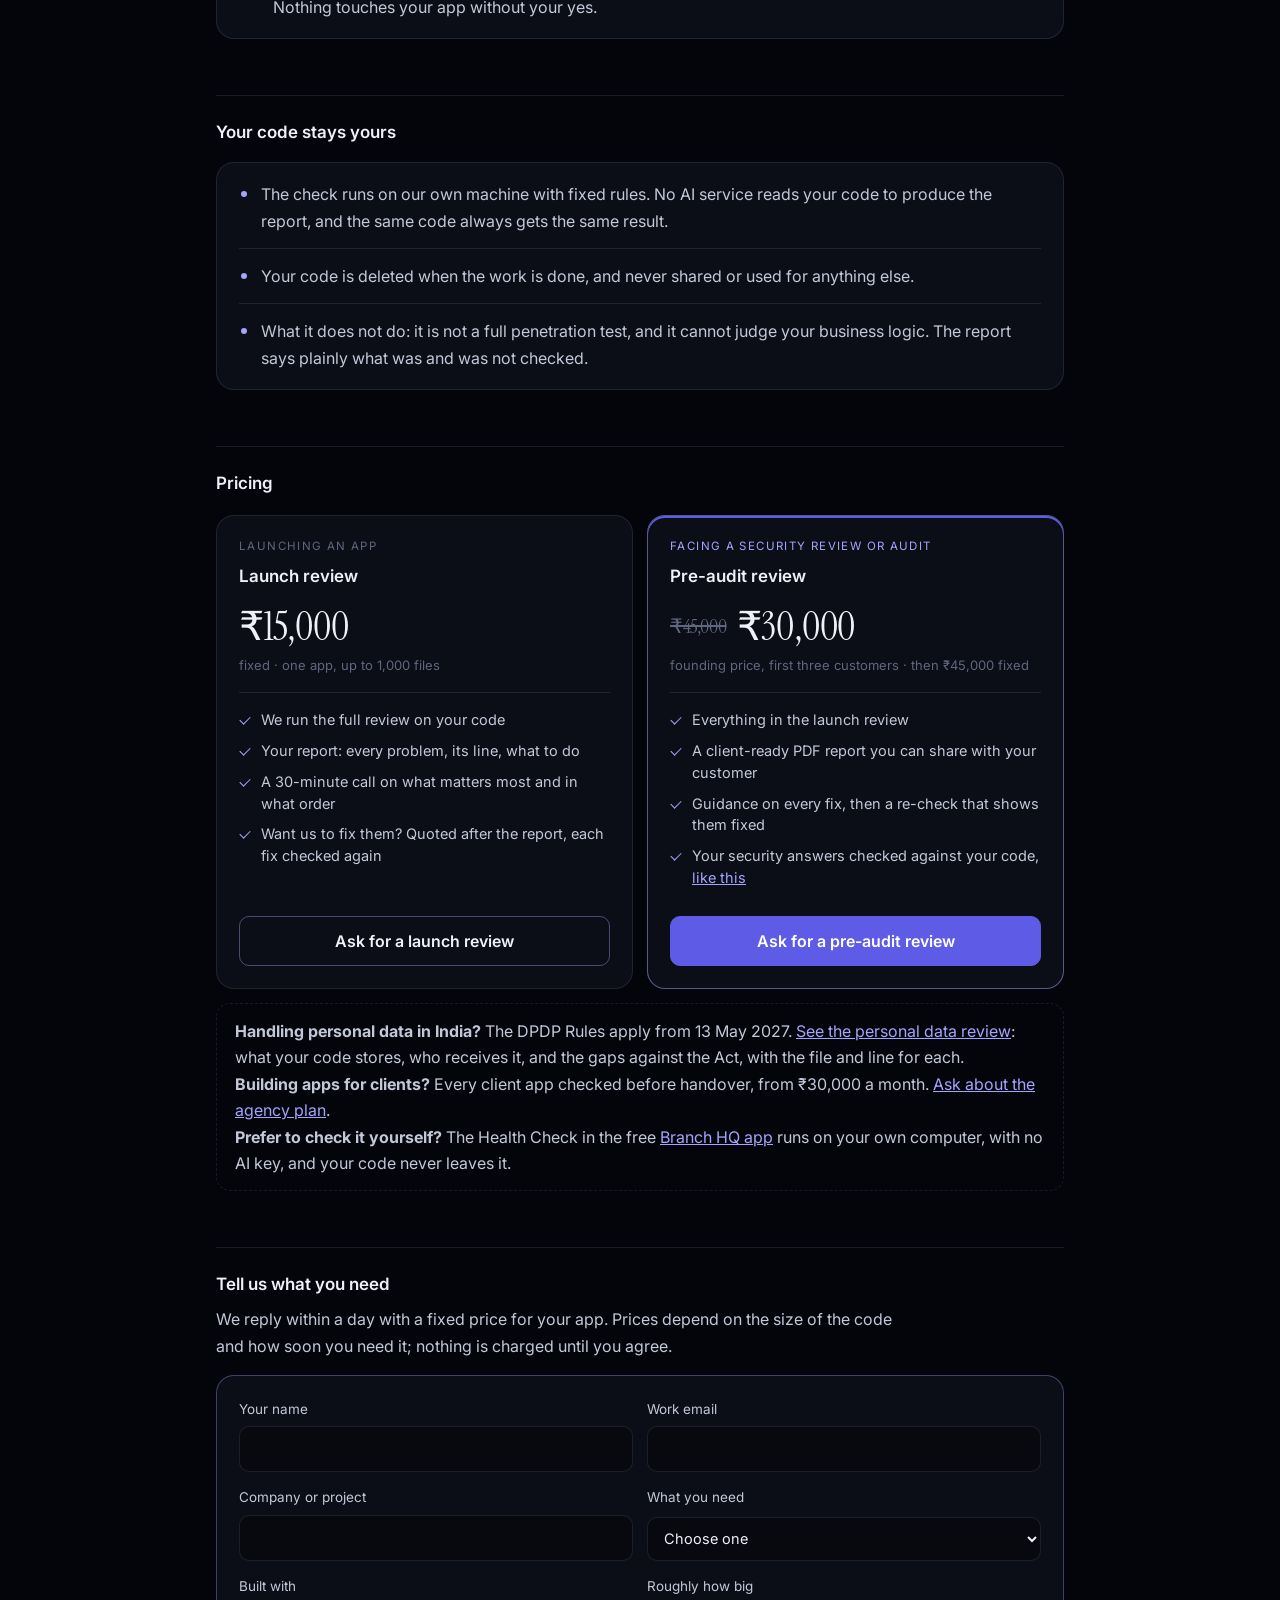
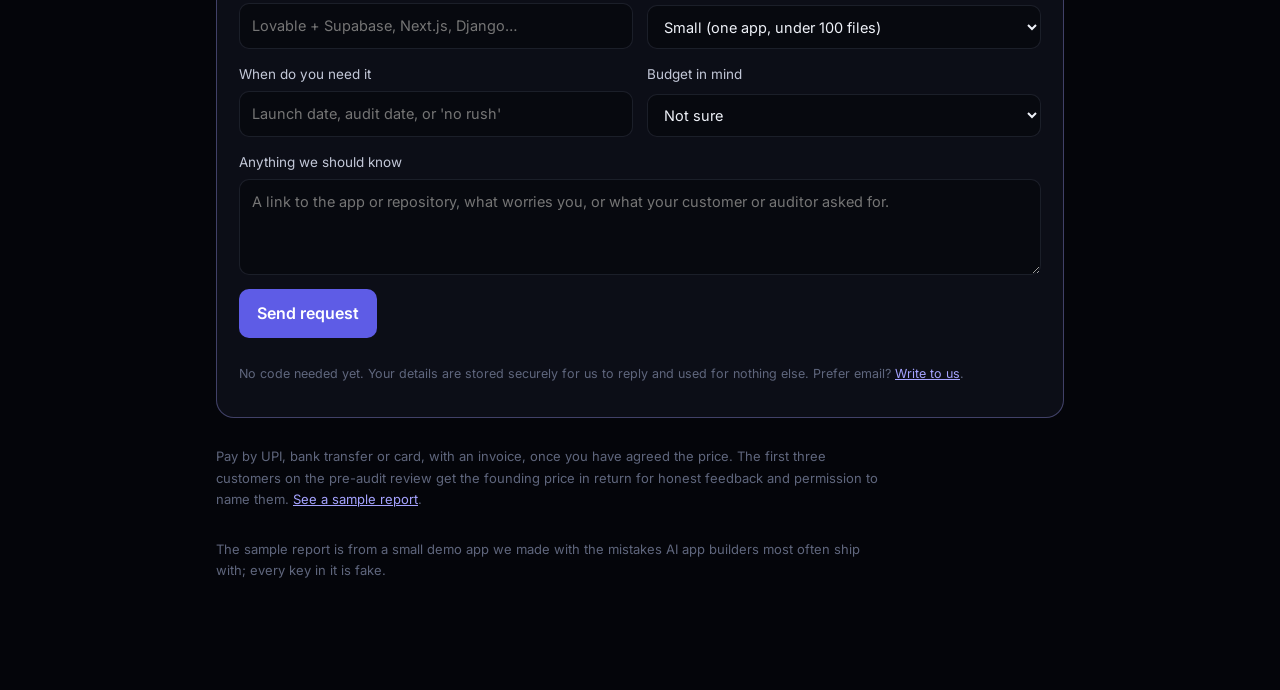
<file: check.html>
<!doctype html>
<html lang="en">
<head>
<meta charset="utf-8">
<meta name="viewport" content="width=device-width, initial-scale=1">
<title>Security Review for Your App</title>
<meta name="description" content="Find and fix the security holes in your app before launch or before an audit: every problem at its exact file and line, explained plainly, with the fixes. Fixed prices from ₹15,000.">
<link rel="icon" type="image/png" href="icon.png">
<link href="https://fonts.googleapis.com/css2?family=Instrument+Serif&family=Inter:wght@400;500;600&display=swap" rel="stylesheet">
<link rel="stylesheet" href="offer.css">
</head>
<body>
<main>
  <div class="eyebrow"><a href="./">&larr; Branch HQ</a> · Security review</div>
  <h1>Find the holes in your app before someone else does.</h1>
  <p class="lead">Launching something built with AI, or facing a customer's security review or a VAPT audit? We check your code, show every problem at its exact file and line, explain it in plain words, and help you fix it. Built especially for apps made with Cursor, Lovable, Bolt and v0, which often ship with the database open, admin keys in the website, or other people's data one click away.</p>

  <div class="stat">
    <b>35 of 94</b>
    <p>Lovable apps we checked had at least one serious problem found by Branch HQ: an exposed admin key, a database anyone could read, a function that runs any command on the database, secret keys sent to the browser, or a login secret that falls back to a known value.
      <small><b>How we counted.</b> Public GitHub projects made with Lovable, checked in October 2026 (102 found, 94 with code). A serious problem is one where visitor input reaches something dangerous or a real secret is exposed. Each was read by hand before it was counted. We checked the code only: settings changed in the Supabase dashboard, the live app and business-logic flaws are not seen, so some problems will have been missed. No app is named. The count has changed as the checks improved (34, then 33, then 35); we publish the method, not just the number.</small></p>
  </div>

  <h2>What we check</h2>
  <ul class="checks">
    <li><strong>Your database:</strong> Supabase tables without row-level security, rules that let anyone change every row, functions that run any SQL, and Firebase rules open to anyone.</li>
    <li><strong>Your keys:</strong> the Supabase admin key, OpenAI or Gemini keys in the website, secrets in <code>VITE_</code> / <code>NEXT_PUBLIC_</code> settings, passwords written into the code, and keys left anywhere in your project's history.</li>
    <li><strong>Your code:</strong> SQL and NoSQL injection, visitor input shown unescaped (XSS), commands built from what visitors type, files opened from a name they send, unlocked login cookies, and more, in JavaScript, TypeScript, Python, Java, Go, Ruby, PHP and C#.</li>
    <li><strong>Who can reach what:</strong> records anyone can open by changing an ID, admin rights taken from what the browser sends, forms that save whatever is sent, debug pages that leak users, personal data readable by anyone, and server functions that let strangers spend your AI credits.</li>
    <li><strong>The basics:</strong> known vulnerabilities in your libraries, whether your tests pass, and whether your live site is up and secure.</li>
  </ul>

  <h2>How it works</h2>
  <ol class="steps">
    <li><span>Send a link to your repository (read-only access is enough) or a zip of the code.</span></li>
    <li><span>Within 48 hours you get a report like <a href="sample-report.html">this sample</a>: every problem with the file, the line and the code, why it matters and what to do. Keys are never shown in full.</span></li>
    <li><span>Want it fixed? Each fix arrives as a reviewed change you approve, with a record of what checked it. Nothing touches your app without your yes.</span></li>
  </ol>

  <h2>Your code stays yours</h2>
  <ul class="checks">
    <li>The check runs on our own machine with fixed rules. No AI service reads your code to produce the report, and the same code always gets the same result.</li>
    <li>Your code is deleted when the work is done, and never shared or used for anything else.</li>
    <li>What it does not do: it is not a full penetration test, and it cannot judge your business logic. The report says plainly what was and was not checked.</li>
  </ul>

  <h2>Pricing</h2>
  <div class="plans">
    <div class="plan">
      <span class="who">Launching an app</span>
      <h3>Launch review</h3>
      <div class="price">₹15,000<small>fixed · one app, up to 1,000 files</small></div>
      <ul>
        <li>We run the full review on your code</li>
        <li>Your report: every problem, its line, what to do</li>
        <li>A 30-minute call on what matters most and in what order</li>
        <li>Want us to fix them? Quoted after the report, each fix checked again</li>
      </ul>
      <a class="btn" href="#request" data-need="Launch review">Ask for a launch review</a>
    </div>
    <div class="plan main">
      <span class="who">Facing a security review or audit</span>
      <h3>Pre-audit review</h3>
      <div class="price"><s>₹45,000</s> ₹30,000<small>founding price, first three customers · then ₹45,000 fixed</small></div>
      <ul>
        <li>Everything in the launch review</li>
        <li>A client-ready PDF report you can share with your customer</li>
        <li>Guidance on every fix, then a re-check that shows them fixed</li>
        <li>Your security answers checked against your code, <a href="claims-vs-code.html">like this</a></li>
      </ul>
      <a class="btn" href="#request" data-need="Pre-audit review">Ask for a pre-audit review</a>
    </div>
  </div>
  <p class="free"><strong>Handling personal data in India?</strong> The DPDP Rules apply from 13 May 2027. <a href="dpdp.html">See the personal data review</a>: what your code stores, who receives it, and the gaps against the Act, with the file and line for each.<br>
  <strong>Building apps for clients?</strong> Every client app checked before handover, from ₹30,000 a month. <a href="#request" data-need="Agency plan">Ask about the agency plan</a>.<br>
  <strong>Prefer to check it yourself?</strong> The Health Check in the free <a href="./#install">Branch HQ app</a> runs on your own computer, with no AI key, and your code never leaves it.</p>
  <h2 id="request">Tell us what you need</h2>
  <p class="lead" style="font-size:16px;margin-top:8px">We reply within a day with a fixed price for your app. Prices depend on the size of the code and how soon you need it; nothing is charged until you agree.</p>
  <form class="request" id="requestForm" action="https://formsubmit.co/shresthakp07@gmail.com" method="POST">
    <input type="hidden" name="_subject" value="Branch HQ: new review request">
    <input type="hidden" name="_template" value="table">
    <input type="hidden" name="_next" value="https://branchhq.online/thanks.html">
    <input type="text" name="_honey" style="display:none" tabindex="-1" autocomplete="off">
    <label>Your name<input name="name" required autocomplete="name"></label>
    <label>Work email<input name="email" type="email" required autocomplete="email"></label>
    <label>Company or project<input name="company" autocomplete="organization"></label>
    <label>What you need
      <select name="need" id="need" required>
        <option value="">Choose one</option>
        <option>Launch review</option>
        <option>Launch review + fixes</option>
        <option>Pre-audit review</option>
        <option>Agency plan</option>
        <option>DPDP evidence pack</option>
        <option>Monthly DPDP evidence</option>
        <option>DPDP partner (consultants and law firms)</option>
        <option>DPDP-ready website</option>
        <option>Not sure yet</option>
      </select></label>
    <label>Built with<input name="stack" placeholder="Lovable + Supabase, Next.js, Django…"></label>
    <label>Roughly how big
      <select name="size">
        <option>Small (one app, under 100 files)</option>
        <option>Medium (100–1,000 files)</option>
        <option>Large (over 1,000 files)</option>
        <option>Several apps</option>
        <option>Don't know</option>
      </select></label>
    <label>When do you need it<input name="deadline" placeholder="Launch date, audit date, or 'no rush'"></label>
    <label>Budget in mind
      <select name="budget">
        <option>Not sure</option>
        <option>Under ₹15,000</option>
        <option>₹15,000–45,000</option>
        <option>₹45,000–1,00,000</option>
        <option>Over ₹1,00,000</option>
      </select></label>
    <label class="wide">Anything we should know<textarea name="details" placeholder="A link to the app or repository, what worries you, or what your customer or auditor asked for."></textarea></label>
    <button type="submit" id="sendBtn">Send request</button>
    <p class="small wide" id="formStatus" role="status" hidden></p>
    <p class="small wide">No code needed yet. Your details are stored securely for us to reply and used for nothing else. Prefer email? <a href="mailto:hello@branchhq.online?subject=Security%20review">Write to us</a>.</p>
  </form>
  <p class="note">Pay by UPI, bank transfer or card, with an invoice, once you have agreed the price. The first three customers on the pre-audit review get the founding price in return for honest feedback and permission to name them. <a href="sample-report.html">See a sample report</a>.</p>
  <script>
    // A plan's button chooses it in the form.
    document.querySelectorAll('a[data-need]').forEach(a => a.addEventListener('click', () => { const s = document.getElementById('need'); if (s) s.value = a.dataset.need }))
    // A plan chosen on another page (dpdp.html links here with ?need=).
    const asked = new URLSearchParams(location.search).get('need'); if (asked) document.getElementById('need').value = asked
    // Sent through FormSubmit; if that service is down or slow (it was, 29 October), the visitor's email app opens
    // with the whole request written out, so no request is lost.
    const form = document.getElementById('requestForm')
    form.addEventListener('submit', async e => {
      e.preventDefault()
      if (form.querySelector('[name=_honey]').value) return
      const btn = document.getElementById('sendBtn'), status = document.getElementById('formStatus')
      btn.disabled = true; btn.textContent = 'Sending…'
      const data = Object.fromEntries(new FormData(form))
      // 1. Our own database (Supabase): visitors may only add a request, never read one. The publishable key is
      //    public by design; the table's rules allow inserting these fields and nothing else.
      const row = { name: data.name, email: data.email, company: data.company || null, need: data.need, stack: data.stack || null, size: data.size || null, deadline: data.deadline || null, budget: data.budget || null, details: data.details || null }
      try {
        const r = await fetch('https://krnevrwutazkdnyxvjnl.supabase.co/rest/v1/review_requests', { method: 'POST', headers: { apikey: 'sb_publishable_53JbsTaRjIclB7cttWKpKg_MXu8sOSl', 'Content-Type': 'application/json', Prefer: 'return=minimal' }, body: JSON.stringify(row), signal: AbortSignal.timeout(10000) })
        if (r.ok) {
          // The request is saved; this only tells the owner it arrived, so it must not hold the visitor up.
          fetch('https://formsubmit.co/ajax/shresthakp07@gmail.com', { method: 'POST', headers: { 'Content-Type': 'application/json', Accept: 'application/json' }, body: JSON.stringify(data), keepalive: true }).catch(() => {})
          location.href = 'thanks.html'; return
        }
      } catch { /* try the next way */ }
      // 2. FormSubmit, to the owner's email.
      try {
        const r = await fetch('https://formsubmit.co/ajax/shresthakp07@gmail.com', { method: 'POST', headers: { 'Content-Type': 'application/json', Accept: 'application/json' }, body: JSON.stringify(data), signal: AbortSignal.timeout(10000) })
        const j = await r.json().catch(() => ({}))
        if (r.ok && String(j.success) === 'true') { location.href = 'thanks.html'; return }
        throw new Error('not sent')
      } catch {
        const lines = ['Name: ' + data.name, 'Email: ' + data.email, 'Company: ' + (data.company || '-'), 'Need: ' + data.need, 'Built with: ' + (data.stack || '-'), 'Size: ' + data.size, 'When: ' + (data.deadline || '-'), 'Budget: ' + data.budget, '', data.details || '']
        status.hidden = false
        status.textContent = 'Our form service is not answering right now, so your email app will open with your request written out. Just press send.'
        location.href = 'mailto:hello@branchhq.online?subject=' + encodeURIComponent('Security review request: ' + data.need) + '&body=' + encodeURIComponent(lines.join('\n'))
      } finally { btn.disabled = false; btn.textContent = 'Send request' }
    })
  </script>

  <p class="note">The sample report is from a small demo app we made with the mistakes AI app builders most often ship with; every key in it is fake.</p>
</main>
</body>
</html>
</file>
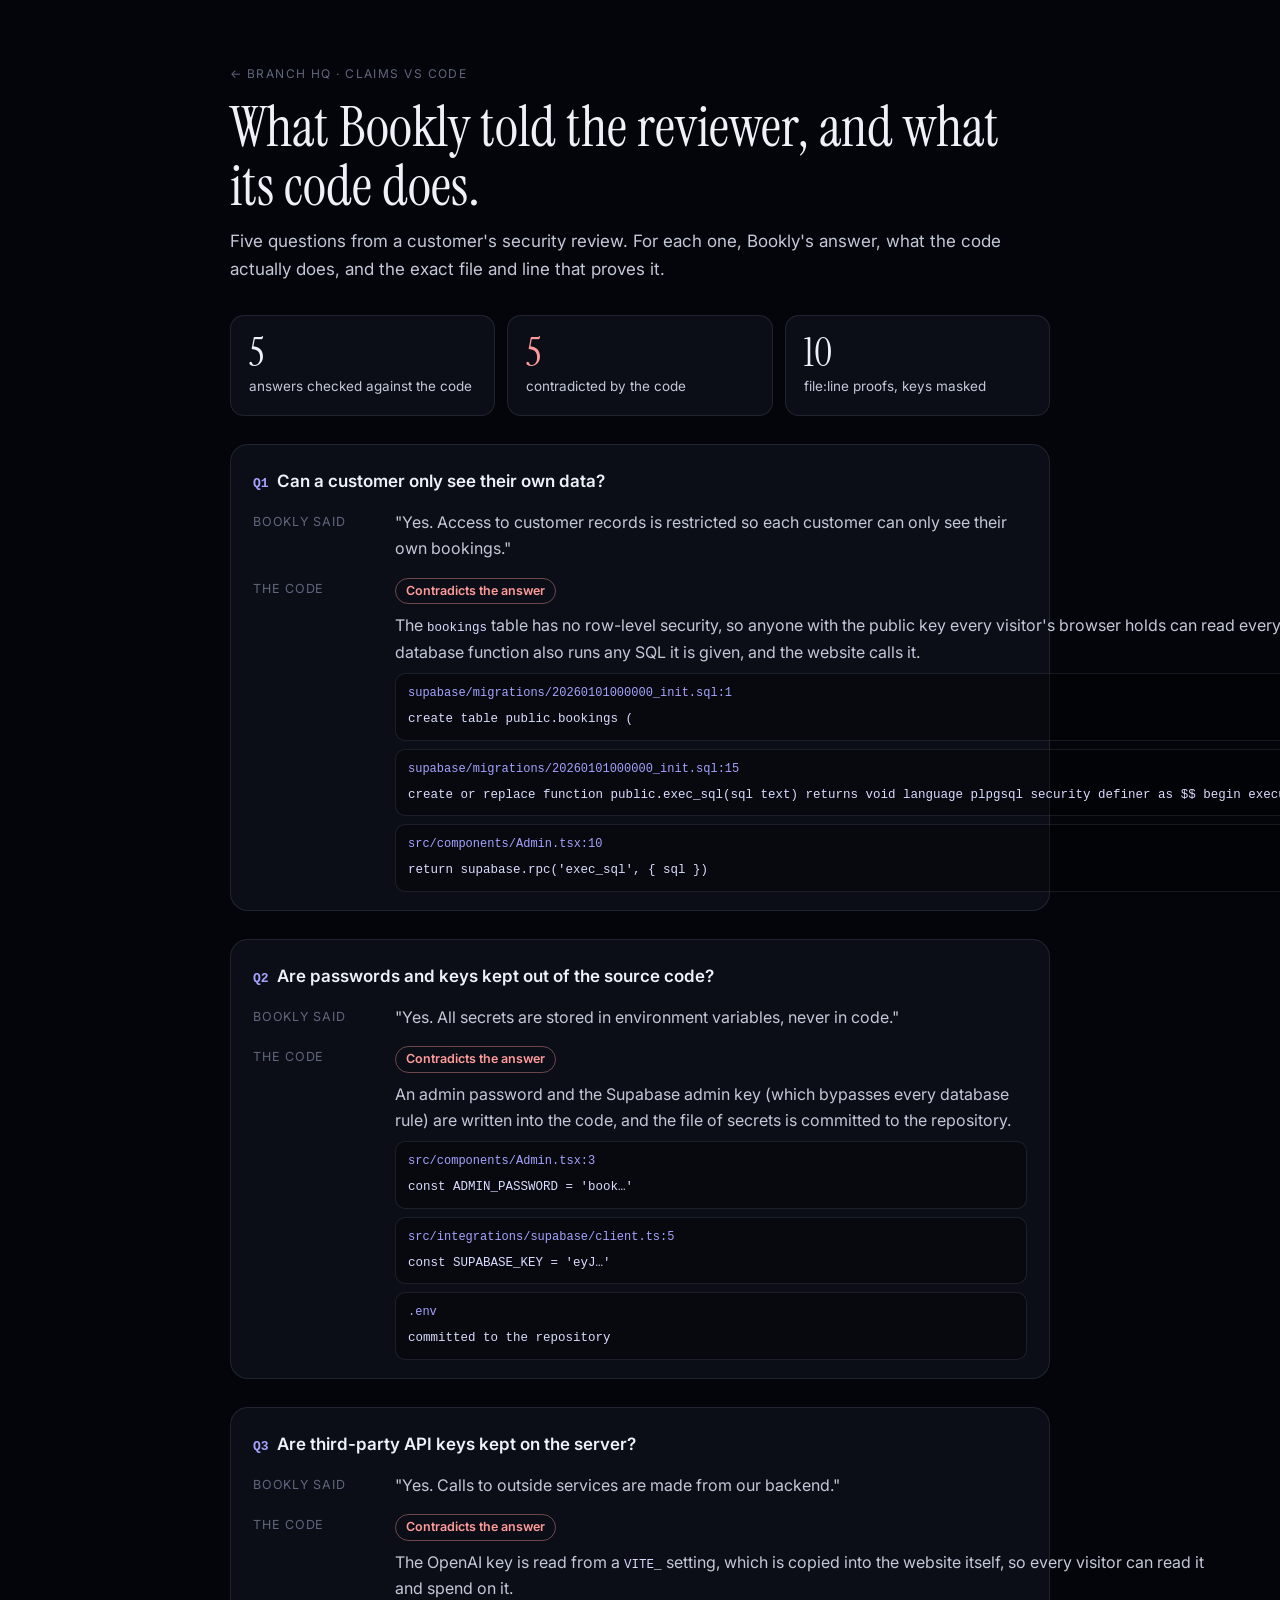
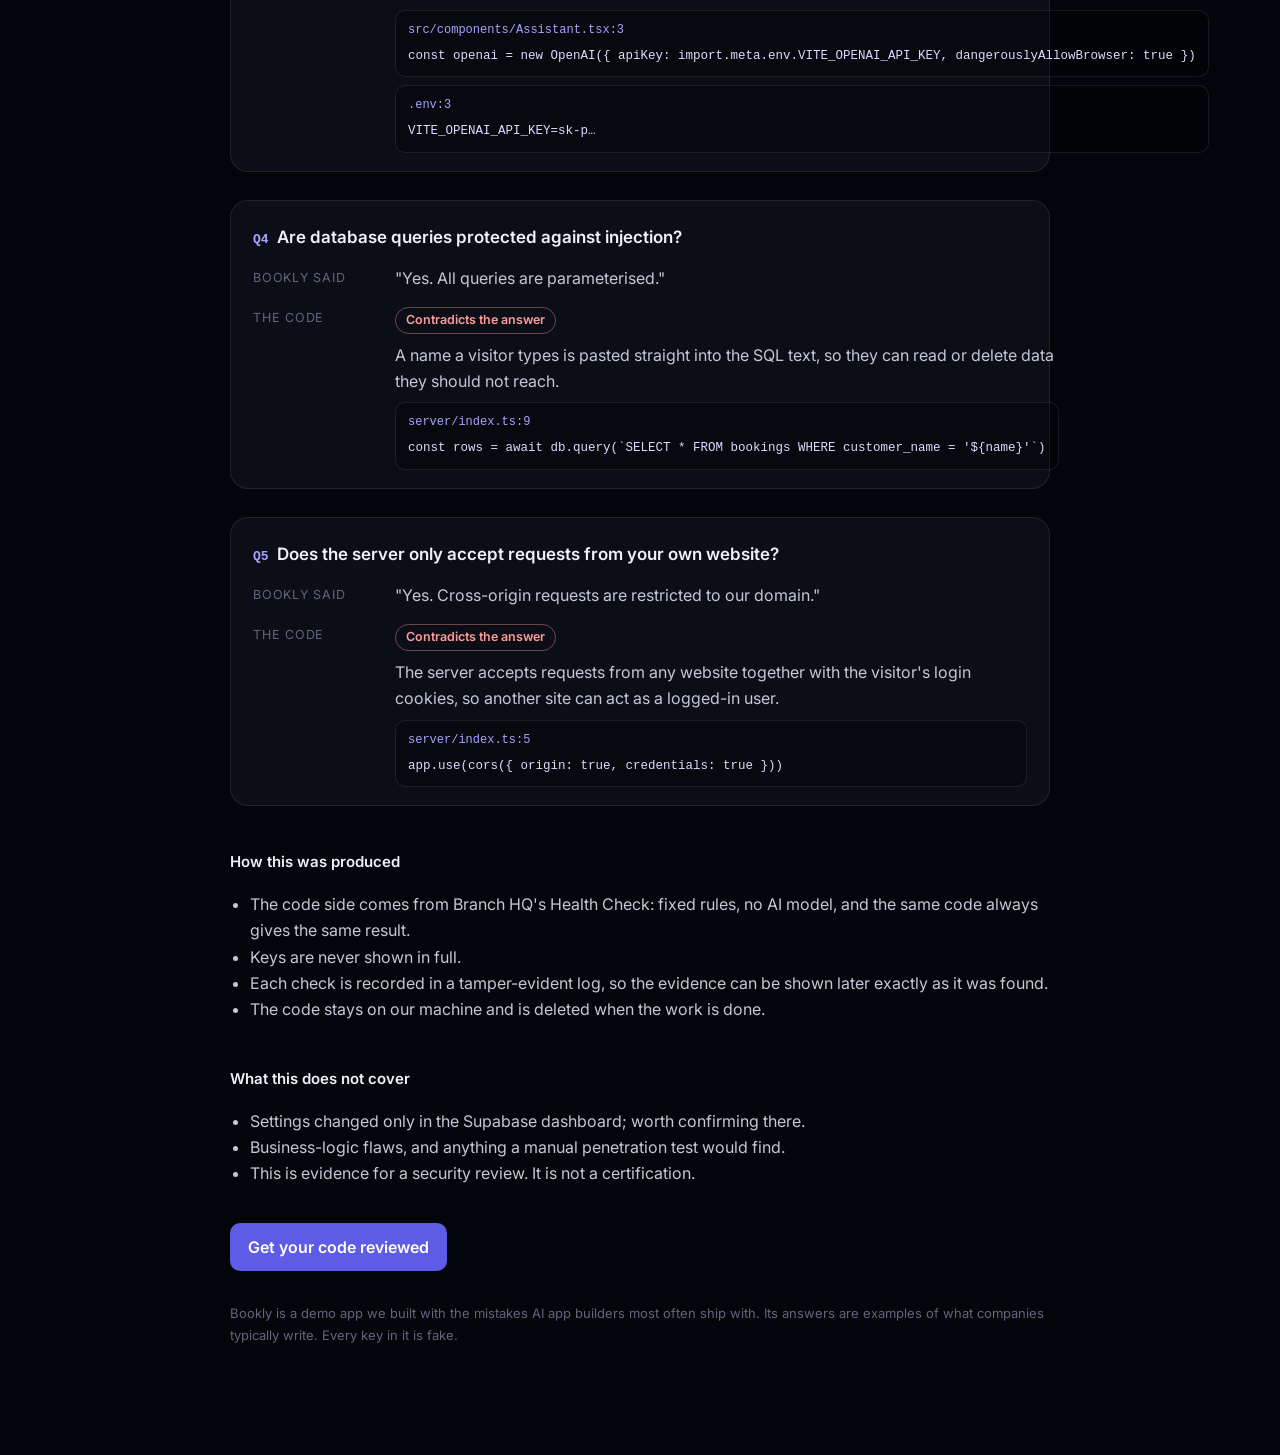
<file: claims-vs-code.html>
<!doctype html>
<html lang="en">
<head>
<meta charset="utf-8">
<meta name="viewport" content="width=device-width, initial-scale=1">
<title>Claims vs Code</title>
<meta name="description" content="Five questions a customer's security reviewer asks, what the company answered, and what its code actually does, with the file and line as proof.">
<link rel="icon" type="image/png" href="icon.png">
<link href="https://fonts.googleapis.com/css2?family=Instrument+Serif&family=Inter:wght@400;500;600&display=swap" rel="stylesheet">
<style>
  :root { --accent: #5e5ce6; --accent-soft: #a5a3ff; --text: #eef1f8; --muted: #c3c8d8; --faint: #5f667d; --card: rgba(16, 19, 30, 0.72); --line: rgba(190, 205, 255, 0.11); --bad: #ff9b9b; --ok: #8fe3b0; }
  body { margin: 0; background: #04050a; color: var(--text); font-family: Inter, -apple-system, 'Segoe UI', sans-serif; line-height: 1.65; }
  main { max-width: 820px; margin: 0 auto; padding: 64px 16px 96px; }
  a { color: var(--accent-soft); }
  .eyebrow { font-size: 12px; letter-spacing: .12em; text-transform: uppercase; color: var(--faint); }
  h1 { font-family: 'Instrument Serif', Georgia, serif; font-weight: 400; font-size: clamp(36px, 6vw, 56px); line-height: 1.05; margin: 14px 0 12px; }
  .lead { font-size: 17px; color: var(--muted); margin: 0; }
  .summary { margin: 32px 0 0; display: grid; grid-template-columns: repeat(3, 1fr); gap: 12px; }
  .summary div { background: var(--card); border: 1px solid var(--line); border-radius: 14px; padding: 16px 18px; }
  .summary b { display: block; font-family: 'Instrument Serif', Georgia, serif; font-weight: 400; font-size: 40px; line-height: 1; }
  .summary span { color: var(--muted); font-size: 13.5px; }
  .q { margin: 28px 0 0; background: var(--card); border: 1px solid var(--line); border-radius: 18px; padding: 22px 22px 18px; }
  .q h2 { margin: 0; font-size: 17px; font-weight: 600; }
  .q .num { font-family: ui-monospace, Menlo, monospace; color: var(--accent-soft); font-size: 13px; margin-right: 8px; }
  .row { display: grid; grid-template-columns: 130px 1fr; gap: 12px; margin-top: 14px; }
  .row .label { color: var(--faint); font-size: 12.5px; letter-spacing: .06em; text-transform: uppercase; padding-top: 3px; }
  .row p { margin: 0; color: var(--muted); }
  .verdict { display: inline-block; font-size: 12.5px; font-weight: 600; border-radius: 999px; padding: 2px 10px; border: 1px solid; }
  .verdict.bad { color: var(--bad); border-color: rgba(255, 155, 155, .4); }
  pre { margin: 8px 0 0; background: rgba(0, 0, 0, .35); border: 1px solid var(--line); border-radius: 10px; padding: 10px 12px; overflow-x: auto; }
  code { font-family: ui-monospace, Menlo, monospace; font-size: 12.5px; color: #d9dcff; }
  .at { display: block; color: var(--accent-soft); font-size: 12px; margin-bottom: 4px; }
  h3 { font-size: 15px; font-weight: 600; margin: 44px 0 0; }
  ul { color: var(--muted); padding-left: 20px; }
  .note { margin-top: 32px; color: var(--faint); font-size: 13px; }
  @media (max-width: 600px) { .summary { grid-template-columns: 1fr; } .row { grid-template-columns: 1fr; gap: 2px; } }
</style>
</head>
<body>
<main>
  <div class="eyebrow"><a href="./" style="color:inherit;text-decoration:none">← Branch HQ</a> · Claims vs code</div>
  <h1>What Bookly told the reviewer, and what its code does.</h1>
  <p class="lead">Five questions from a customer's security review. For each one, Bookly's answer, what the code actually does, and the exact file and line that proves it.</p>

  <div class="summary">
    <div><b>5</b><span>answers checked against the code</span></div>
    <div><b style="color:var(--bad)">5</b><span>contradicted by the code</span></div>
    <div><b>10</b><span>file:line proofs, keys masked</span></div>
  </div>

  <section class="q">
    <h2><span class="num">Q1</span>Can a customer only see their own data?</h2>
    <div class="row"><div class="label">Bookly said</div><p>"Yes. Access to customer records is restricted so each customer can only see their own bookings."</p></div>
    <div class="row"><div class="label">The code</div><div><span class="verdict bad">Contradicts the answer</span>
      <p style="margin-top:8px">The <code>bookings</code> table has no row-level security, so anyone with the public key every visitor's browser holds can read every booking. A database function also runs any SQL it is given, and the website calls it.</p>
      <pre><span class="at">supabase/migrations/20260101000000_init.sql:1</span><code>create table public.bookings (</code></pre>
      <pre><span class="at">supabase/migrations/20260101000000_init.sql:15</span><code>create or replace function public.exec_sql(sql text) returns void language plpgsql security definer as $$ begin execute sql; end $$;</code></pre>
      <pre><span class="at">src/components/Admin.tsx:10</span><code>return supabase.rpc('exec_sql', { sql })</code></pre></div></div>
  </section>

  <section class="q">
    <h2><span class="num">Q2</span>Are passwords and keys kept out of the source code?</h2>
    <div class="row"><div class="label">Bookly said</div><p>"Yes. All secrets are stored in environment variables, never in code."</p></div>
    <div class="row"><div class="label">The code</div><div><span class="verdict bad">Contradicts the answer</span>
      <p style="margin-top:8px">An admin password and the Supabase admin key (which bypasses every database rule) are written into the code, and the file of secrets is committed to the repository.</p>
      <pre><span class="at">src/components/Admin.tsx:3</span><code>const ADMIN_PASSWORD = 'book…'</code></pre>
      <pre><span class="at">src/integrations/supabase/client.ts:5</span><code>const SUPABASE_KEY = 'eyJ…'</code></pre>
      <pre><span class="at">.env</span><code>committed to the repository</code></pre></div></div>
  </section>

  <section class="q">
    <h2><span class="num">Q3</span>Are third-party API keys kept on the server?</h2>
    <div class="row"><div class="label">Bookly said</div><p>"Yes. Calls to outside services are made from our backend."</p></div>
    <div class="row"><div class="label">The code</div><div><span class="verdict bad">Contradicts the answer</span>
      <p style="margin-top:8px">The OpenAI key is read from a <code>VITE_</code> setting, which is copied into the website itself, so every visitor can read it and spend on it.</p>
      <pre><span class="at">src/components/Assistant.tsx:3</span><code>const openai = new OpenAI({ apiKey: import.meta.env.VITE_OPENAI_API_KEY, dangerouslyAllowBrowser: true })</code></pre>
      <pre><span class="at">.env:3</span><code>VITE_OPENAI_API_KEY=sk-p…</code></pre></div></div>
  </section>

  <section class="q">
    <h2><span class="num">Q4</span>Are database queries protected against injection?</h2>
    <div class="row"><div class="label">Bookly said</div><p>"Yes. All queries are parameterised."</p></div>
    <div class="row"><div class="label">The code</div><div><span class="verdict bad">Contradicts the answer</span>
      <p style="margin-top:8px">A name a visitor types is pasted straight into the SQL text, so they can read or delete data they should not reach.</p>
      <pre><span class="at">server/index.ts:9</span><code>const rows = await db.query(`SELECT * FROM bookings WHERE customer_name = '${name}'`)</code></pre></div></div>
  </section>

  <section class="q">
    <h2><span class="num">Q5</span>Does the server only accept requests from your own website?</h2>
    <div class="row"><div class="label">Bookly said</div><p>"Yes. Cross-origin requests are restricted to our domain."</p></div>
    <div class="row"><div class="label">The code</div><div><span class="verdict bad">Contradicts the answer</span>
      <p style="margin-top:8px">The server accepts requests from any website together with the visitor's login cookies, so another site can act as a logged-in user.</p>
      <pre><span class="at">server/index.ts:5</span><code>app.use(cors({ origin: true, credentials: true }))</code></pre></div></div>
  </section>

  <h3>How this was produced</h3>
  <ul>
    <li>The code side comes from Branch HQ's Health Check: fixed rules, no AI model, and the same code always gives the same result.</li>
    <li>Keys are never shown in full.</li>
    <li>Each check is recorded in a tamper-evident log, so the evidence can be shown later exactly as it was found.</li>
    <li>The code stays on our machine and is deleted when the work is done.</li>
  </ul>

  <h3>What this does not cover</h3>
  <ul>
    <li>Settings changed only in the Supabase dashboard; worth confirming there.</li>
    <li>Business-logic flaws, and anything a manual penetration test would find.</li>
    <li>This is evidence for a security review. It is not a certification.</li>
  </ul>

  <p style="margin-top:36px"><a href="check.html" style="display:inline-block;background:var(--accent);color:#fff;text-decoration:none;font-weight:600;border-radius:10px;padding:11px 18px">Get your code reviewed</a></p>

  <p class="note">Bookly is a demo app we built with the mistakes AI app builders most often ship with. Its answers are examples of what companies typically write. Every key in it is fake.</p>
</main>
</body>
</html>
</file>
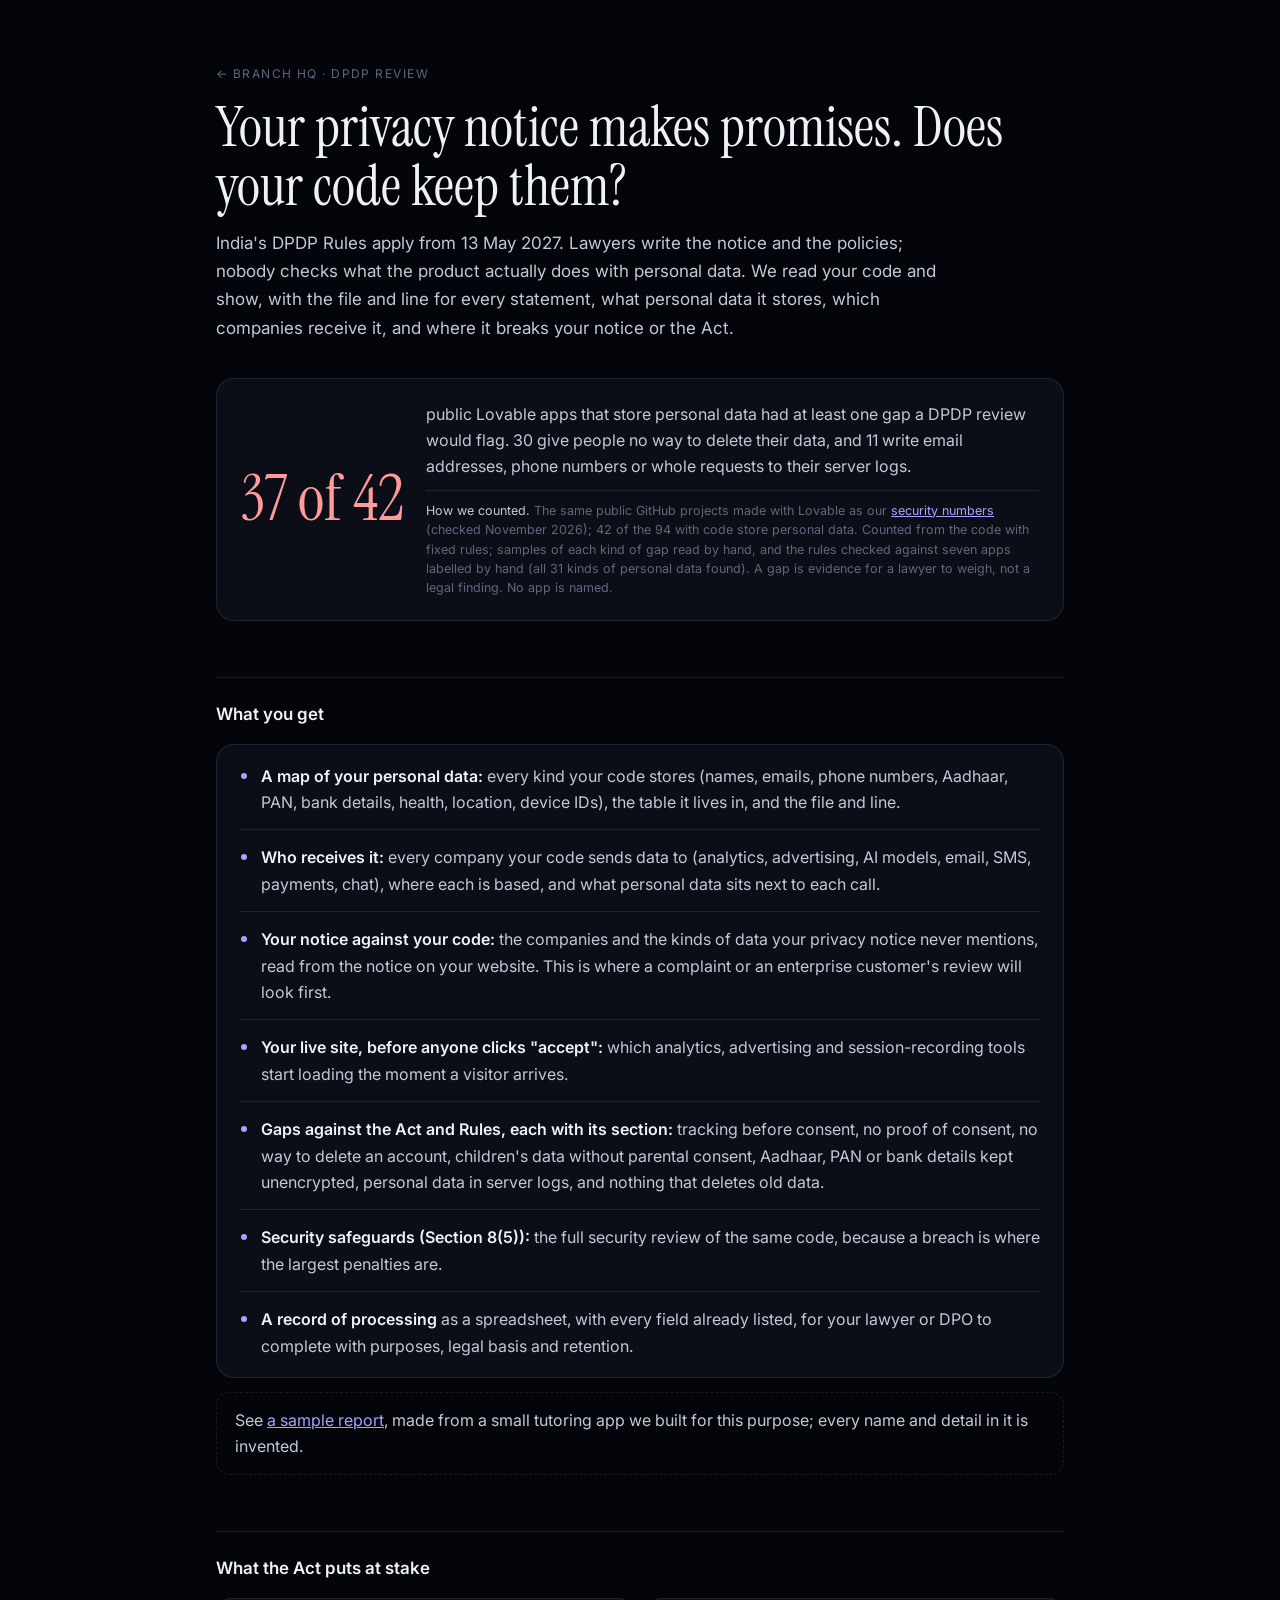
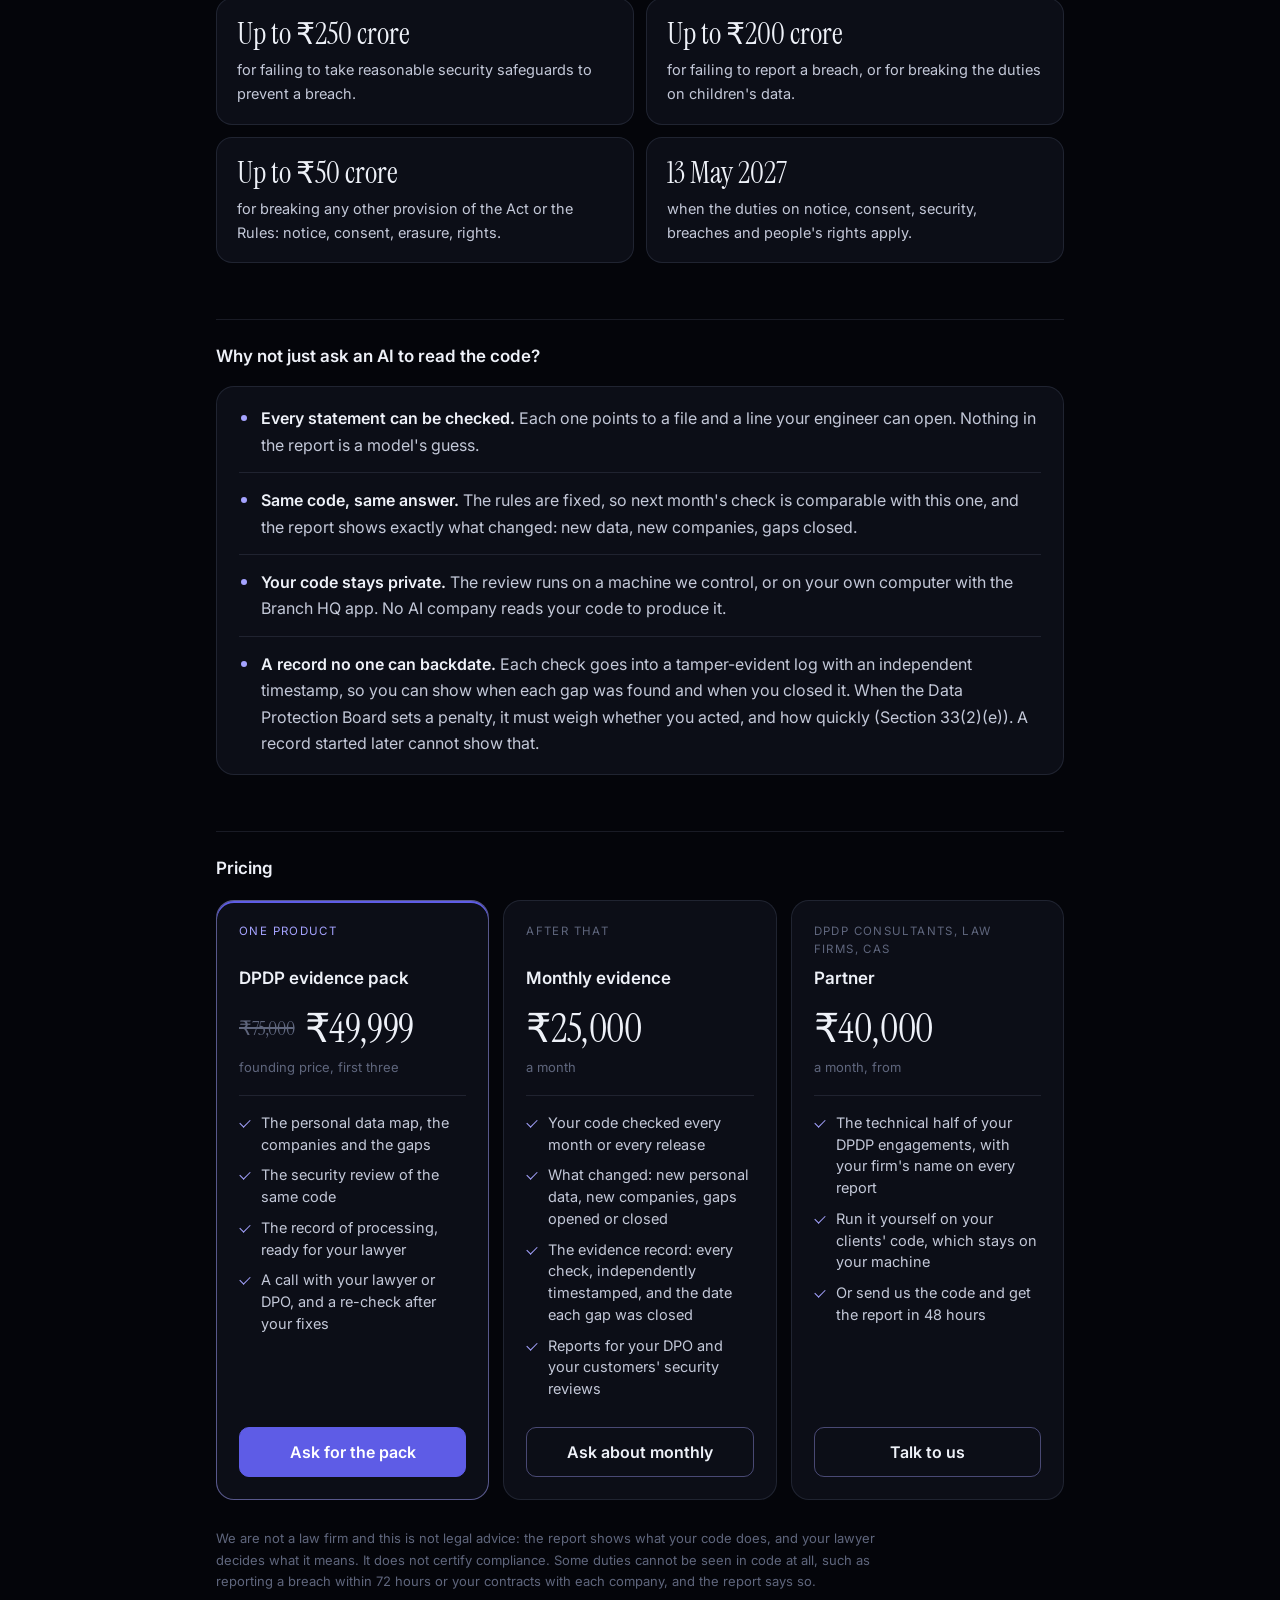
<file: dpdp.html>
<!doctype html>
<html lang="en">
<head>
<meta charset="utf-8">
<meta name="viewport" content="width=device-width, initial-scale=1">
<title>DPDP Review From Your Code</title>
<meta name="description" content="India's DPDP Rules apply from 13 May 2027. We read your code and show what personal data it stores, which companies receive it, and where it breaks your privacy notice or the Act, with the file and line for every statement.">
<link rel="icon" type="image/png" href="icon.png">
<link href="https://fonts.googleapis.com/css2?family=Instrument+Serif&family=Inter:wght@400;500;600&display=swap" rel="stylesheet">
<link rel="stylesheet" href="offer.css">
</head>
<body>
<main>
  <div class="eyebrow"><a href="./">&larr; Branch HQ</a> · DPDP review</div>
  <h1>Your privacy notice makes promises. Does your code keep them?</h1>
  <p class="lead">India's DPDP Rules apply from 13 May 2027. Lawyers write the notice and the policies; nobody checks what the product actually does with personal data. We read your code and show, with the file and line for every statement, what personal data it stores, which companies receive it, and where it breaks your notice or the Act.</p>

  <div class="stat">
    <b>37 of 42</b>
    <p>public Lovable apps that store personal data had at least one gap a DPDP review would flag. 30 give people no way to delete their data, and 11 write email addresses, phone numbers or whole requests to their server logs.
      <small><b>How we counted.</b> The same public GitHub projects made with Lovable as our <a href="check.html">security numbers</a> (checked November 2026); 42 of the 94 with code store personal data. Counted from the code with fixed rules; samples of each kind of gap read by hand, and the rules checked against seven apps labelled by hand (all 31 kinds of personal data found). A gap is evidence for a lawyer to weigh, not a legal finding. No app is named.</small></p>
  </div>

  <h2>What you get</h2>
  <ul class="checks">
    <li><strong>A map of your personal data:</strong> every kind your code stores (names, emails, phone numbers, Aadhaar, PAN, bank details, health, location, device IDs), the table it lives in, and the file and line.</li>
    <li><strong>Who receives it:</strong> every company your code sends data to (analytics, advertising, AI models, email, SMS, payments, chat), where each is based, and what personal data sits next to each call.</li>
    <li><strong>Your notice against your code:</strong> the companies and the kinds of data your privacy notice never mentions, read from the notice on your website. This is where a complaint or an enterprise customer's review will look first.</li>
    <li><strong>Your live site, before anyone clicks "accept":</strong> which analytics, advertising and session-recording tools start loading the moment a visitor arrives.</li>
    <li><strong>Gaps against the Act and Rules, each with its section:</strong> tracking before consent, no proof of consent, no way to delete an account, children's data without parental consent, Aadhaar, PAN or bank details kept unencrypted, personal data in server logs, and nothing that deletes old data.</li>
    <li><strong>Security safeguards (Section 8(5)):</strong> the full security review of the same code, because a breach is where the largest penalties are.</li>
    <li><strong>A record of processing</strong> as a spreadsheet, with every field already listed, for your lawyer or DPO to complete with purposes, legal basis and retention.</li>
  </ul>
  <p class="free">See <a href="sample-dpdp-report.html">a sample report</a>, made from a small tutoring app we built for this purpose; every name and detail in it is invented.</p>

  <h2>What the Act puts at stake</h2>
  <div class="law">
    <div><b>Up to ₹250 crore</b>for failing to take reasonable security safeguards to prevent a breach.</div>
    <div><b>Up to ₹200 crore</b>for failing to report a breach, or for breaking the duties on children's data.</div>
    <div><b>Up to ₹50 crore</b>for breaking any other provision of the Act or the Rules: notice, consent, erasure, rights.</div>
    <div><b>13 May 2027</b>when the duties on notice, consent, security, breaches and people's rights apply.</div>
  </div>

  <h2>Why not just ask an AI to read the code?</h2>
  <ul class="checks">
    <li><strong>Every statement can be checked.</strong> Each one points to a file and a line your engineer can open. Nothing in the report is a model's guess.</li>
    <li><strong>Same code, same answer.</strong> The rules are fixed, so next month's check is comparable with this one, and the report shows exactly what changed: new data, new companies, gaps closed.</li>
    <li><strong>Your code stays private.</strong> The review runs on a machine we control, or on your own computer with the Branch HQ app. No AI company reads your code to produce it.</li>
    <li><strong>A record no one can backdate.</strong> Each check goes into a tamper-evident log with an independent timestamp, so you can show when each gap was found and when you closed it. When the Data Protection Board sets a penalty, it must weigh whether you acted, and how quickly (Section 33(2)(e)). A record started later cannot show that.</li>
  </ul>

  <h2>Pricing</h2>
  <div class="plans three">
    <div class="plan main">
      <span class="who">One product</span>
      <h3>DPDP evidence pack</h3>
      <div class="price"><s>₹75,000</s> ₹49,999<small>founding price, first three</small></div>
      <ul>
        <li>The personal data map, the companies and the gaps</li>
        <li>The security review of the same code</li>
        <li>The record of processing, ready for your lawyer</li>
        <li>A call with your lawyer or DPO, and a re-check after your fixes</li>
      </ul>
      <a class="btn" href="check.html?need=DPDP%20evidence%20pack#request">Ask for the pack</a>
    </div>
    <div class="plan">
      <span class="who">After that</span>
      <h3>Monthly evidence</h3>
      <div class="price">₹25,000<small>a month</small></div>
      <ul>
        <li>Your code checked every month or every release</li>
        <li>What changed: new personal data, new companies, gaps opened or closed</li>
        <li>The evidence record: every check, independently timestamped, and the date each gap was closed</li>
        <li>Reports for your DPO and your customers' security reviews</li>
      </ul>
      <a class="btn" href="check.html?need=Monthly%20DPDP%20evidence#request">Ask about monthly</a>
    </div>
    <div class="plan">
      <span class="who">DPDP consultants, law firms, CAs</span>
      <h3>Partner</h3>
      <div class="price">₹40,000<small>a month, from</small></div>
      <ul>
        <li>The technical half of your DPDP engagements, with your firm's name on every report</li>
        <li>Run it yourself on your clients' code, which stays on your machine</li>
        <li>Or send us the code and get the report in 48 hours</li>
      </ul>
      <a class="btn" href="check.html?need=DPDP%20partner%20(consultants%20and%20law%20firms)#request">Talk to us</a>
    </div>
  </div>
  <p class="note">We are not a law firm and this is not legal advice: the report shows what your code does, and your lawyer decides what it means. It does not certify compliance. Some duties cannot be seen in code at all, such as reporting a breach within 72 hours or your contracts with each company, and the report says so.</p>
</main>
</body>
</html>
</file>
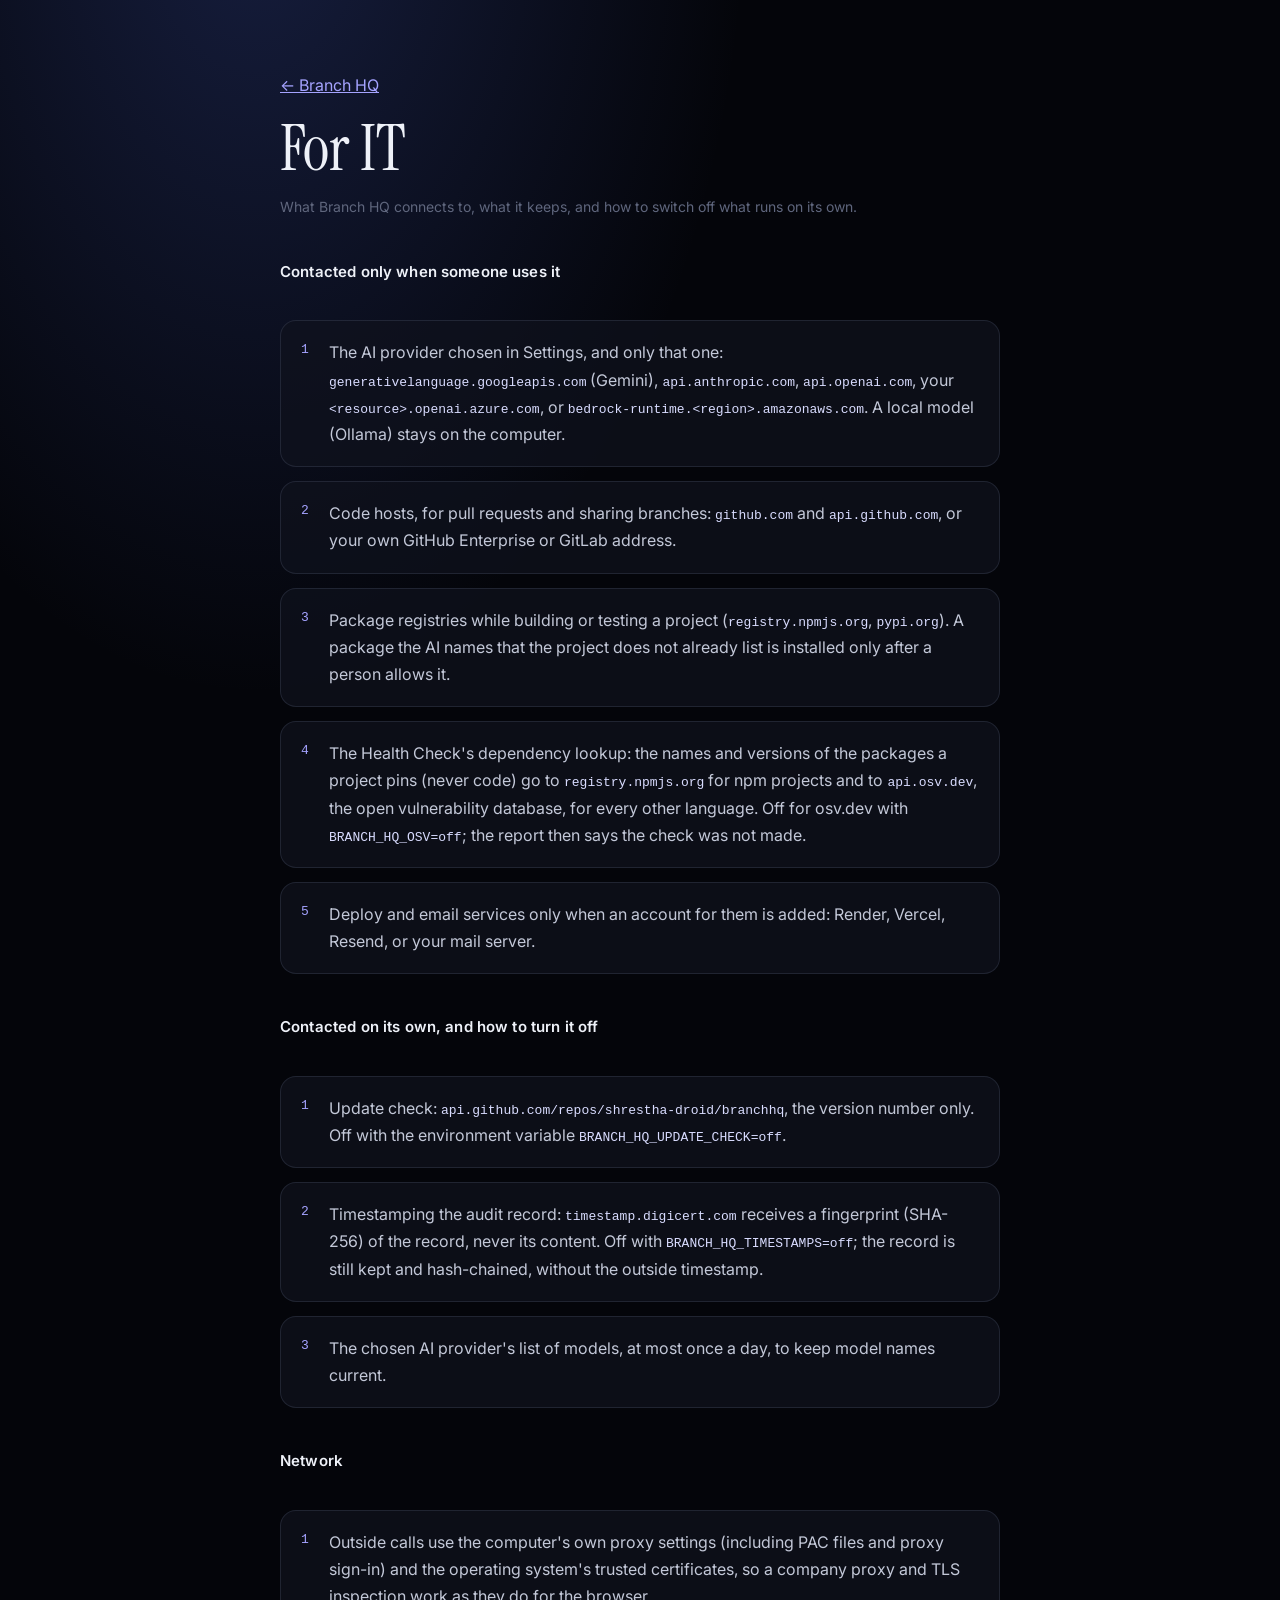
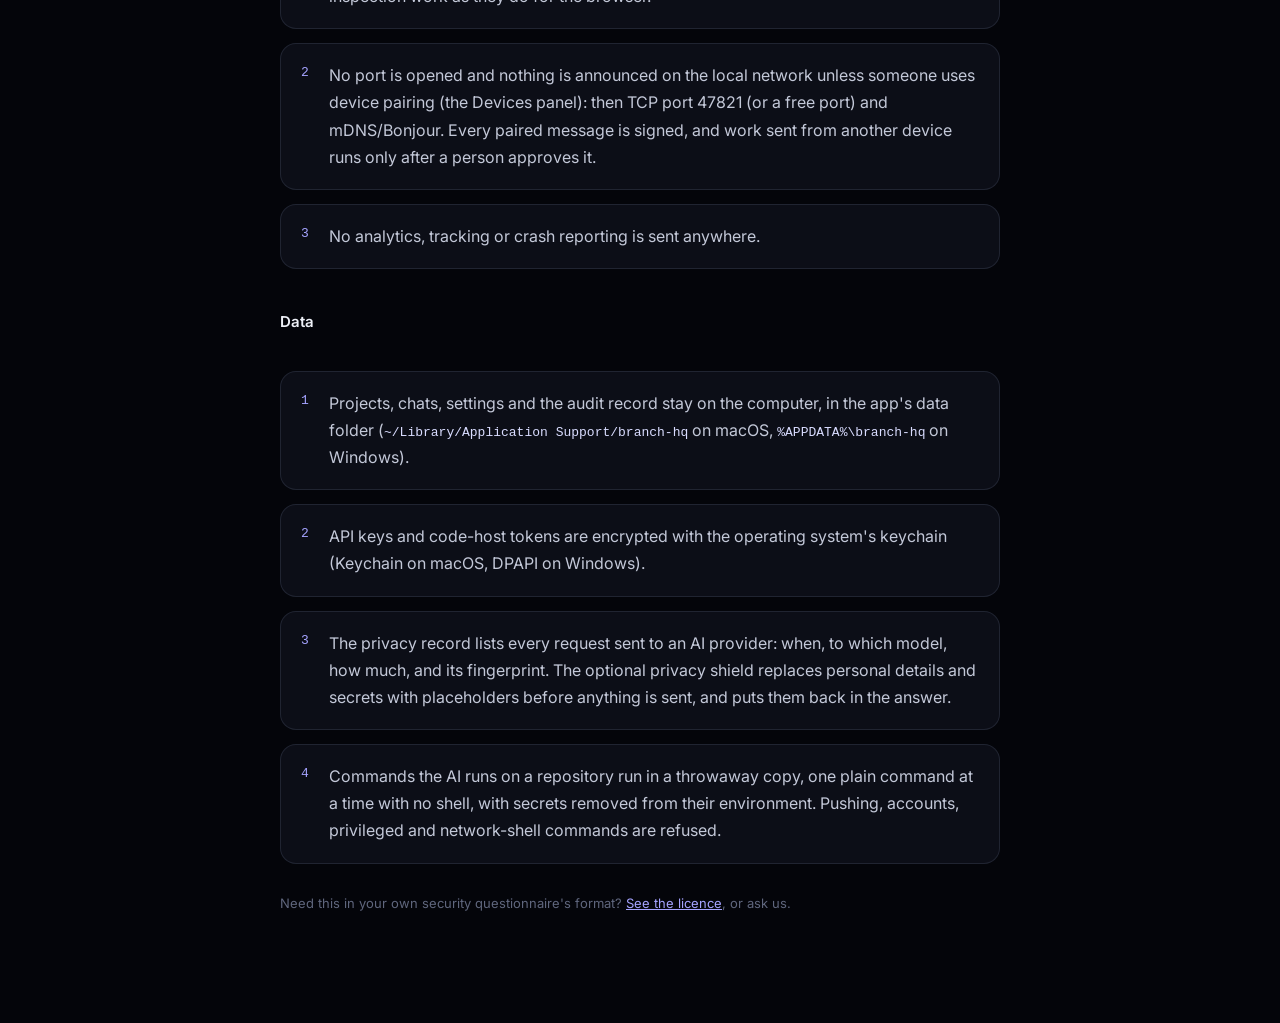
<file: it.html>
<!doctype html>
<html lang="en">
<head>
<meta charset="utf-8">
<meta name="viewport" content="width=device-width, initial-scale=1">
<title>Branch HQ for IT</title>
<link rel="icon" type="image/png" href="icon.png">
<link href="https://fonts.googleapis.com/css2?family=Instrument+Serif&family=Inter:wght@400;500;600&display=swap" rel="stylesheet">
<style>
  body { margin: 0; background: radial-gradient(55% 45% at 20% -5%, rgba(70, 95, 200, 0.28), transparent 70%), #04050a; color: #eef1f8; font-family: Inter, -apple-system, 'Segoe UI', sans-serif; line-height: 1.7; }
  main { max-width: 720px; margin: 0 auto; padding: 72px 24px 96px; }
  a { color: #a5a3ff; }
  h1 { font-family: 'Instrument Serif', Georgia, serif; font-weight: 400; font-size: clamp(40px, 7vw, 64px); line-height: 1; margin: 18px 0 8px; }
  .meta { color: #5f667d; font-size: 14px; }
  ol { margin: 36px 0 0; padding: 0; list-style: none; display: grid; gap: 14px; counter-reset: n; }
  li { counter-increment: n; display: grid; grid-template-columns: 28px 1fr; background: rgba(16, 19, 30, 0.72); border: 1px solid rgba(190, 205, 255, 0.11); border-radius: 16px; padding: 18px 20px; color: #c3c8d8; }
  li::before { content: counter(n); font-family: ui-monospace, Menlo, monospace; color: #a5a3ff; font-size: 13px; }
  .note { margin-top: 28px; color: #5f667d; font-size: 13px; }
  h2 { font-size: 15px; font-weight: 600; color: #eef1f8; margin: 40px 0 0; letter-spacing: .01em; }
  code { font-family: ui-monospace, Menlo, monospace; font-size: 13px; color: #d9dcff; overflow-wrap: anywhere; }
</style>
</head>
<body>
<main>
  <a href="./">&larr; Branch HQ</a>
  <h1>For IT</h1>
  <p class="meta">What Branch HQ connects to, what it keeps, and how to switch off what runs on its own.</p>

  <h2>Contacted only when someone uses it</h2>
  <ol>
    <li><span>The AI provider chosen in Settings, and only that one: <code>generativelanguage.googleapis.com</code> (Gemini), <code>api.anthropic.com</code>, <code>api.openai.com</code>, your <code>&lt;resource&gt;.openai.azure.com</code>, or <code>bedrock-runtime.&lt;region&gt;.amazonaws.com</code>. A local model (Ollama) stays on the computer.</span></li>
    <li><span>Code hosts, for pull requests and sharing branches: <code>github.com</code> and <code>api.github.com</code>, or your own GitHub Enterprise or GitLab address.</span></li>
    <li><span>Package registries while building or testing a project (<code>registry.npmjs.org</code>, <code>pypi.org</code>). A package the AI names that the project does not already list is installed only after a person allows it.</span></li>
    <li><span>The Health Check's dependency lookup: the names and versions of the packages a project pins (never code) go to <code>registry.npmjs.org</code> for npm projects and to <code>api.osv.dev</code>, the open vulnerability database, for every other language. Off for osv.dev with <code>BRANCH_HQ_OSV=off</code>; the report then says the check was not made.</span></li>
    <li><span>Deploy and email services only when an account for them is added: Render, Vercel, Resend, or your mail server.</span></li>
  </ol>

  <h2>Contacted on its own, and how to turn it off</h2>
  <ol>
    <li><span>Update check: <code>api.github.com/repos/shrestha-droid/branchhq</code>, the version number only. Off with the environment variable <code>BRANCH_HQ_UPDATE_CHECK=off</code>.</span></li>
    <li><span>Timestamping the audit record: <code>timestamp.digicert.com</code> receives a fingerprint (SHA-256) of the record, never its content. Off with <code>BRANCH_HQ_TIMESTAMPS=off</code>; the record is still kept and hash-chained, without the outside timestamp.</span></li>
    <li><span>The chosen AI provider's list of models, at most once a day, to keep model names current.</span></li>
  </ol>

  <h2>Network</h2>
  <ol>
    <li><span>Outside calls use the computer's own proxy settings (including PAC files and proxy sign-in) and the operating system's trusted certificates, so a company proxy and TLS inspection work as they do for the browser.</span></li>
    <li><span>No port is opened and nothing is announced on the local network unless someone uses device pairing (the Devices panel): then TCP port 47821 (or a free port) and mDNS/Bonjour. Every paired message is signed, and work sent from another device runs only after a person approves it.</span></li>
    <li><span>No analytics, tracking or crash reporting is sent anywhere.</span></li>
  </ol>

  <h2>Data</h2>
  <ol>
    <li><span>Projects, chats, settings and the audit record stay on the computer, in the app's data folder (<code>~/Library/Application Support/branch-hq</code> on macOS, <code>%APPDATA%\branch-hq</code> on Windows).</span></li>
    <li><span>API keys and code-host tokens are encrypted with the operating system's keychain (Keychain on macOS, DPAPI on Windows).</span></li>
    <li><span>The privacy record lists every request sent to an AI provider: when, to which model, how much, and its fingerprint. The optional privacy shield replaces personal details and secrets with placeholders before anything is sent, and puts them back in the answer.</span></li>
    <li><span>Commands the AI runs on a repository run in a throwaway copy, one plain command at a time with no shell, with secrets removed from their environment. Pushing, accounts, privileged and network-shell commands are refused.</span></li>
  </ol>
  <p class="note">Need this in your own security questionnaire's format? <a href="licence.html">See the licence</a>, or ask us.</p>
</main>
</body>
</html>
</file>
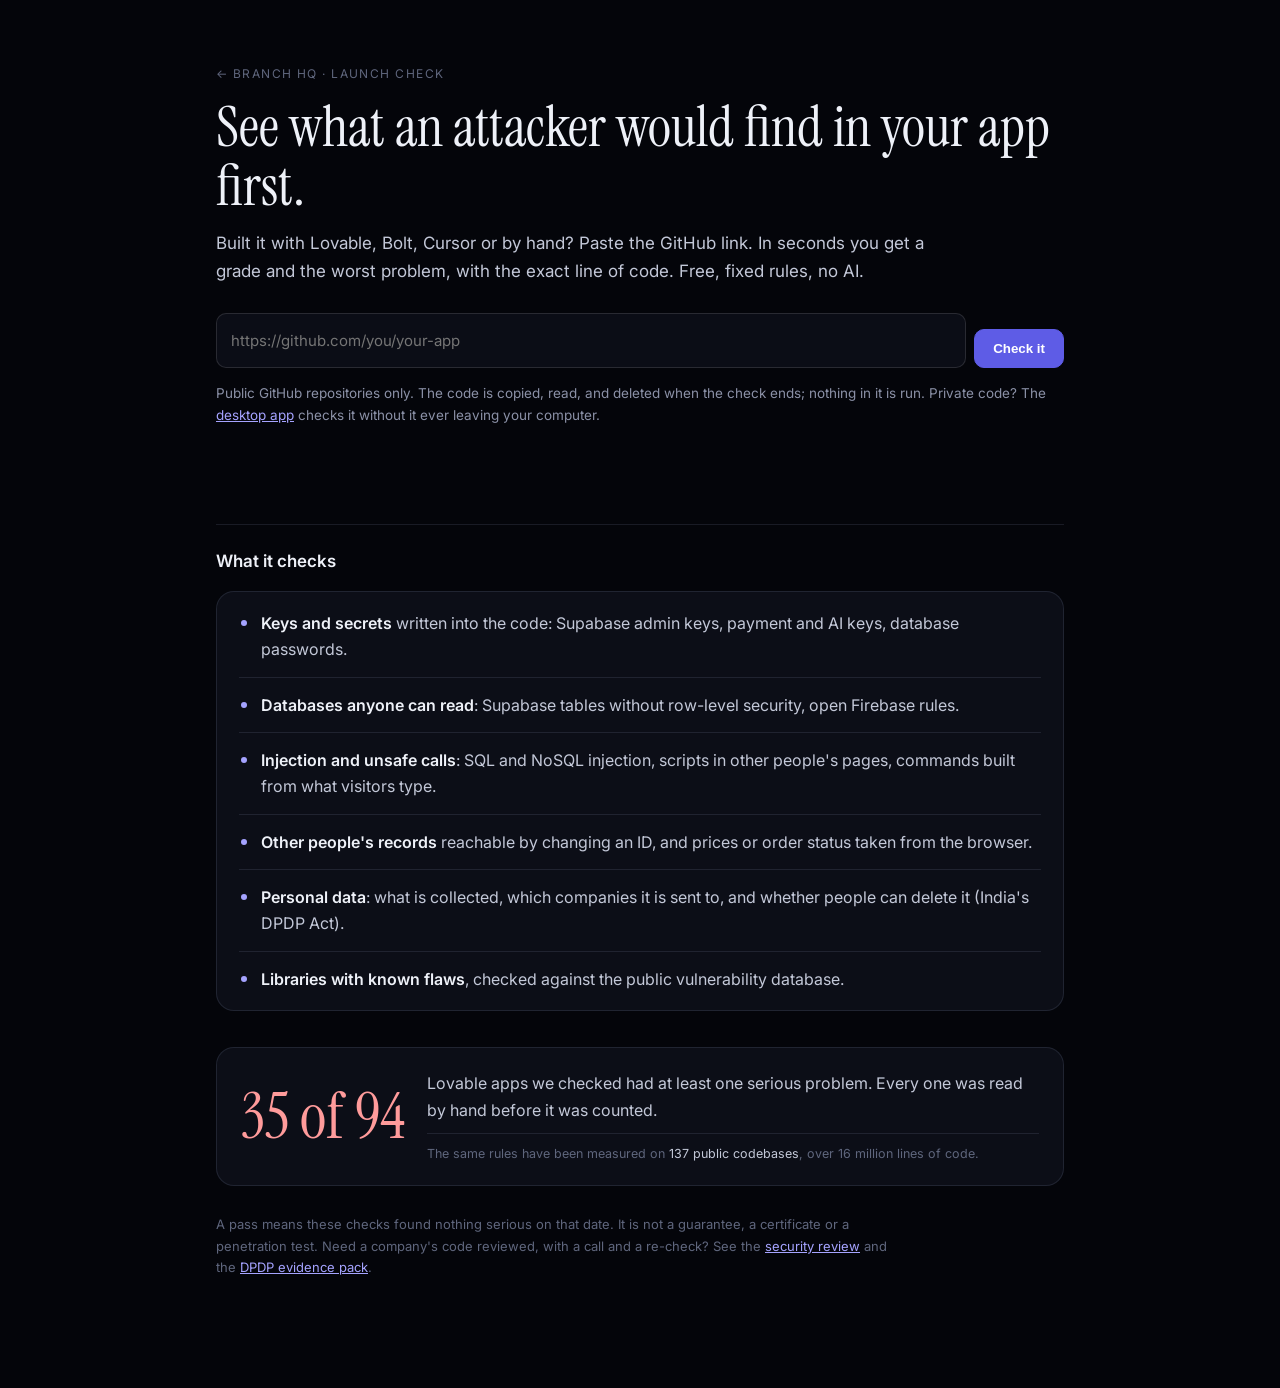
<file: launch-check.html>
<!doctype html>
<html lang="en">
<head>
<meta charset="utf-8">
<meta name="viewport" content="width=device-width, initial-scale=1">
<title>Launch Check</title>
<meta name="description" content="Built your app with Lovable, Bolt or Cursor? Paste its GitHub link and see in seconds what an attacker would find first: open databases, keys in the code, injection, personal data. Free, fixed rules, no AI.">
<link rel="icon" type="image/png" href="icon.png">
<link href="https://fonts.googleapis.com/css2?family=Instrument+Serif&family=Inter:wght@400;500;600&display=swap" rel="stylesheet">
<link rel="stylesheet" href="offer.css">
<style>
  .box { display: flex; gap: 8px; margin: 28px 0 10px; flex-wrap: wrap; }
  .box input { flex: 1 1 260px; min-width: 0; font: 15px Inter, system-ui, sans-serif; color: #e6e8f0; background: #0b0d16; border: 1px solid rgba(255,255,255,.12); border-radius: 10px; padding: 13px 14px; outline: none; }
  .box input:focus { border-color: #5e5ce6; }
  .box button { flex: 0 0 auto; }
  .hint { color: #8b91a7; font-size: 13.5px; }
  #status { margin-top: 18px; color: #8b91a7; font-size: 14.5px; min-height: 1.6em; }
  #result { display: none; margin-top: 18px; border: 1px solid rgba(255,255,255,.1); border-radius: 14px; background: #0b0d16; padding: 22px 20px; }
  .top { display: flex; gap: 18px; align-items: center; }
  .grade { flex: 0 0 auto; width: 74px; height: 74px; border-radius: 14px; display: grid; place-items: center; font: 46px/1 "Instrument Serif", Georgia, serif; color: #fff; background: #24262f; }
  .grade.g-A, .grade.g-B { background: #5e5ce6; } .grade.g-C { background: #6b5a2e; } .grade.g-D, .grade.g-F { background: #7a2e3a; }
  .verdict { font: 22px/1.25 "Instrument Serif", Georgia, serif; color: #f2f3f8; margin: 0; }
  .meta { color: #6b7185; font-size: 13px; margin: 4px 0 0; word-break: break-all; }
  .counts { display: flex; gap: 18px; flex-wrap: wrap; margin: 16px 0 4px; font-size: 13.5px; color: #8b91a7; }
  .counts b { color: #f2f3f8; font-weight: 600; margin-right: 4px; font-variant-numeric: tabular-nums; }
  .worst { margin-top: 16px; border-left: 2px solid #c75b6c; padding: 2px 0 2px 14px; }
  .worst.medium { border-color: #c9a24a; }
  .worst h3 { margin: 0; font: 600 15px Inter, sans-serif; color: #f2f3f8; }
  .worst p { margin: 6px 0 0; color: #b4b9cb; font-size: 14px; }
  .worst pre { margin: 8px 0 0; padding: 9px 11px; background: #05060c; border-radius: 8px; overflow-x: auto; font: 12.5px ui-monospace, Menlo, monospace; color: #c5cadb; white-space: pre; }
  .worst .at { font: 12.5px ui-monospace, Menlo, monospace; color: #6b7185; word-break: break-all; }
  ul.items { list-style: none; padding: 0; margin: 16px 0 0; border-top: 1px solid rgba(255,255,255,.07); }
  ul.items li { display: flex; gap: 10px; align-items: baseline; padding: 9px 0; border-bottom: 1px solid rgba(255,255,255,.07); font-size: 14px; color: #d6d9e4; }
  ul.items li span { flex: 0 0 auto; font-size: 11px; letter-spacing: .06em; text-transform: uppercase; color: #6b7185; width: 76px; }
  ul.items li.high::before, ul.items li.medium::before, ul.items li.low::before { content: ""; flex: 0 0 auto; width: 6px; height: 6px; border-radius: 50%; margin-top: 7px; background: #5d6377; }
  ul.items li.high::before { background: #e0697d; } ul.items li.medium::before { background: #d9b24e; }
  .locked { color: #6b7185; font-size: 13px; margin-top: 10px; }
  .pay { margin-top: 20px; padding-top: 18px; border-top: 1px solid rgba(255,255,255,.08); }
  .pay h3 { margin: 0; font: 22px/1.2 "Instrument Serif", Georgia, serif; color: #f2f3f8; font-weight: 400; }
  .badge-code { margin-top: 10px; }
  .badge-code input { width: 100%; box-sizing: border-box; font: 12px ui-monospace, Menlo, monospace; color: #c5cadb; background: #05060c; border: 1px solid rgba(255,255,255,.1); border-radius: 8px; padding: 9px 10px; }
  @media (max-width: 520px) { .top { align-items: flex-start; } .grade { width: 58px; height: 58px; font-size: 36px; } .verdict { font-size: 19px; } ul.items li span { width: 64px; } }
</style>
</head>
<body>
<main>
  <div class="eyebrow"><a href="./">&larr; Branch HQ</a> · Launch Check</div>
  <h1>See what an attacker would find in your app first.</h1>
  <p class="lead">Built it with Lovable, Bolt, Cursor or by hand? Paste the GitHub link. In seconds you get a grade and the worst problem, with the exact line of code. Free, fixed rules, no AI.</p>

  <form class="box" id="checkForm">
    <input id="url" name="url" placeholder="https://github.com/you/your-app" autocomplete="off" autocapitalize="off" spellcheck="false" inputmode="url" required aria-label="GitHub repository link">
    <button class="btn" type="submit" id="go">Check it</button>
  </form>
  <p class="hint">Public GitHub repositories only. The code is copied, read, and deleted when the check ends; nothing in it is run. Private code? The <a href="./#install">desktop app</a> checks it without it ever leaving your computer.</p>
  <div id="status" role="status" aria-live="polite"></div>

  <section id="result" aria-live="polite">
    <div class="top">
      <div class="grade" id="grade">–</div>
      <div><p class="verdict" id="verdict"></p><p class="meta" id="meta"></p></div>
    </div>
    <div class="counts" id="counts"></div>
    <div id="worst"></div>
    <ul class="items" id="items"></ul>
    <p class="locked" id="locked"></p>

    <div class="pay" id="pay">
      <h3>The full report, ₹799</h3>
      <p class="hint" style="margin-top:6px">Every problem with where it is, why it matters and how to fix it, plus a fix instruction you can paste straight into Lovable, Bolt or Cursor. One free re-check within 30 days, and the badge once it passes. Outside India: $9.</p>
      <form class="request" action="https://formsubmit.co/shresthakp07@gmail.com" method="POST" style="margin-top:12px">
        <input type="hidden" name="_subject" value="Branch HQ: Launch Check full report">
        <input type="hidden" name="_template" value="table">
        <input type="hidden" name="_next" value="https://branchhq.online/thanks.html">
        <input type="hidden" name="need" value="Launch Check full report (₹799 / $9)">
        <input type="hidden" name="repository" id="repoField">
        <input type="hidden" name="result" id="resultField">
        <input type="text" name="_honey" style="display:none" tabindex="-1" autocomplete="off">
        <label>Your email<input name="email" type="email" required autocomplete="email"></label>
        <button type="submit" class="btn">Get the full report</button>
        <p class="small">We email a payment link (UPI or card) and send the report within a day of payment.</p>
      </form>
    </div>

    <div class="pay" id="passed" style="display:none">
      <h3>Passed. Show it.</h3>
      <p class="hint" style="margin-top:6px">Add the badge to your README. It links to a page that says what was checked and when, and nothing else.</p>
      <div class="badge-code"><input id="badgeCode" readonly onclick="this.select()"></div>
    </div>
  </section>

  <h2>What it checks</h2>
  <ul class="checks">
    <li><strong>Keys and secrets</strong> written into the code: Supabase admin keys, payment and AI keys, database passwords.</li>
    <li><strong>Databases anyone can read</strong>: Supabase tables without row-level security, open Firebase rules.</li>
    <li><strong>Injection and unsafe calls</strong>: SQL and NoSQL injection, scripts in other people's pages, commands built from what visitors type.</li>
    <li><strong>Other people's records</strong> reachable by changing an ID, and prices or order status taken from the browser.</li>
    <li><strong>Personal data</strong>: what is collected, which companies it is sent to, and whether people can delete it (India's DPDP Act).</li>
    <li><strong>Libraries with known flaws</strong>, checked against the public vulnerability database.</li>
  </ul>

  <div class="stat">
    <b>35 of 94</b>
    <p>Lovable apps we checked had at least one serious problem. Every one was read by hand before it was counted. <small>The same rules have been measured on <b>137 public codebases</b>, over 16 million lines of code.</small></p>
  </div>

  <p class="note">A pass means these checks found nothing serious on that date. It is not a guarantee, a certificate or a penetration test. Need a company's code reviewed, with a call and a re-check? See the <a href="check.html">security review</a> and the <a href="dpdp.html">DPDP evidence pack</a>.</p>
</main>
<script>
(() => {
  const API = location.hostname === 'localhost' || location.hostname === '127.0.0.1' ? 'http://localhost:8787' : 'https://branchhq-check.onrender.com'
  const $ = id => document.getElementById(id)
  const esc = s => String(s).replace(/[&<>"']/g, c => ({ '&': '&amp;', '<': '&lt;', '>': '&gt;', '"': '&quot;', "'": '&#39;' }[c]))
  const area = { Code: 'Code', Privacy: 'Privacy', Libraries: 'Library', Tests: 'Tests' }
  const q = new URLSearchParams(location.search).get('repo')
  if (q) $('url').value = q
  $('checkForm').addEventListener('submit', async e => {
    e.preventDefault()
    const url = $('url').value.trim()
    $('go').disabled = true
    $('result').style.display = 'none'
    $('status').textContent = 'Copying and reading the code…'
    // The free server sleeps when idle; the first check of the hour can take most of a minute to start.
    const slow = setTimeout(() => { $('status').textContent = 'Waking the checker up. The first check after a quiet spell takes up to a minute.' }, 6000)
    try {
      const res = await fetch(API + '/api/check', { method: 'POST', headers: { 'Content-Type': 'application/json' }, body: JSON.stringify({ url }) })
      const d = await res.json()
      if (!res.ok) { $('status').textContent = d.error || 'The check could not finish.'; return }
      show(d)
      $('status').textContent = ''
      history.replaceState(null, '', '?repo=' + encodeURIComponent(d.repo))
    } catch {
      $('status').textContent = 'The checker could not be reached. Try again in a minute.'
    } finally { clearTimeout(slow); $('go').disabled = false }
  })
  function show(d) {
    $('grade').textContent = d.grade
    $('grade').className = 'grade g-' + d.grade
    $('verdict').textContent = d.verdict
    $('meta').textContent = d.repo + ' · ' + d.files + ' files' + (d.stack.length ? ' · ' + d.stack.join(', ') : '') + ' · commit ' + d.commit.slice(0, 7)
    $('counts').innerHTML = '<span><b>' + d.counts.serious + '</b>serious</span><span><b>' + d.counts.should + '</b>worth fixing</span><span><b>' + d.counts.minor + '</b>minor</span>'
    const w = d.worst
    const sev = w && d.items.find(i => i.title === w.title)?.severity
    $('worst').innerHTML = w ? '<div class="worst ' + esc(sev || '') + '"><h3>' + esc(w.title) + '</h3><p>' + esc(w.why) + '</p>'
      + (w.where.length ? '<p class="at">' + w.where.map(esc).join(' · ') + '</p>' : '') + (w.code ? '<pre>' + esc(w.code) + '</pre>' : '')
      + '<p><b style="color:#e6e8f0;font-weight:500">Fix:</b> ' + esc(w.fix) + '</p></div>' : ''
    const rest = d.items.filter(i => !w || i.title !== w.title)
    $('items').innerHTML = rest.map(i => '<li class="' + i.severity + '"><span>' + area[i.area] + '</span>' + esc(i.title) + '</li>').join('')
    $('locked').textContent = rest.length ? 'Where each of these is, and how to fix it, is in the full report.' : ''
    $('repoField').value = 'https://github.com/' + d.repo
    $('resultField').value = d.grade + ': ' + d.verdict
    $('pay').style.display = d.counts.serious + d.counts.should > 0 ? '' : 'none'
    $('passed').style.display = d.passed ? '' : 'none'
    $('badgeCode').value = '[![Branch HQ check](' + API + '/badge/github/' + d.repo + '.svg)](' + API + '/r/github/' + d.repo + ')'
    $('result').style.display = 'block'
    $('result').scrollIntoView({ behavior: 'smooth', block: 'start' })
  }
})()
</script>
</body>
</html>
</file>
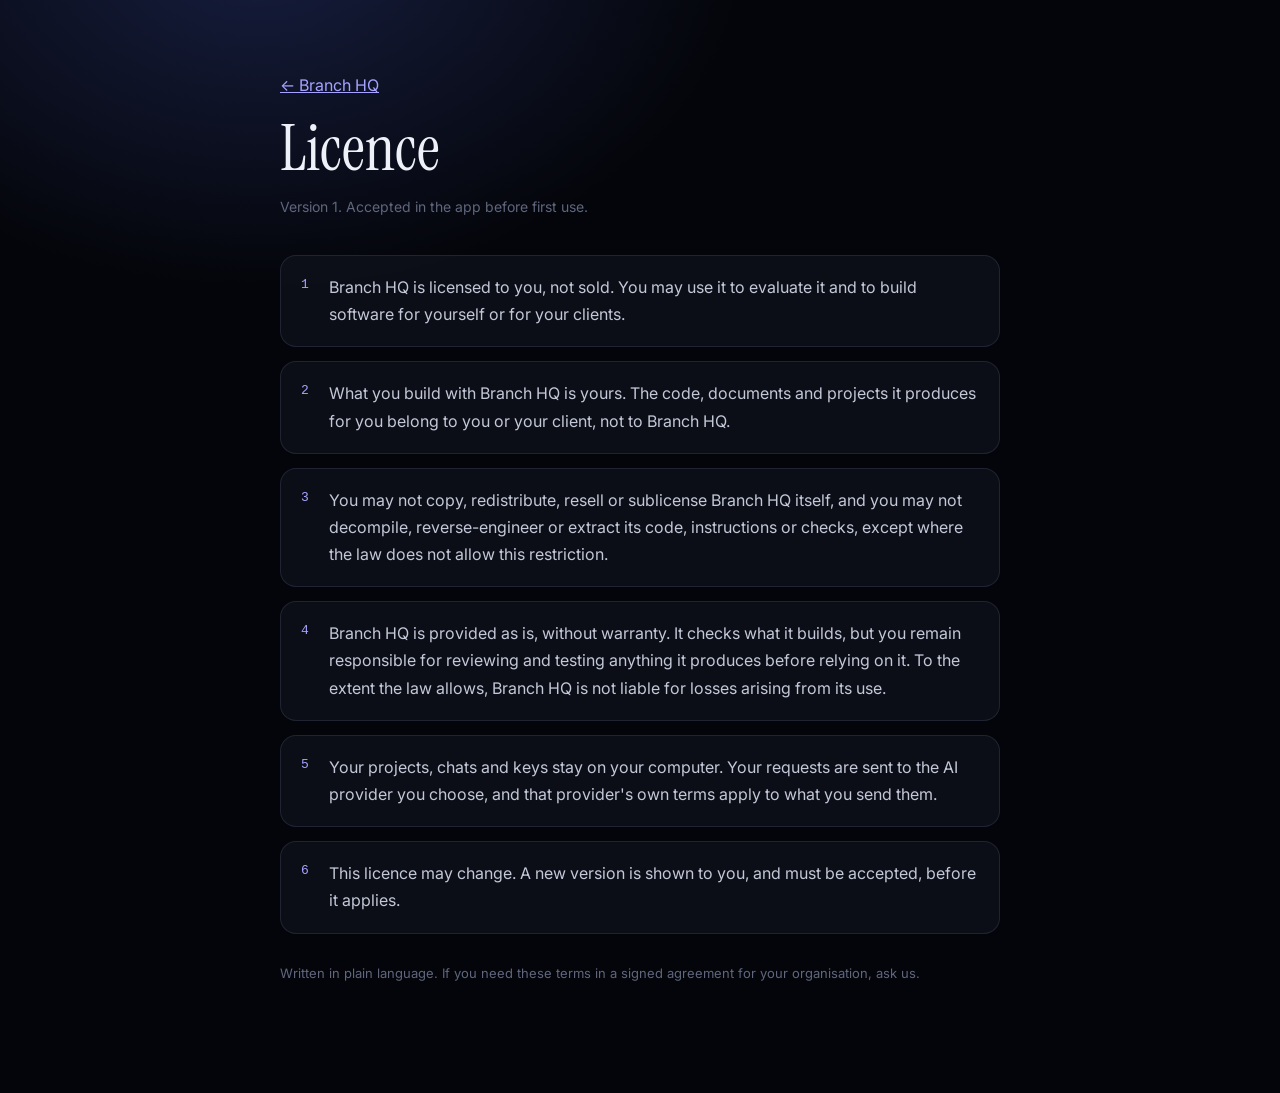
<file: licence.html>
<!doctype html>
<html lang="en">
<head>
<meta charset="utf-8">
<meta name="viewport" content="width=device-width, initial-scale=1">
<title>Branch HQ licence</title>
<link rel="icon" type="image/png" href="icon.png">
<link href="https://fonts.googleapis.com/css2?family=Instrument+Serif&family=Inter:wght@400;500;600&display=swap" rel="stylesheet">
<style>
  body { margin: 0; background: radial-gradient(55% 45% at 20% -5%, rgba(70, 95, 200, 0.28), transparent 70%), #04050a; color: #eef1f8; font-family: Inter, -apple-system, 'Segoe UI', sans-serif; line-height: 1.7; }
  main { max-width: 720px; margin: 0 auto; padding: 72px 24px 96px; }
  a { color: #a5a3ff; }
  h1 { font-family: 'Instrument Serif', Georgia, serif; font-weight: 400; font-size: clamp(40px, 7vw, 64px); line-height: 1; margin: 18px 0 8px; }
  .meta { color: #5f667d; font-size: 14px; }
  ol { margin: 36px 0 0; padding: 0; list-style: none; display: grid; gap: 14px; counter-reset: n; }
  li { counter-increment: n; display: grid; grid-template-columns: 28px 1fr; background: rgba(16, 19, 30, 0.72); border: 1px solid rgba(190, 205, 255, 0.11); border-radius: 16px; padding: 18px 20px; color: #c3c8d8; }
  li::before { content: counter(n); font-family: ui-monospace, Menlo, monospace; color: #a5a3ff; font-size: 13px; }
  .note { margin-top: 28px; color: #5f667d; font-size: 13px; }
</style>
</head>
<body>
<main>
  <a href="./">&larr; Branch HQ</a>
  <h1>Licence</h1>
  <p class="meta">Version 1. Accepted in the app before first use.</p>
  <ol>
    <li>Branch HQ is licensed to you, not sold. You may use it to evaluate it and to build software for yourself or for your clients.</li>
    <li>What you build with Branch HQ is yours. The code, documents and projects it produces for you belong to you or your client, not to Branch HQ.</li>
    <li>You may not copy, redistribute, resell or sublicense Branch HQ itself, and you may not decompile, reverse-engineer or extract its code, instructions or checks, except where the law does not allow this restriction.</li>
    <li>Branch HQ is provided as is, without warranty. It checks what it builds, but you remain responsible for reviewing and testing anything it produces before relying on it. To the extent the law allows, Branch HQ is not liable for losses arising from its use.</li>
    <li>Your projects, chats and keys stay on your computer. Your requests are sent to the AI provider you choose, and that provider's own terms apply to what you send them.</li>
    <li>This licence may change. A new version is shown to you, and must be accepted, before it applies.</li>
  </ol>
  <p class="note">Written in plain language. If you need these terms in a signed agreement for your organisation, ask us.</p>
</main>
</body>
</html>
</file>
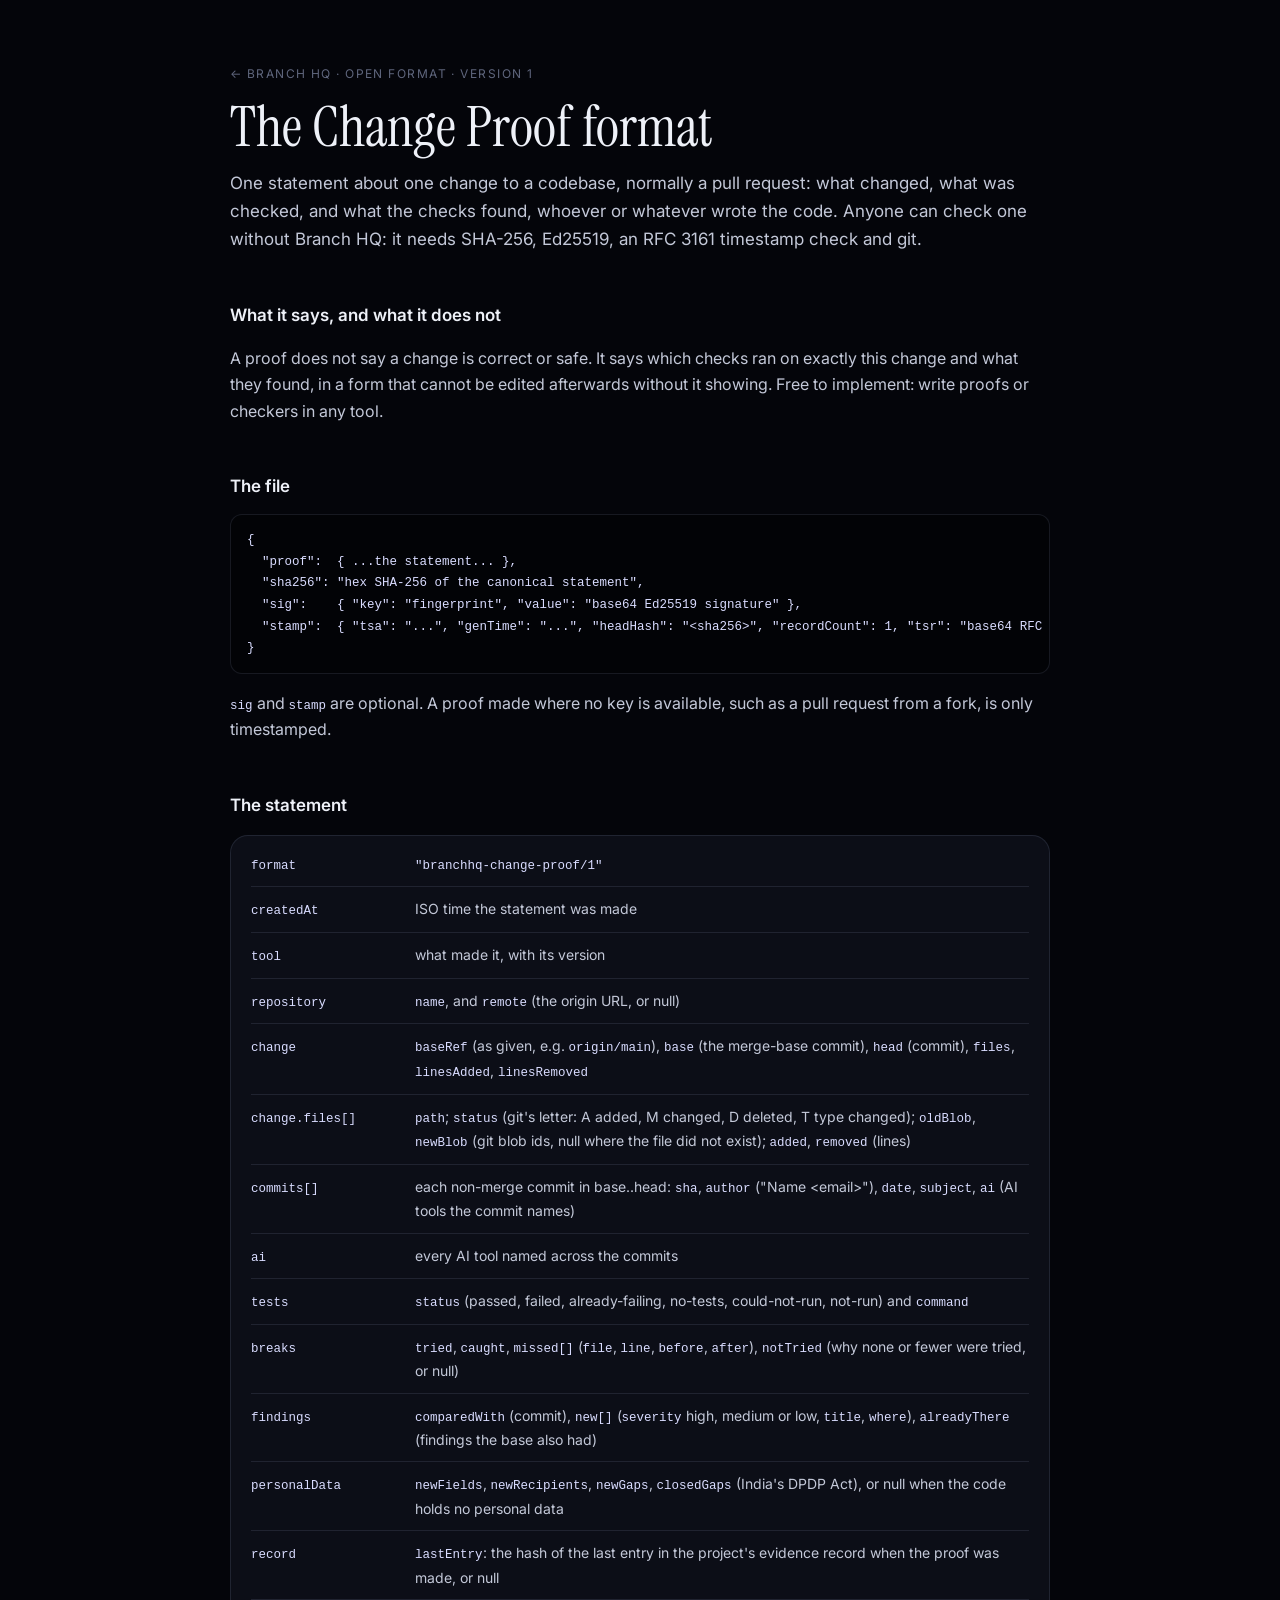
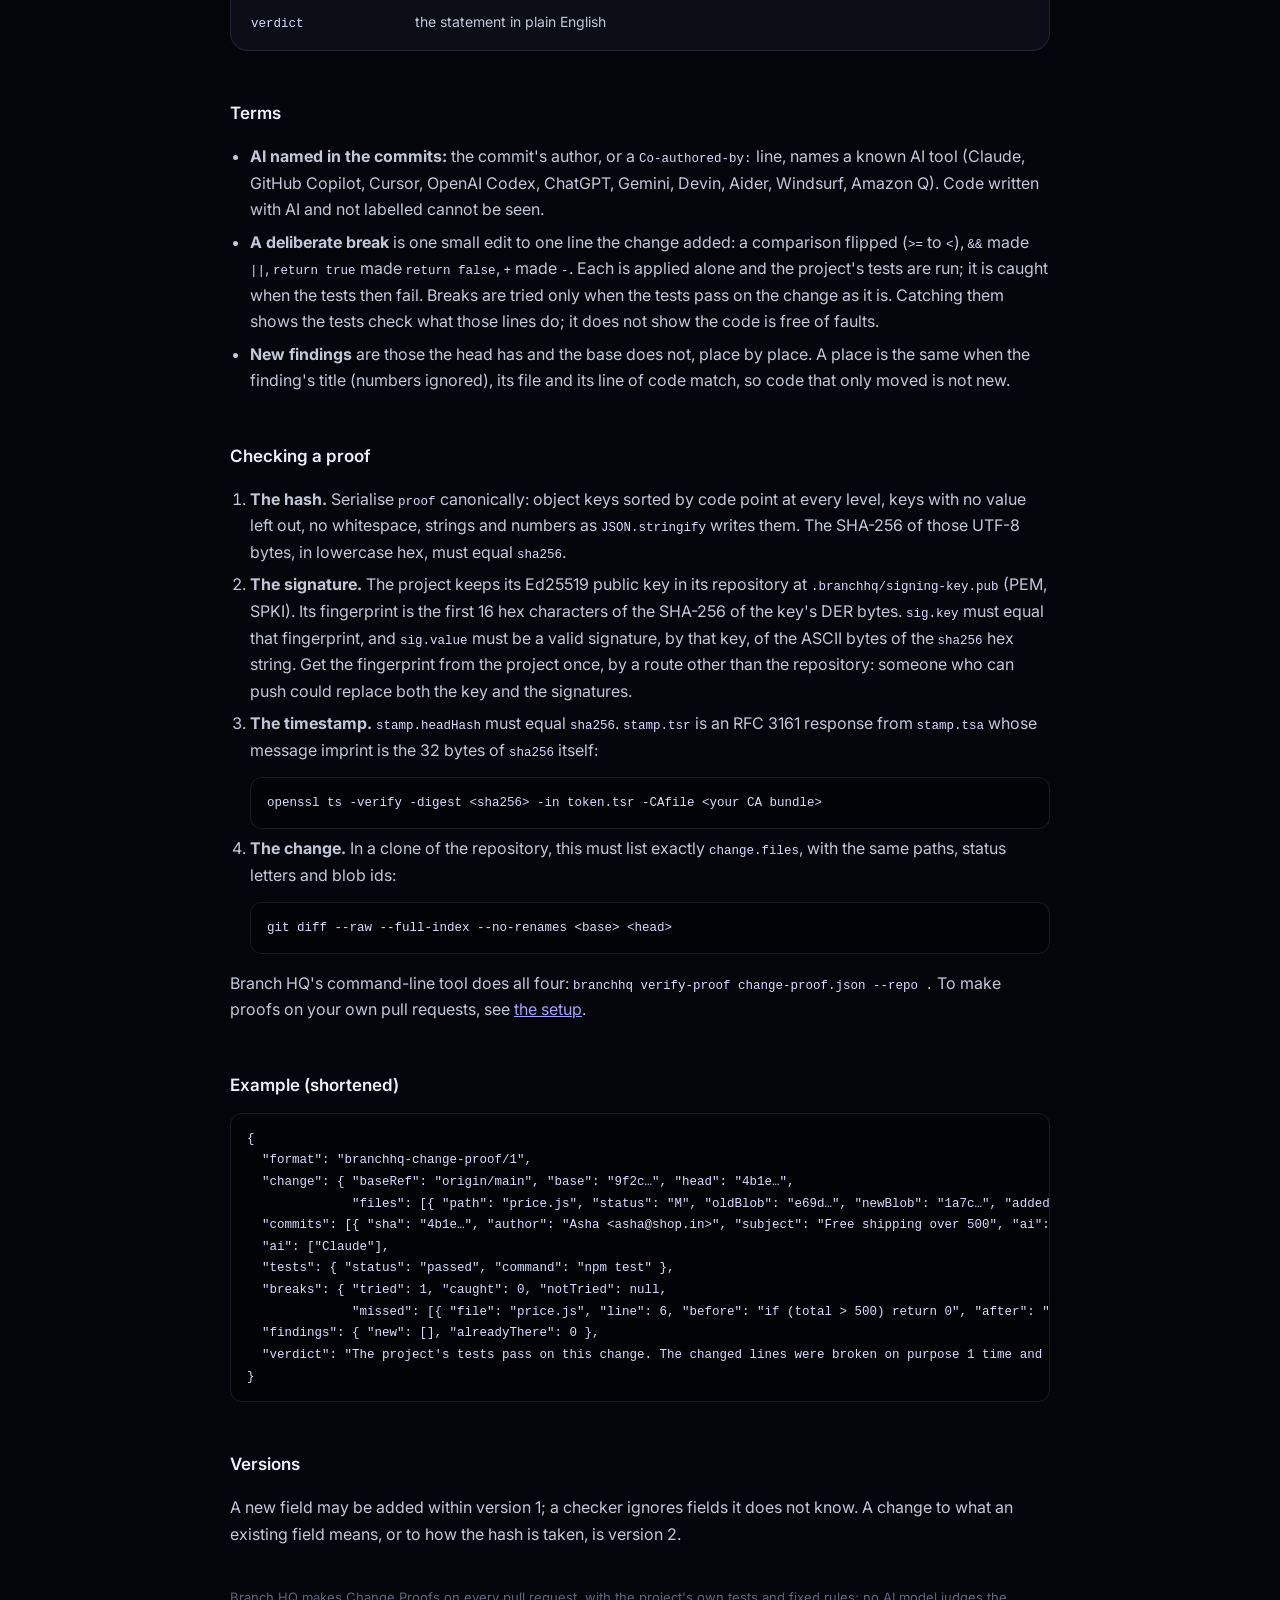
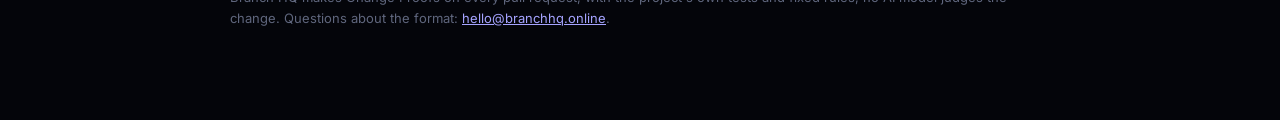
<file: proof-format.html>
<!doctype html>
<html lang="en">
<head>
<meta charset="utf-8">
<meta name="viewport" content="width=device-width, initial-scale=1">
<title>Change Proof format</title>
<meta name="description" content="branchhq-change-proof/1: an open format for one signed, timestamped statement per code change: what changed, what was checked, what the checks found. Anyone can verify one.">
<link rel="icon" type="image/png" href="icon.png">
<link href="https://fonts.googleapis.com/css2?family=Instrument+Serif&family=Inter:wght@400;500;600&display=swap" rel="stylesheet">
<style>
  :root { --accent: #5e5ce6; --accent-soft: #a5a3ff; --text: #eef1f8; --muted: #c3c8d8; --faint: #5f667d; --card: rgba(16, 19, 30, 0.72); --line: rgba(190, 205, 255, 0.11); }
  body { margin: 0; background: #04050a; color: var(--text); font-family: Inter, -apple-system, 'Segoe UI', sans-serif; line-height: 1.65; }
  main { max-width: 820px; margin: 0 auto; padding: 64px 16px 96px; }
  a { color: var(--accent-soft); }
  .eyebrow { font-size: 12px; letter-spacing: .12em; text-transform: uppercase; color: var(--faint); }
  h1 { font-family: 'Instrument Serif', Georgia, serif; font-weight: 400; font-size: clamp(36px, 6vw, 56px); line-height: 1.05; margin: 14px 0 12px; }
  .lead { font-size: 17px; color: var(--muted); margin: 0; }
  h2 { font-size: 17px; font-weight: 600; margin: 48px 0 0; }
  p, li { color: var(--muted); }
  ul, ol { padding-left: 20px; }
  li { margin: 6px 0; }
  .card { margin: 16px 0 0; background: var(--card); border: 1px solid var(--line); border-radius: 18px; padding: 6px 20px; }
  table { width: 100%; border-collapse: collapse; font-size: 14px; }
  td { padding: 10px 0; border-bottom: 1px solid var(--line); vertical-align: top; color: var(--muted); }
  tr:last-child td { border-bottom: 0; }
  td:first-child { width: 150px; padding-right: 14px; }
  pre { margin: 14px 0 0; background: rgba(0, 0, 0, .35); border: 1px solid var(--line); border-radius: 12px; padding: 14px 16px; overflow-x: auto; }
  code { font-family: ui-monospace, Menlo, monospace; font-size: 12.5px; color: #d9dcff; }
  .note { margin-top: 40px; color: var(--faint); font-size: 13px; }
  @media (max-width: 600px) { td:first-child { width: auto; display: block; padding-bottom: 0; border-bottom: 0; } td { display: block; } }
</style>
</head>
<body>
<main>
  <div class="eyebrow"><a href="./" style="color:inherit;text-decoration:none">← Branch HQ</a> · Open format · Version 1</div>
  <h1>The Change Proof format</h1>
  <p class="lead">One statement about one change to a codebase, normally a pull request: what changed, what was checked, and what the checks found, whoever or whatever wrote the code. Anyone can check one without Branch HQ: it needs SHA-256, Ed25519, an RFC 3161 timestamp check and git.</p>

  <h2>What it says, and what it does not</h2>
  <p>A proof does not say a change is correct or safe. It says which checks ran on exactly this change and what they found, in a form that cannot be edited afterwards without it showing. Free to implement: write proofs or checkers in any tool.</p>

  <h2>The file</h2>
  <pre><code>{
  "proof":  { ...the statement... },
  "sha256": "hex SHA-256 of the canonical statement",
  "sig":    { "key": "fingerprint", "value": "base64 Ed25519 signature" },
  "stamp":  { "tsa": "...", "genTime": "...", "headHash": "&lt;sha256&gt;", "recordCount": 1, "tsr": "base64 RFC 3161 response" }
}</code></pre>
  <p><code>sig</code> and <code>stamp</code> are optional. A proof made where no key is available, such as a pull request from a fork, is only timestamped.</p>

  <h2>The statement</h2>
  <div class="card"><table>
    <tr><td><code>format</code></td><td><code>"branchhq-change-proof/1"</code></td></tr>
    <tr><td><code>createdAt</code></td><td>ISO time the statement was made</td></tr>
    <tr><td><code>tool</code></td><td>what made it, with its version</td></tr>
    <tr><td><code>repository</code></td><td><code>name</code>, and <code>remote</code> (the origin URL, or null)</td></tr>
    <tr><td><code>change</code></td><td><code>baseRef</code> (as given, e.g. <code>origin/main</code>), <code>base</code> (the merge-base commit), <code>head</code> (commit), <code>files</code>, <code>linesAdded</code>, <code>linesRemoved</code></td></tr>
    <tr><td><code>change.files[]</code></td><td><code>path</code>; <code>status</code> (git's letter: A added, M changed, D deleted, T type changed); <code>oldBlob</code>, <code>newBlob</code> (git blob ids, null where the file did not exist); <code>added</code>, <code>removed</code> (lines)</td></tr>
    <tr><td><code>commits[]</code></td><td>each non-merge commit in base..head: <code>sha</code>, <code>author</code> ("Name &lt;email&gt;"), <code>date</code>, <code>subject</code>, <code>ai</code> (AI tools the commit names)</td></tr>
    <tr><td><code>ai</code></td><td>every AI tool named across the commits</td></tr>
    <tr><td><code>tests</code></td><td><code>status</code> (passed, failed, already-failing, no-tests, could-not-run, not-run) and <code>command</code></td></tr>
    <tr><td><code>breaks</code></td><td><code>tried</code>, <code>caught</code>, <code>missed[]</code> (<code>file</code>, <code>line</code>, <code>before</code>, <code>after</code>), <code>notTried</code> (why none or fewer were tried, or null)</td></tr>
    <tr><td><code>findings</code></td><td><code>comparedWith</code> (commit), <code>new[]</code> (<code>severity</code> high, medium or low, <code>title</code>, <code>where</code>), <code>alreadyThere</code> (findings the base also had)</td></tr>
    <tr><td><code>personalData</code></td><td><code>newFields</code>, <code>newRecipients</code>, <code>newGaps</code>, <code>closedGaps</code> (India's DPDP Act), or null when the code holds no personal data</td></tr>
    <tr><td><code>record</code></td><td><code>lastEntry</code>: the hash of the last entry in the project's evidence record when the proof was made, or null</td></tr>
    <tr><td><code>verdict</code></td><td>the statement in plain English</td></tr>
  </table></div>

  <h2>Terms</h2>
  <ul>
    <li><b>AI named in the commits:</b> the commit's author, or a <code>Co-authored-by:</code> line, names a known AI tool (Claude, GitHub Copilot, Cursor, OpenAI Codex, ChatGPT, Gemini, Devin, Aider, Windsurf, Amazon Q). Code written with AI and not labelled cannot be seen.</li>
    <li><b>A deliberate break</b> is one small edit to one line the change added: a comparison flipped (<code>&gt;=</code> to <code>&lt;</code>), <code>&amp;&amp;</code> made <code>||</code>, <code>return true</code> made <code>return false</code>, <code>+</code> made <code>-</code>. Each is applied alone and the project's tests are run; it is caught when the tests then fail. Breaks are tried only when the tests pass on the change as it is. Catching them shows the tests check what those lines do; it does not show the code is free of faults.</li>
    <li><b>New findings</b> are those the head has and the base does not, place by place. A place is the same when the finding's title (numbers ignored), its file and its line of code match, so code that only moved is not new.</li>
  </ul>

  <h2>Checking a proof</h2>
  <ol>
    <li><b>The hash.</b> Serialise <code>proof</code> canonically: object keys sorted by code point at every level, keys with no value left out, no whitespace, strings and numbers as <code>JSON.stringify</code> writes them. The SHA-256 of those UTF-8 bytes, in lowercase hex, must equal <code>sha256</code>.</li>
    <li><b>The signature.</b> The project keeps its Ed25519 public key in its repository at <code>.branchhq/signing-key.pub</code> (PEM, SPKI). Its fingerprint is the first 16 hex characters of the SHA-256 of the key's DER bytes. <code>sig.key</code> must equal that fingerprint, and <code>sig.value</code> must be a valid signature, by that key, of the ASCII bytes of the <code>sha256</code> hex string. Get the fingerprint from the project once, by a route other than the repository: someone who can push could replace both the key and the signatures.</li>
    <li><b>The timestamp.</b> <code>stamp.headHash</code> must equal <code>sha256</code>. <code>stamp.tsr</code> is an RFC 3161 response from <code>stamp.tsa</code> whose message imprint is the 32 bytes of <code>sha256</code> itself:
      <pre><code>openssl ts -verify -digest &lt;sha256&gt; -in token.tsr -CAfile &lt;your CA bundle&gt;</code></pre></li>
    <li><b>The change.</b> In a clone of the repository, this must list exactly <code>change.files</code>, with the same paths, status letters and blob ids:
      <pre><code>git diff --raw --full-index --no-renames &lt;base&gt; &lt;head&gt;</code></pre></li>
  </ol>
  <p>Branch HQ's command-line tool does all four: <code>branchhq verify-proof change-proof.json --repo .</code> To make proofs on your own pull requests, see <a href="setup.html">the setup</a>.</p>

  <h2>Example (shortened)</h2>
  <pre><code>{
  "format": "branchhq-change-proof/1",
  "change": { "baseRef": "origin/main", "base": "9f2c…", "head": "4b1e…",
              "files": [{ "path": "price.js", "status": "M", "oldBlob": "e69d…", "newBlob": "1a7c…", "added": 4, "removed": 0 }] },
  "commits": [{ "sha": "4b1e…", "author": "Asha &lt;asha@shop.in&gt;", "subject": "Free shipping over 500", "ai": ["Claude"] }],
  "ai": ["Claude"],
  "tests": { "status": "passed", "command": "npm test" },
  "breaks": { "tried": 1, "caught": 0, "notTried": null,
              "missed": [{ "file": "price.js", "line": 6, "before": "if (total &gt; 500) return 0", "after": "if (total &lt;= 500) return 0" }] },
  "findings": { "new": [], "alreadyThere": 0 },
  "verdict": "The project's tests pass on this change. The changed lines were broken on purpose 1 time and the tests caught 0. …"
}</code></pre>

  <h2>Versions</h2>
  <p>A new field may be added within version 1; a checker ignores fields it does not know. A change to what an existing field means, or to how the hash is taken, is version 2.</p>

  <p class="note">Branch HQ makes Change Proofs on every pull request, with the project's own tests and fixed rules; no AI model judges the change. Questions about the format: <a href="mailto:hello@branchhq.online">hello@branchhq.online</a>.</p>
</main>
</body>
</html>
</file>
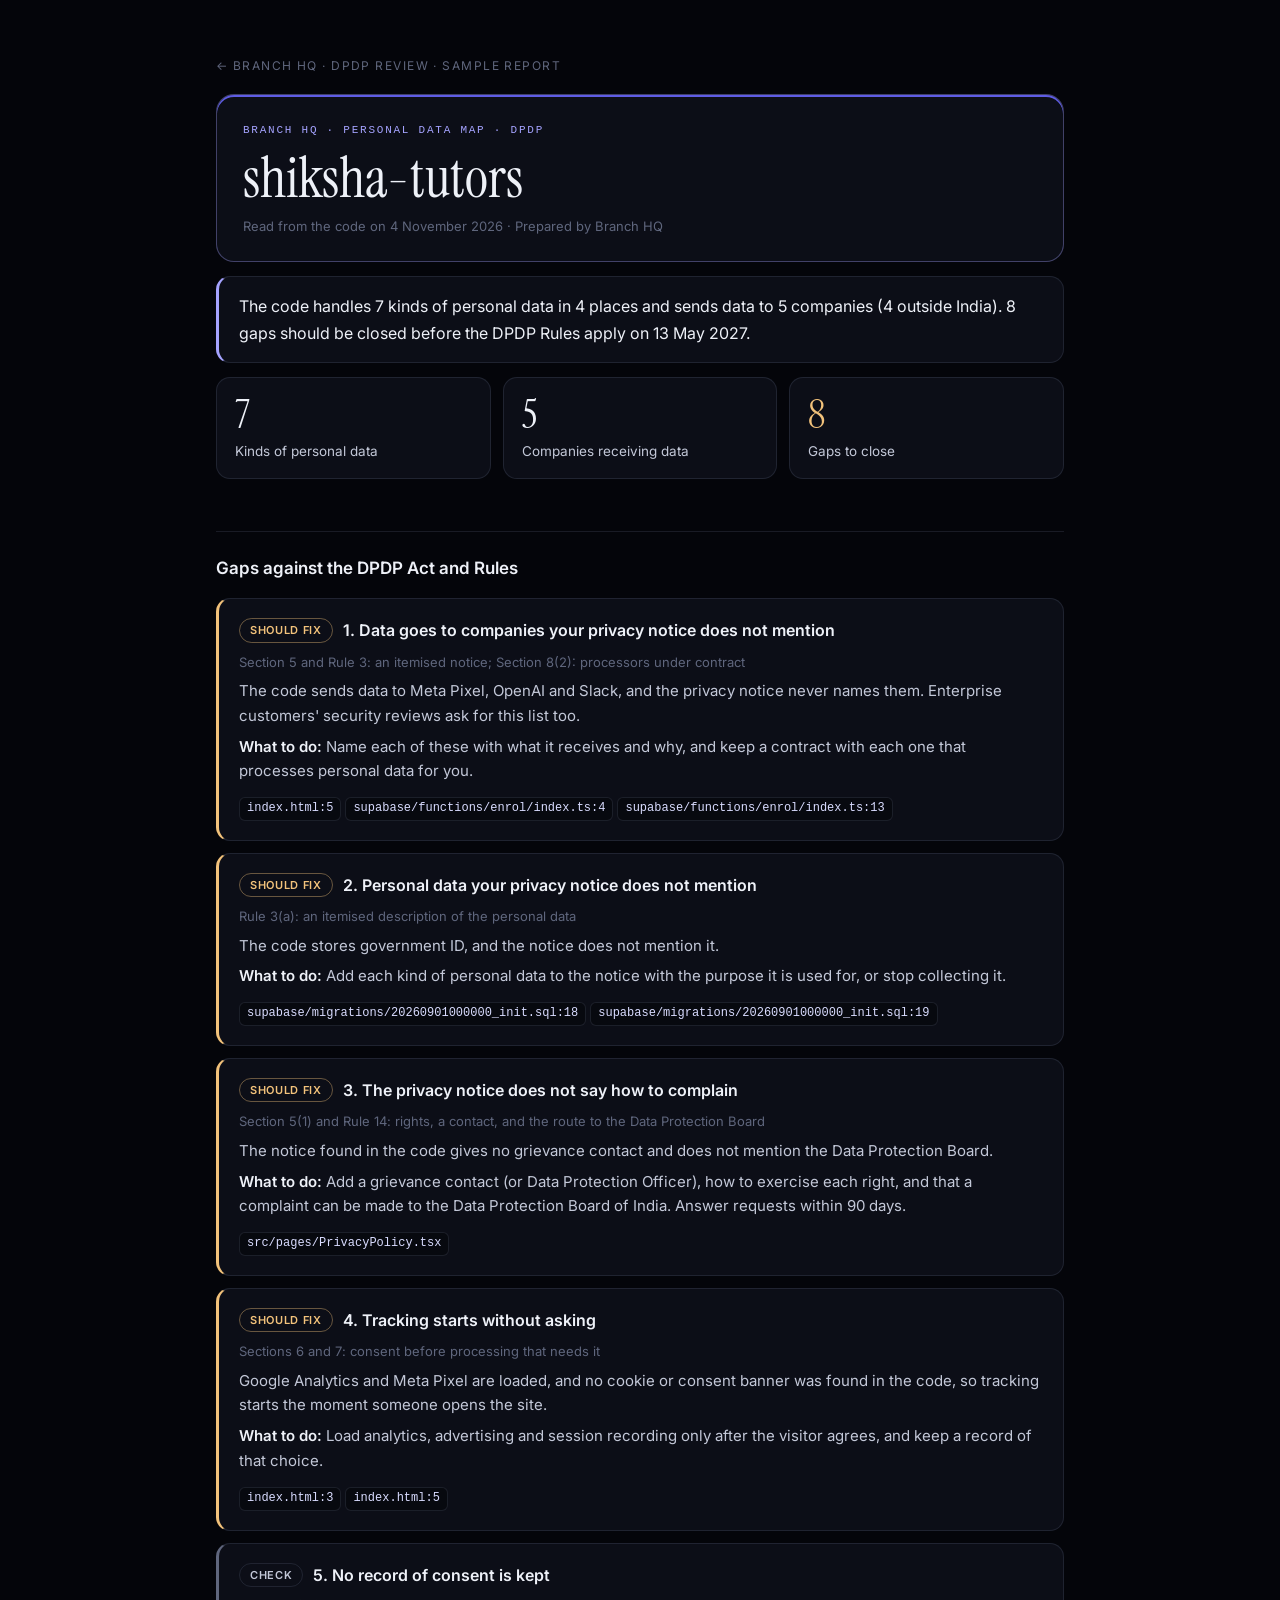
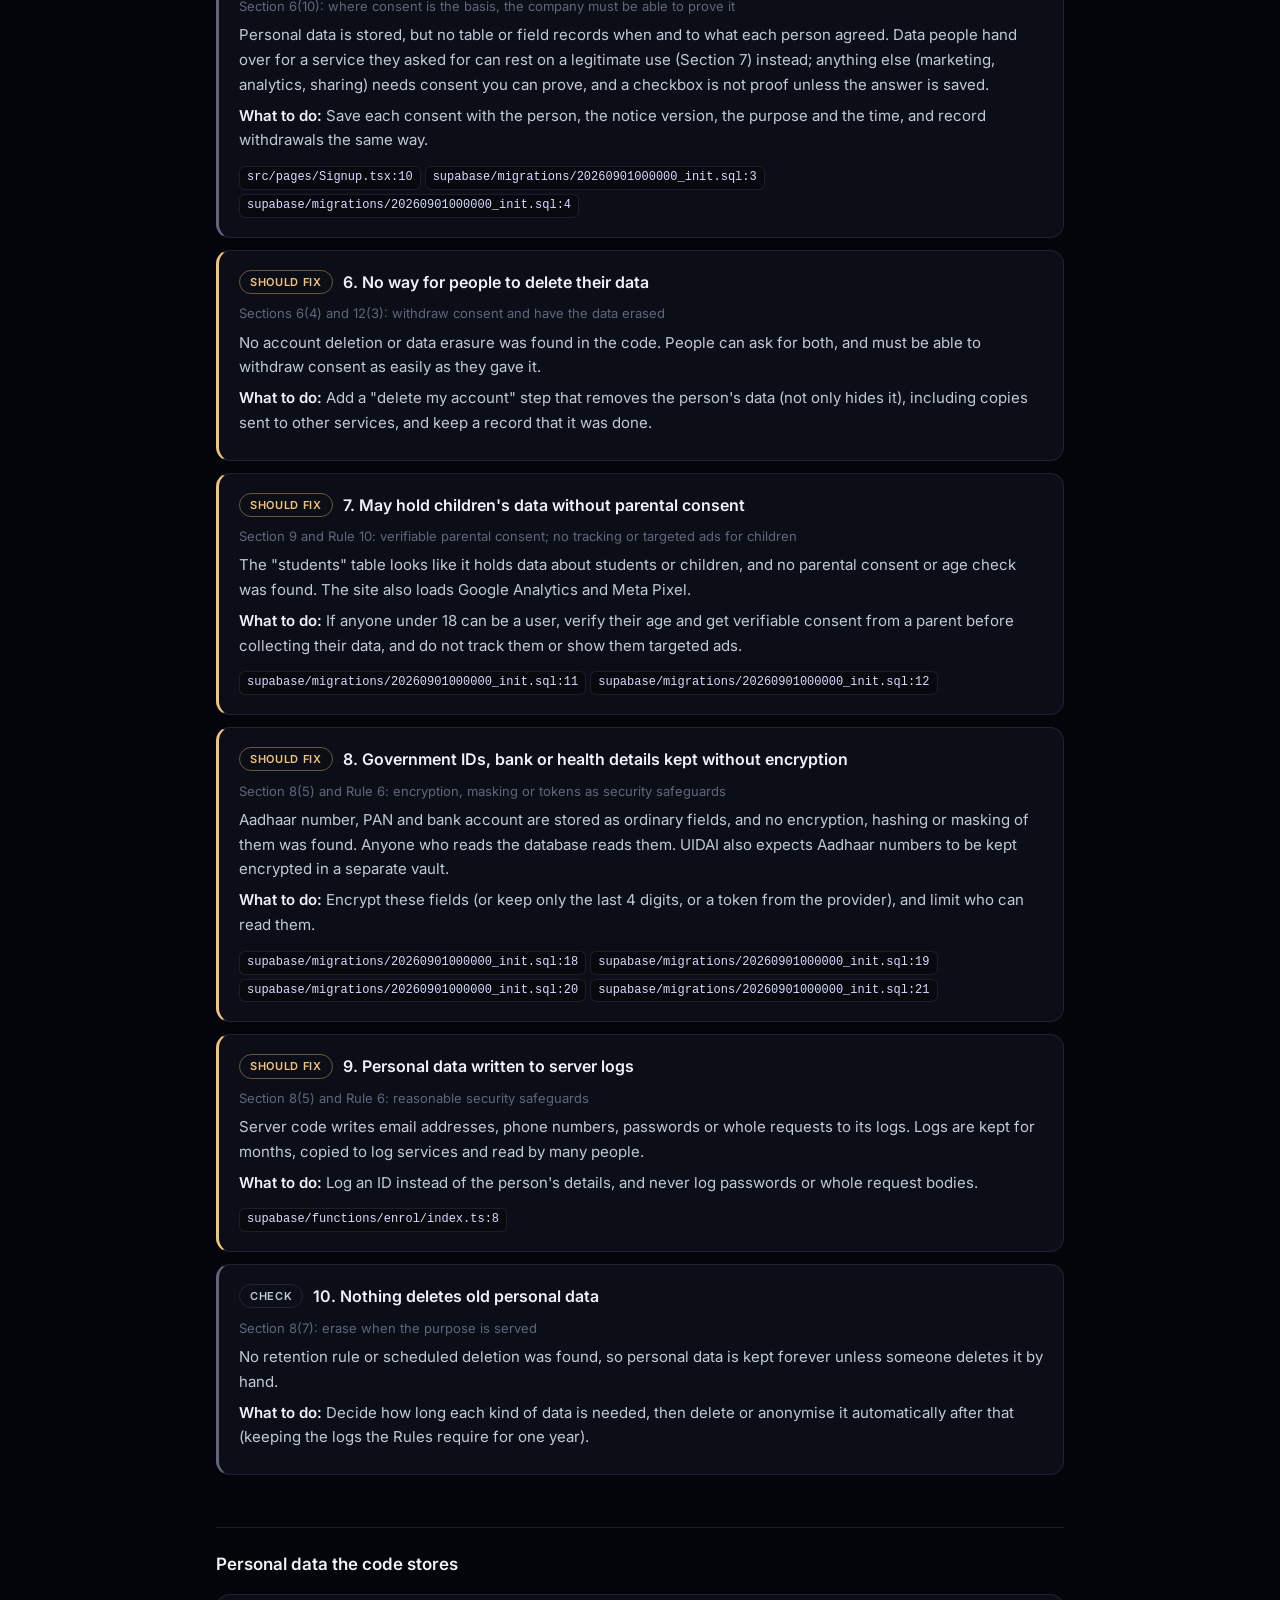
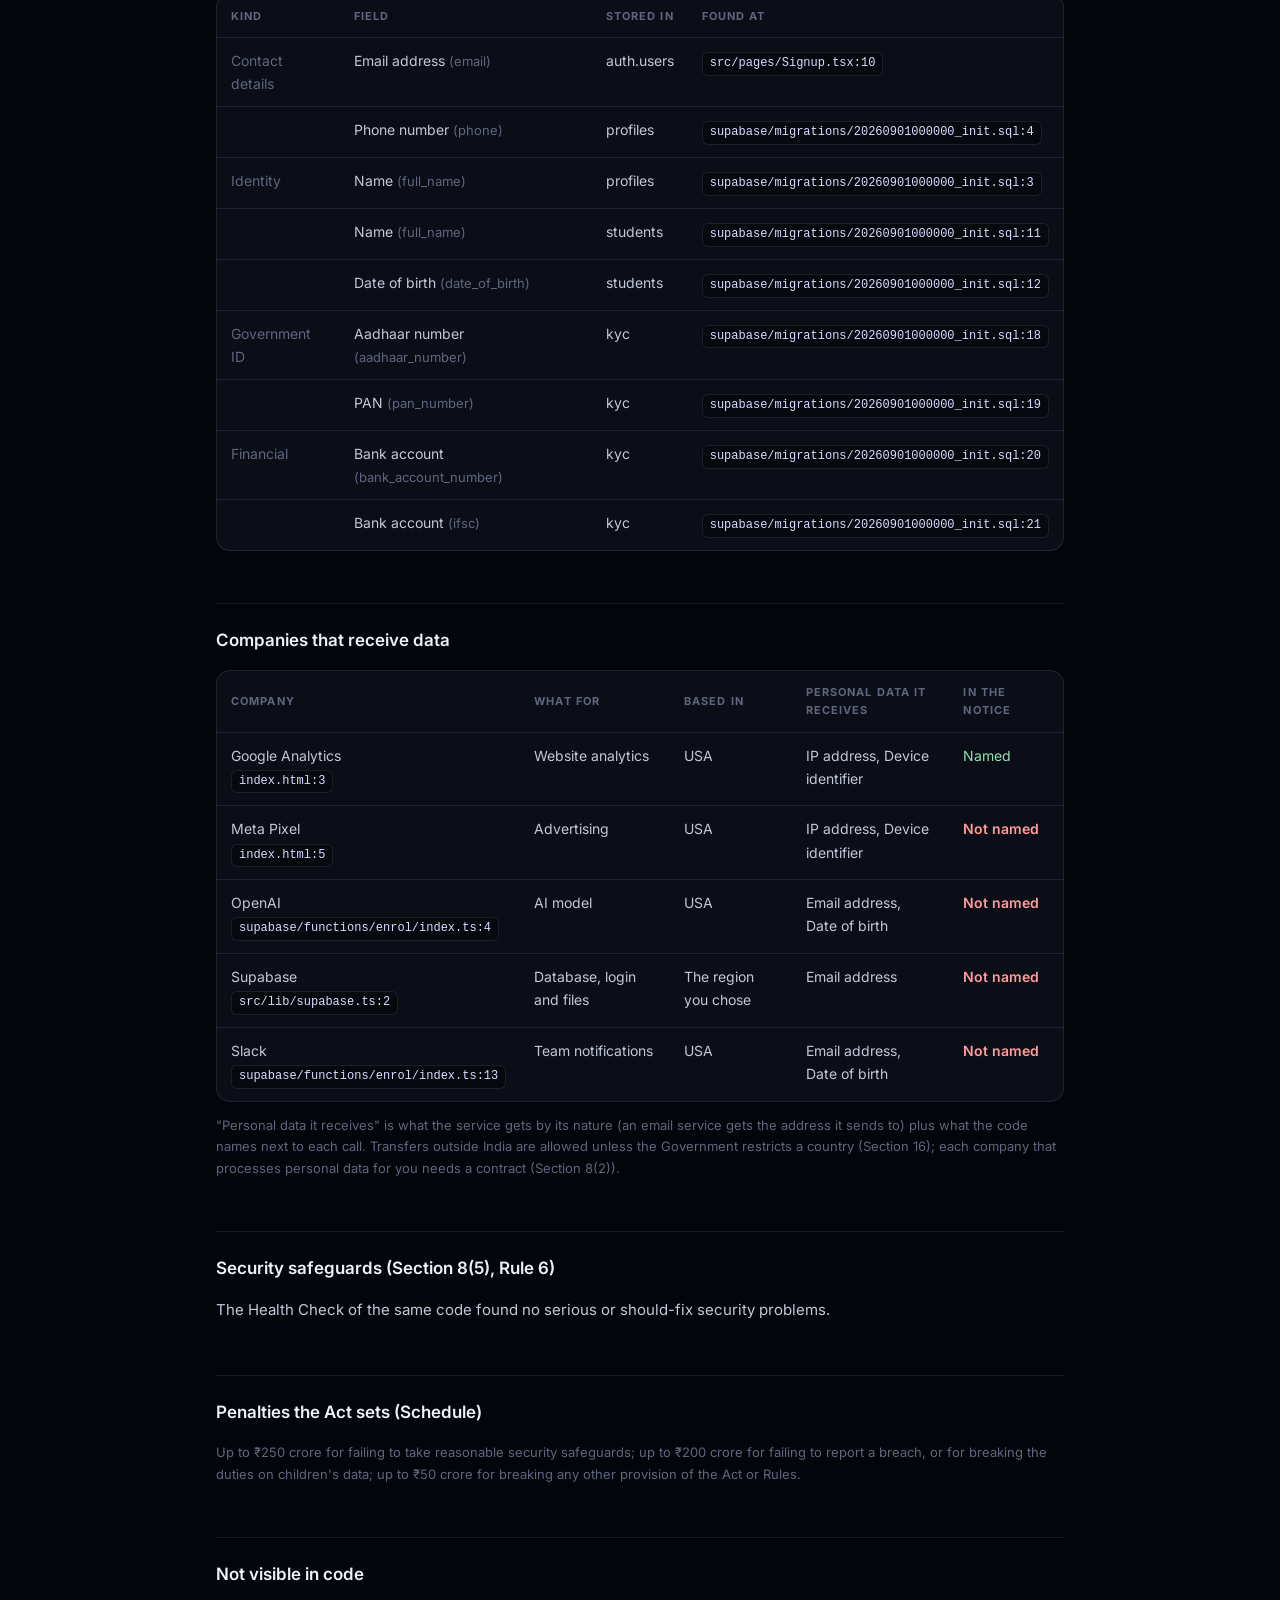
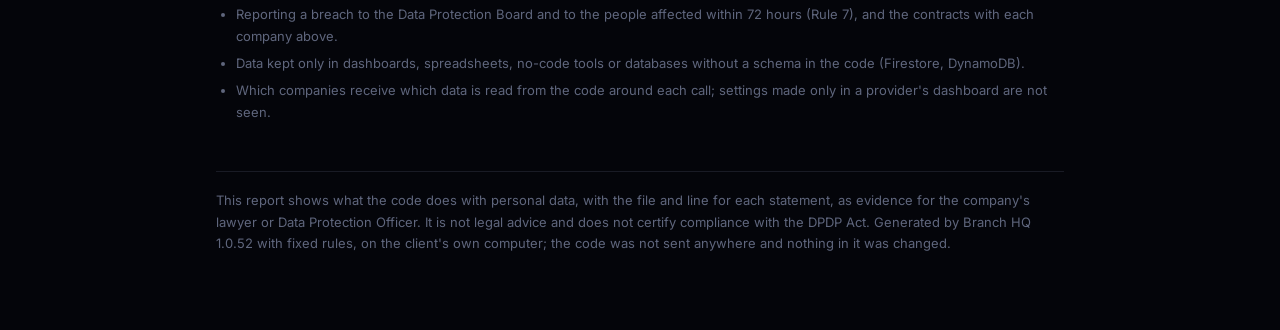
<file: sample-dpdp-report.html>
<!doctype html><html><head><meta charset="utf-8"><meta name="viewport" content="width=device-width, initial-scale=1"><link rel="icon" type="image/png" href="icon.png"><link href="https://fonts.googleapis.com/css2?family=Instrument+Serif&family=Inter:wght@400;500;600&display=swap" rel="stylesheet"><title>Personal data map: shiksha-tutors</title>
<style>

  @page { size: A4; margin: 16mm 15mm; }
  * { box-sizing: border-box; }
  html { -webkit-print-color-adjust: exact; print-color-adjust: exact; }
  body { margin: 0; font-family: -apple-system, "Segoe UI", Helvetica, Arial, sans-serif; color: #1c1d2b; font-size: 12px; line-height: 1.55; }
  .band { background: #5e5ce6; color: #fff; padding: 24px 28px; border-radius: 14px; }
  .brand { font-family: ui-monospace, Menlo, monospace; font-size: 10px; letter-spacing: .22em; opacity: .85; }
  h1 { font-family: "Iowan Old Style", Georgia, serif; font-weight: 400; font-size: 32px; margin: 8px 0 2px; }
  .meta { font-size: 11px; opacity: .85; }
  .counts { display: grid; grid-template-columns: repeat(3, 1fr); gap: 10px; margin: 14px 0; }
  .count { border: 1px solid #e6e6f0; border-radius: 10px; padding: 10px 12px; }
  .count b { font-family: Georgia, serif; font-size: 24px; display: block; }
  h2 { font-size: 10.5px; letter-spacing: .16em; text-transform: uppercase; color: #5e5ce6; margin: 22px 0 8px; break-after: avoid; page-break-after: avoid; }
  .keep { page-break-inside: avoid; }
  table { width: 100%; border-collapse: collapse; }
  td { padding: 7px 8px; border-bottom: 1px solid #f0f0f6; vertical-align: top; }
  td:first-child { color: #6b6f86; width: 34%; }
  .f { border: 1px solid #e6e6f0; border-left-width: 4px; border-radius: 10px; padding: 11px 14px; margin-bottom: 9px; page-break-inside: avoid; }
  .f.high { border-left-color: #b3261e; } .f.medium { border-left-color: #b86e00; } .f.low { border-left-color: #8a8ea3; }
  .fh { display: flex; align-items: baseline; gap: 8px; margin-bottom: 4px; font-size: 13px; }
  .sev { font-size: 9.5px; font-weight: 700; letter-spacing: .06em; text-transform: uppercase; padding: 2px 7px; border-radius: 20px; white-space: nowrap; }
  .sev.high { background: #fbe4e2; color: #b3261e; } .sev.medium { background: #fbefdc; color: #8f5500; } .sev.low { background: #efeff4; color: #5d6075; }
  .f p { margin: 3px 0; } .fix { color: #2b2c3d; }
  .where { margin-top: 5px; }
  .evidence { margin-top: 6px; }
  .evidence pre { margin: 2px 0 6px; padding: 6px 8px; background: #f4f5f8; border-radius: 6px; font-size: 11px; white-space: pre-wrap; overflow-wrap: anywhere; }
  code { font-family: ui-monospace, Menlo, Consolas, monospace; font-size: 9.5px; background: #f6f6fb; padding: 1px 5px; border-radius: 4px; display: inline-block; margin: 1px 0; word-break: break-all; }
  .sub { color: #7a7e95; font-size: 10.5px; }
  ul { margin: 0; padding-left: 18px; } li { margin-bottom: 3px; }
  .foot { margin-top: 22px; padding-top: 10px; border-top: 1px solid #e6e6f0; font-size: 9.5px; color: #8a8ea3; }
  .hash { word-break: break-all; }

  .verdict { margin: 18px 0 6px; padding: 13px 16px; border-radius: 12px; font-size: 13.5px; background: #f1f0ff; border: 1px solid #dcdaff; }
  table.grid td { width: auto; color: #1c1d2b; } table.grid td.k { color: #6b6f86; }
  th { text-align: left; font-size: 10px; letter-spacing: .06em; text-transform: uppercase; color: #6b6f86; padding: 6px 8px; border-bottom: 1px solid #e6e6f0; }
  .no { color: #b3261e; font-weight: 600; } .yes { color: #2f7d4a; }
</style><link rel="stylesheet" href="report-web.css"></head><body>
  <nav class="webnav"><a href="./">&larr; Branch HQ</a> · <a href="dpdp.html">DPDP review</a> · Sample report</nav>
  <div class="band">
    <div class="brand">BRANCH HQ · PERSONAL DATA MAP · DPDP</div>
    <h1>shiksha-tutors</h1>
    <div class="meta">Read from the code on 4 November 2026 · Prepared by Branch HQ</div>
  </div>
  <div class="verdict">The code handles 7 kinds of personal data in 4 places and sends data to 5 companies (4 outside India). 8 gaps should be closed before the DPDP Rules apply on 13 May 2027.</div>
  <div class="counts">
    <div class="count"><b>7</b>Kinds of personal data</div>
    <div class="count"><b>5</b>Companies receiving data</div>
    <div class="count"><b style="color:#b86e00">8</b>Gaps to close</div>
  </div>

  <h2>Gaps against the DPDP Act and Rules</h2>
  
    <div class="f medium">
      <div class="fh"><span class="sev medium">Should fix</span><b>1. Data goes to companies your privacy notice does not mention</b></div>
      <p class="sub">Section 5 and Rule 3: an itemised notice; Section 8(2): processors under contract</p>
      <p>The code sends data to Meta Pixel, OpenAI and Slack, and the privacy notice never names them. Enterprise customers' security reviews ask for this list too.</p>
      <p class="fix"><b>What to do:</b> Name each of these with what it receives and why, and keep a contract with each one that processes personal data for you.</p>
      <div class="where"><code>index.html:5</code> <code>supabase/functions/enrol/index.ts:4</code> <code>supabase/functions/enrol/index.ts:13</code></div>
    </div>
    <div class="f medium">
      <div class="fh"><span class="sev medium">Should fix</span><b>2. Personal data your privacy notice does not mention</b></div>
      <p class="sub">Rule 3(a): an itemised description of the personal data</p>
      <p>The code stores government ID, and the notice does not mention it.</p>
      <p class="fix"><b>What to do:</b> Add each kind of personal data to the notice with the purpose it is used for, or stop collecting it.</p>
      <div class="where"><code>supabase/migrations/20260901000000_init.sql:18</code> <code>supabase/migrations/20260901000000_init.sql:19</code></div>
    </div>
    <div class="f medium">
      <div class="fh"><span class="sev medium">Should fix</span><b>3. The privacy notice does not say how to complain</b></div>
      <p class="sub">Section 5(1) and Rule 14: rights, a contact, and the route to the Data Protection Board</p>
      <p>The notice found in the code gives no grievance contact and does not mention the Data Protection Board.</p>
      <p class="fix"><b>What to do:</b> Add a grievance contact (or Data Protection Officer), how to exercise each right, and that a complaint can be made to the Data Protection Board of India. Answer requests within 90 days.</p>
      <div class="where"><code>src/pages/PrivacyPolicy.tsx</code></div>
    </div>
    <div class="f medium">
      <div class="fh"><span class="sev medium">Should fix</span><b>4. Tracking starts without asking</b></div>
      <p class="sub">Sections 6 and 7: consent before processing that needs it</p>
      <p>Google Analytics and Meta Pixel are loaded, and no cookie or consent banner was found in the code, so tracking starts the moment someone opens the site.</p>
      <p class="fix"><b>What to do:</b> Load analytics, advertising and session recording only after the visitor agrees, and keep a record of that choice.</p>
      <div class="where"><code>index.html:3</code> <code>index.html:5</code></div>
    </div>
    <div class="f low">
      <div class="fh"><span class="sev low">Check</span><b>5. No record of consent is kept</b></div>
      <p class="sub">Section 6(10): where consent is the basis, the company must be able to prove it</p>
      <p>Personal data is stored, but no table or field records when and to what each person agreed. Data people hand over for a service they asked for can rest on a legitimate use (Section 7) instead; anything else (marketing, analytics, sharing) needs consent you can prove, and a checkbox is not proof unless the answer is saved.</p>
      <p class="fix"><b>What to do:</b> Save each consent with the person, the notice version, the purpose and the time, and record withdrawals the same way.</p>
      <div class="where"><code>src/pages/Signup.tsx:10</code> <code>supabase/migrations/20260901000000_init.sql:3</code> <code>supabase/migrations/20260901000000_init.sql:4</code></div>
    </div>
    <div class="f medium">
      <div class="fh"><span class="sev medium">Should fix</span><b>6. No way for people to delete their data</b></div>
      <p class="sub">Sections 6(4) and 12(3): withdraw consent and have the data erased</p>
      <p>No account deletion or data erasure was found in the code. People can ask for both, and must be able to withdraw consent as easily as they gave it.</p>
      <p class="fix"><b>What to do:</b> Add a &quot;delete my account&quot; step that removes the person's data (not only hides it), including copies sent to other services, and keep a record that it was done.</p>
      
    </div>
    <div class="f medium">
      <div class="fh"><span class="sev medium">Should fix</span><b>7. May hold children's data without parental consent</b></div>
      <p class="sub">Section 9 and Rule 10: verifiable parental consent; no tracking or targeted ads for children</p>
      <p>The &quot;students&quot; table looks like it holds data about students or children, and no parental consent or age check was found. The site also loads Google Analytics and Meta Pixel.</p>
      <p class="fix"><b>What to do:</b> If anyone under 18 can be a user, verify their age and get verifiable consent from a parent before collecting their data, and do not track them or show them targeted ads.</p>
      <div class="where"><code>supabase/migrations/20260901000000_init.sql:11</code> <code>supabase/migrations/20260901000000_init.sql:12</code></div>
    </div>
    <div class="f medium">
      <div class="fh"><span class="sev medium">Should fix</span><b>8. Government IDs, bank or health details kept without encryption</b></div>
      <p class="sub">Section 8(5) and Rule 6: encryption, masking or tokens as security safeguards</p>
      <p>Aadhaar number, PAN and bank account are stored as ordinary fields, and no encryption, hashing or masking of them was found. Anyone who reads the database reads them. UIDAI also expects Aadhaar numbers to be kept encrypted in a separate vault.</p>
      <p class="fix"><b>What to do:</b> Encrypt these fields (or keep only the last 4 digits, or a token from the provider), and limit who can read them.</p>
      <div class="where"><code>supabase/migrations/20260901000000_init.sql:18</code> <code>supabase/migrations/20260901000000_init.sql:19</code> <code>supabase/migrations/20260901000000_init.sql:20</code> <code>supabase/migrations/20260901000000_init.sql:21</code></div>
    </div>
    <div class="f medium">
      <div class="fh"><span class="sev medium">Should fix</span><b>9. Personal data written to server logs</b></div>
      <p class="sub">Section 8(5) and Rule 6: reasonable security safeguards</p>
      <p>Server code writes email addresses, phone numbers, passwords or whole requests to its logs. Logs are kept for months, copied to log services and read by many people.</p>
      <p class="fix"><b>What to do:</b> Log an ID instead of the person's details, and never log passwords or whole request bodies.</p>
      <div class="where"><code>supabase/functions/enrol/index.ts:8</code></div>
    </div>
    <div class="f low">
      <div class="fh"><span class="sev low">Check</span><b>10. Nothing deletes old personal data</b></div>
      <p class="sub">Section 8(7): erase when the purpose is served</p>
      <p>No retention rule or scheduled deletion was found, so personal data is kept forever unless someone deletes it by hand.</p>
      <p class="fix"><b>What to do:</b> Decide how long each kind of data is needed, then delete or anonymise it automatically after that (keeping the logs the Rules require for one year).</p>
      
    </div>

  <div class="keep"><h2>Personal data the code stores</h2>
  <table class="grid"><tr><th>Kind</th><th>Field</th><th>Stored in</th><th>Found at</th></tr>
    <tr><td class="k">Contact details</td><td>Email address <span class="sub">(email)</span></td><td>auth.users</td><td><code>src/pages/Signup.tsx:10</code></td></tr><tr><td class="k"></td><td>Phone number <span class="sub">(phone)</span></td><td>profiles</td><td><code>supabase/migrations/20260901000000_init.sql:4</code></td></tr><tr><td class="k">Identity</td><td>Name <span class="sub">(full_name)</span></td><td>profiles</td><td><code>supabase/migrations/20260901000000_init.sql:3</code></td></tr><tr><td class="k"></td><td>Name <span class="sub">(full_name)</span></td><td>students</td><td><code>supabase/migrations/20260901000000_init.sql:11</code></td></tr><tr><td class="k"></td><td>Date of birth <span class="sub">(date_of_birth)</span></td><td>students</td><td><code>supabase/migrations/20260901000000_init.sql:12</code></td></tr><tr><td class="k">Government ID</td><td>Aadhaar number <span class="sub">(aadhaar_number)</span></td><td>kyc</td><td><code>supabase/migrations/20260901000000_init.sql:18</code></td></tr><tr><td class="k"></td><td>PAN <span class="sub">(pan_number)</span></td><td>kyc</td><td><code>supabase/migrations/20260901000000_init.sql:19</code></td></tr><tr><td class="k">Financial</td><td>Bank account <span class="sub">(bank_account_number)</span></td><td>kyc</td><td><code>supabase/migrations/20260901000000_init.sql:20</code></td></tr><tr><td class="k"></td><td>Bank account <span class="sub">(ifsc)</span></td><td>kyc</td><td><code>supabase/migrations/20260901000000_init.sql:21</code></td></tr>
  </table></div>

  <div class="keep"><h2>Companies that receive data</h2>
  <table class="grid"><tr><th>Company</th><th>What for</th><th>Based in</th><th>Personal data it receives</th><th>In the notice</th></tr>
    <tr><td>Google Analytics<br><code>index.html:3</code></td><td>Website analytics</td><td>USA</td><td>IP address, Device identifier</td><td><span class="yes">Named</span></td></tr><tr><td>Meta Pixel<br><code>index.html:5</code></td><td>Advertising</td><td>USA</td><td>IP address, Device identifier</td><td><span class="no">Not named</span></td></tr><tr><td>OpenAI<br><code>supabase/functions/enrol/index.ts:4</code></td><td>AI model</td><td>USA</td><td>Email address, Date of birth</td><td><span class="no">Not named</span></td></tr><tr><td>Supabase<br><code>src/lib/supabase.ts:2</code></td><td>Database, login and files</td><td>The region you chose</td><td>Email address</td><td><span class="no">Not named</span></td></tr><tr><td>Slack<br><code>supabase/functions/enrol/index.ts:13</code></td><td>Team notifications</td><td>USA</td><td>Email address, Date of birth</td><td><span class="no">Not named</span></td></tr>
  </table>
  <p class="sub">"Personal data it receives" is what the service gets by its nature (an email service gets the address it sends to) plus what the code names next to each call. Transfers outside India are allowed unless the Government restricts a country (Section 16); each company that processes personal data for you needs a contract (Section 8(2)).</p>
  </div>

  <div class="keep"><h2>Security safeguards (Section 8(5), Rule 6)</h2>
  <p>The Health Check of the same code found no serious or should-fix security problems.</p></div>

  

  <div class="keep"><h2>Penalties the Act sets (Schedule)</h2>
  <p class="sub">Up to ₹250 crore for failing to take reasonable security safeguards; up to ₹200 crore for failing to report a breach, or for breaking the duties on children's data; up to ₹50 crore for breaking any other provision of the Act or Rules.</p></div>

  <div class="keep"><h2>Not visible in code</h2><ul class="sub">
    <li>Reporting a breach to the Data Protection Board and to the people affected within 72 hours (Rule 7), and the contracts with each company above.</li>
    <li>Data kept only in dashboards, spreadsheets, no-code tools or databases without a schema in the code (Firestore, DynamoDB).</li>
    <li>Which companies receive which data is read from the code around each call; settings made only in a provider's dashboard are not seen.</li>
    
  </ul></div>

  <div class="foot">
    This report shows what the code does with personal data, with the file and line for each statement, as evidence for the company's lawyer or Data Protection Officer. It is not legal advice and does not certify compliance with the DPDP Act.
    Generated by Branch HQ 1.0.52 with fixed rules, on the client's own computer; the code was not sent anywhere and nothing in it was changed.
    
  </div>
</body></html>
</file>
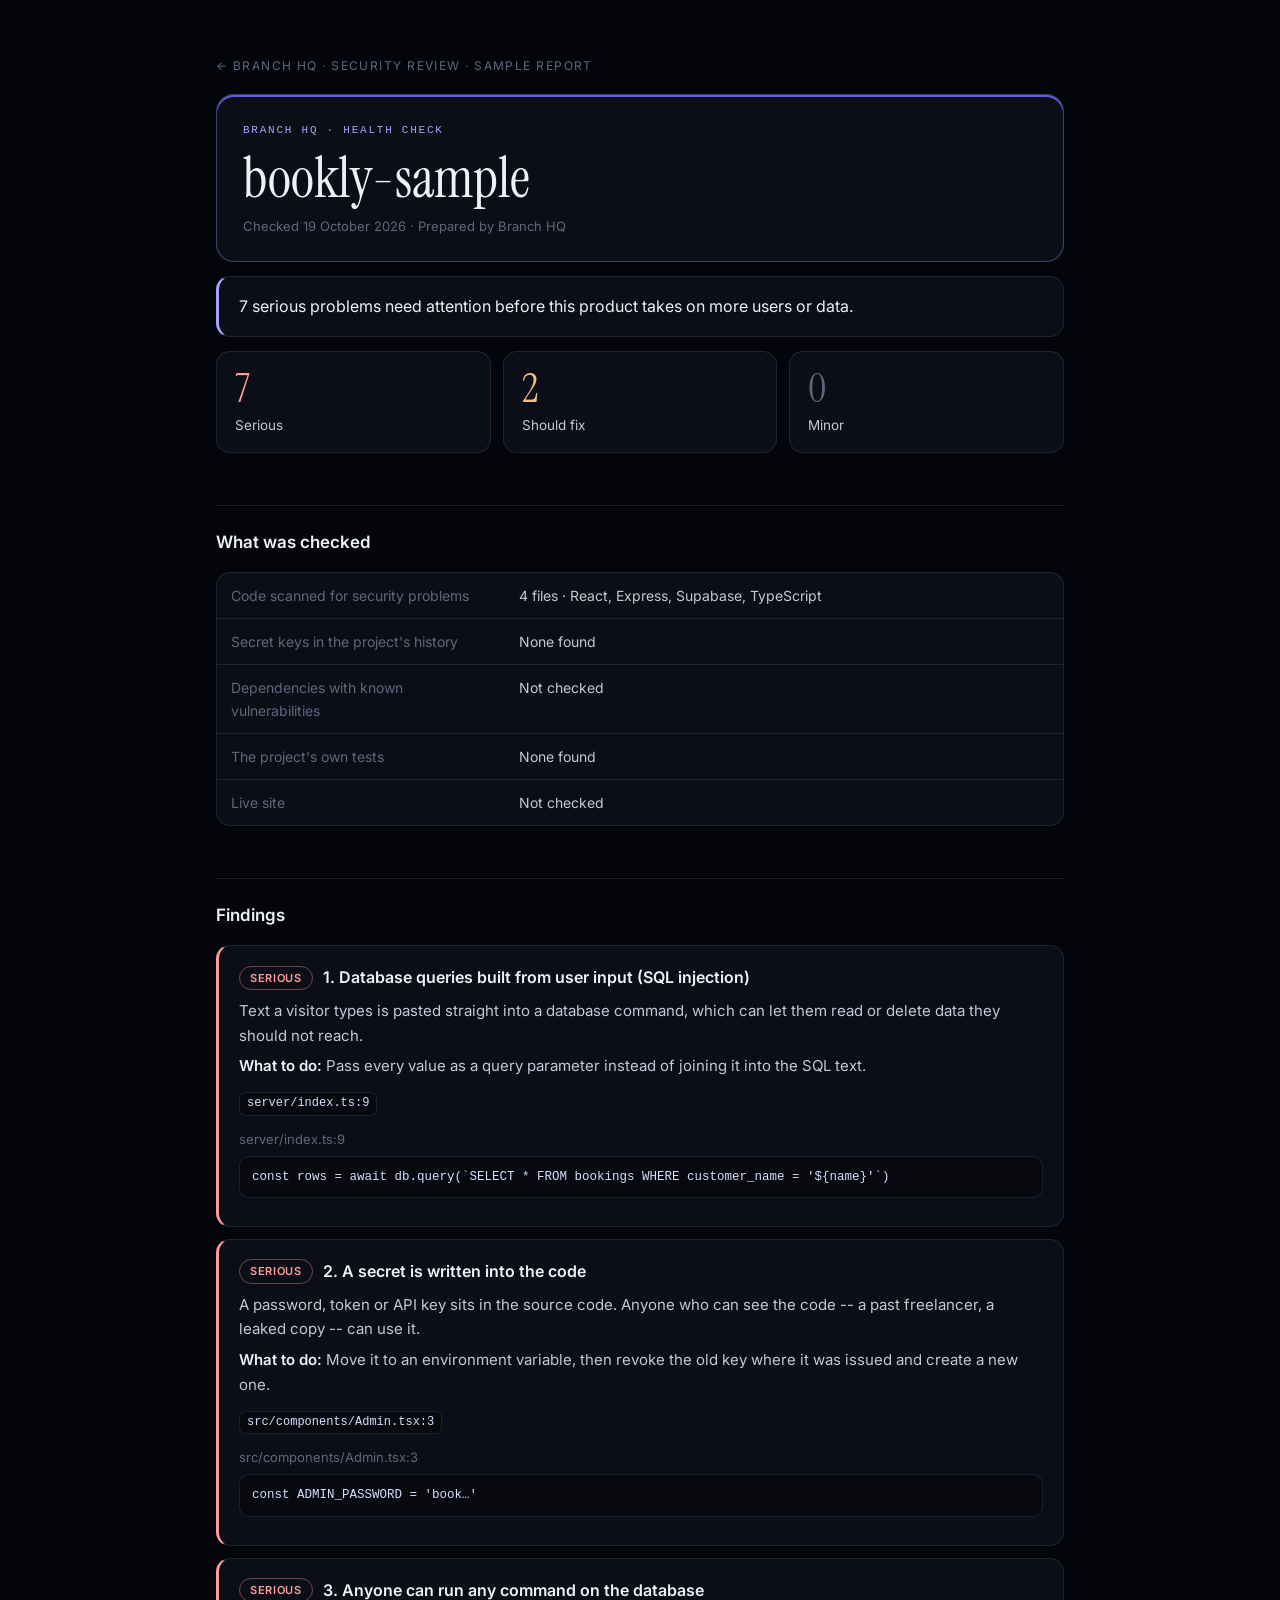
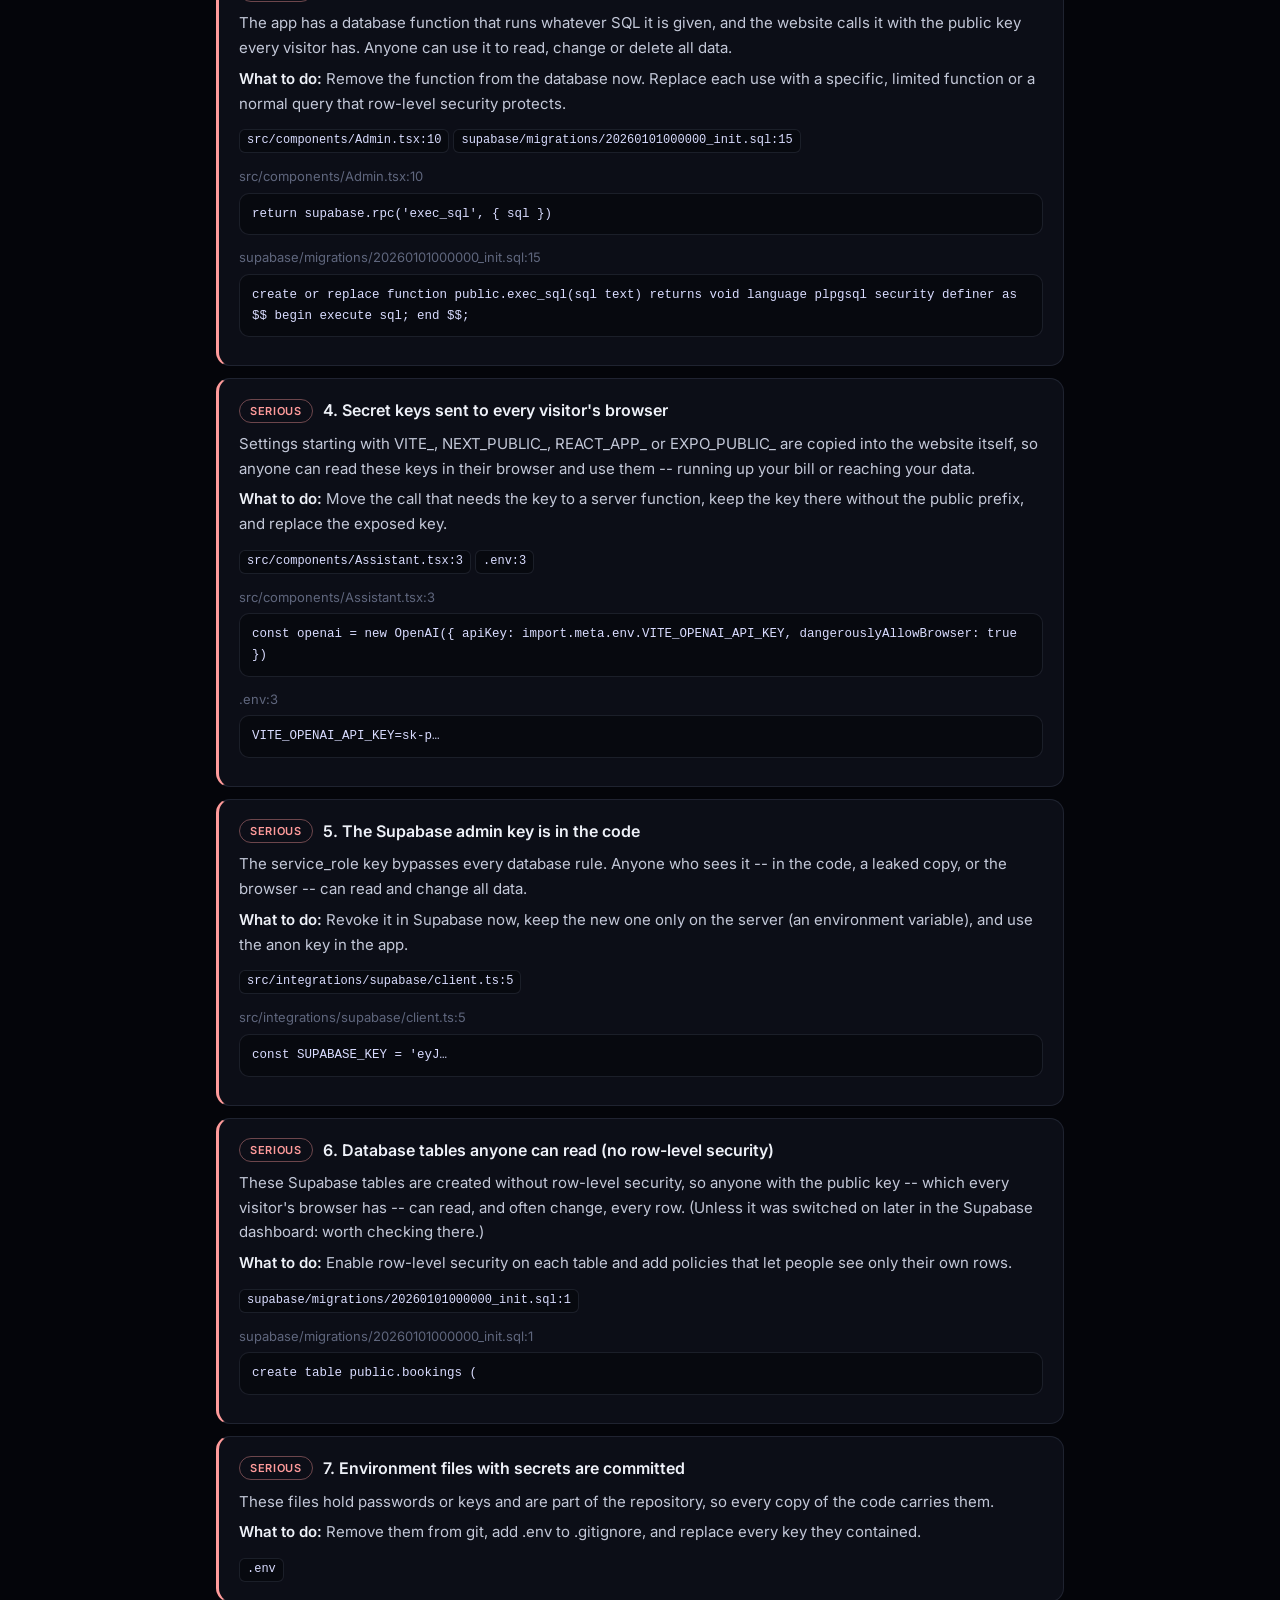
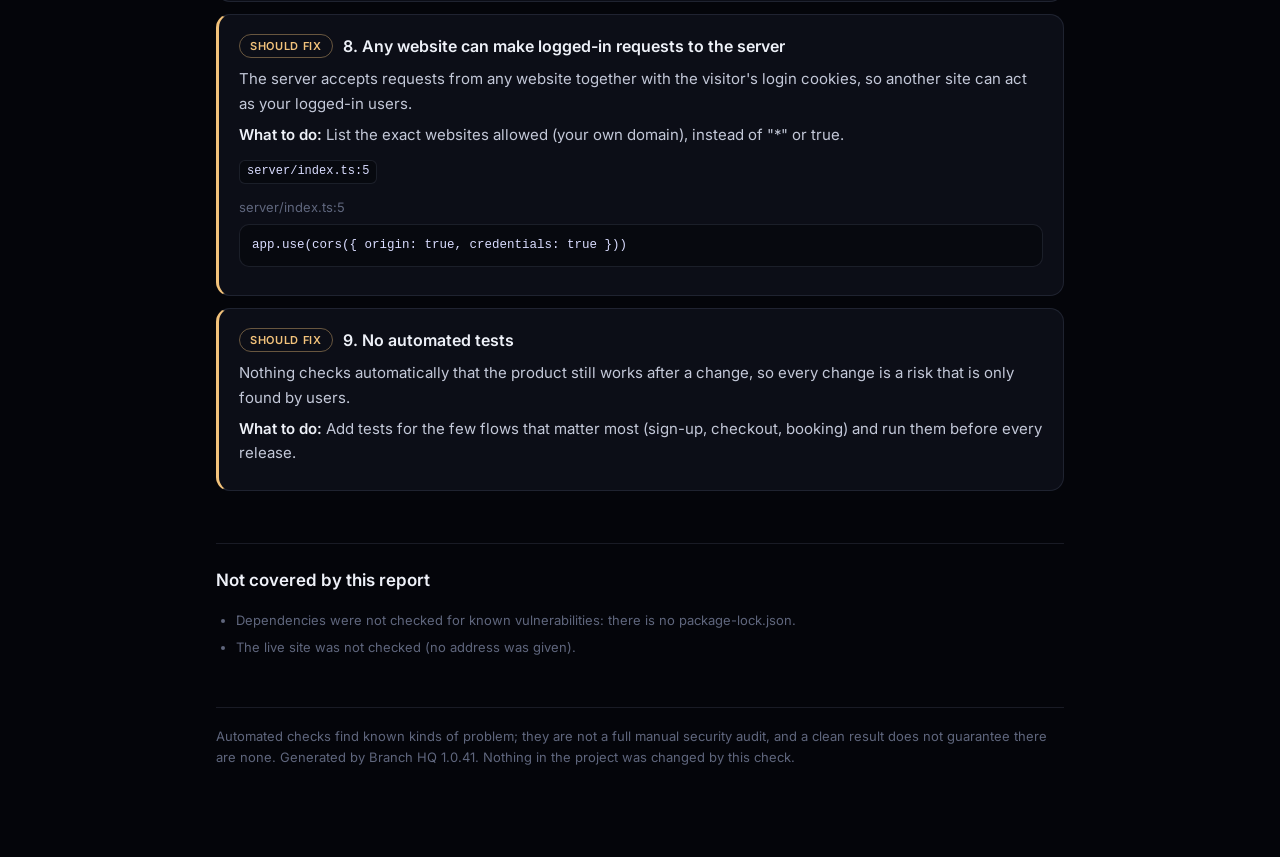
<file: sample-report.html>
<!doctype html><html><head><meta charset="utf-8"><meta name="viewport" content="width=device-width, initial-scale=1"><link rel="icon" type="image/png" href="icon.png"><link href="https://fonts.googleapis.com/css2?family=Instrument+Serif&family=Inter:wght@400;500;600&display=swap" rel="stylesheet"><title>Health Check: bookly-sample</title>
<style>
  @page { size: A4; margin: 16mm 15mm; }
  * { box-sizing: border-box; }
  html { -webkit-print-color-adjust: exact; print-color-adjust: exact; }
  body { margin: 0; font-family: -apple-system, "Segoe UI", Helvetica, Arial, sans-serif; color: #1c1d2b; font-size: 12px; line-height: 1.55; }
  .band { background: linear-gradient(120deg, #2a2670, #5e5ce6); color: #fff; padding: 24px 28px; border-radius: 14px; }
  .brand { font-family: ui-monospace, Menlo, monospace; font-size: 10px; letter-spacing: .22em; opacity: .85; }
  h1 { font-family: "Iowan Old Style", Georgia, serif; font-weight: 400; font-size: 32px; margin: 8px 0 2px; }
  .meta { font-size: 11px; opacity: .85; }
  .verdict { margin: 18px 0 6px; padding: 13px 16px; border-radius: 12px; font-size: 13.5px; background: #fdf0ef; border: 1px solid #f3cfcb; }
  .counts { display: grid; grid-template-columns: repeat(3, 1fr); gap: 10px; margin: 14px 0; }
  .count { border: 1px solid #e6e6f0; border-radius: 10px; padding: 10px 12px; }
  .count b { font-family: Georgia, serif; font-size: 24px; display: block; }
  h2 { font-size: 10.5px; letter-spacing: .16em; text-transform: uppercase; color: #5e5ce6; margin: 22px 0 8px; break-after: avoid; page-break-after: avoid; }
  .keep { page-break-inside: avoid; }
  table { width: 100%; border-collapse: collapse; }
  td { padding: 7px 8px; border-bottom: 1px solid #f0f0f6; vertical-align: top; }
  td:first-child { color: #6b6f86; width: 34%; }
  .f { border: 1px solid #e6e6f0; border-left-width: 4px; border-radius: 10px; padding: 11px 14px; margin-bottom: 9px; page-break-inside: avoid; }
  .f.high { border-left-color: #b3261e; } .f.medium { border-left-color: #b86e00; } .f.low { border-left-color: #8a8ea3; }
  .fh { display: flex; align-items: baseline; gap: 8px; margin-bottom: 4px; font-size: 13px; }
  .sev { font-size: 9.5px; font-weight: 700; letter-spacing: .06em; text-transform: uppercase; padding: 2px 7px; border-radius: 20px; white-space: nowrap; }
  .sev.high { background: #fbe4e2; color: #b3261e; } .sev.medium { background: #fbefdc; color: #8f5500; } .sev.low { background: #efeff4; color: #5d6075; }
  .f p { margin: 3px 0; } .fix { color: #2b2c3d; }
  .where { margin-top: 5px; }
  .evidence { margin-top: 6px; }
  .evidence pre { margin: 2px 0 6px; padding: 6px 8px; background: #f4f5f8; border-radius: 6px; font-size: 11px; white-space: pre-wrap; word-break: break-all; }
  code { font-family: ui-monospace, Menlo, Consolas, monospace; font-size: 9.5px; background: #f6f6fb; padding: 1px 5px; border-radius: 4px; display: inline-block; margin: 1px 0; word-break: break-all; }
  .sub { color: #7a7e95; font-size: 10.5px; }
  ul { margin: 0; padding-left: 18px; } li { margin-bottom: 3px; }
  .foot { margin-top: 22px; padding-top: 10px; border-top: 1px solid #e6e6f0; font-size: 9.5px; color: #8a8ea3; }
  .hash { word-break: break-all; }
</style><link rel="stylesheet" href="report-web.css"></head><body>
  <nav class="webnav"><a href="./">&larr; Branch HQ</a> · <a href="check.html">Security review</a> · Sample report</nav>
  <div class="band">
    <div class="brand">BRANCH HQ · HEALTH CHECK</div>
    <h1>bookly-sample</h1>
    <div class="meta">Checked 19 October 2026 · Prepared by Branch HQ</div>
  </div>
  <div class="verdict">7 serious problems need attention before this product takes on more users or data.</div>
  <div class="counts">
    <div class="count"><b style="color:#b3261e">7</b>Serious</div>
    <div class="count"><b style="color:#b86e00">2</b>Should fix</div>
    <div class="count"><b style="color:#5d6075">0</b>Minor</div>
  </div>

  <h2>What was checked</h2>
  <table>
    <tr><td>Code scanned for security problems</td><td>4 files · React, Express, Supabase, TypeScript</td></tr>
    <tr><td>Secret keys in the project's history</td><td>None found</td></tr>
    <tr><td>Dependencies with known vulnerabilities</td><td>Not checked</td></tr>
    <tr><td>The project's own tests</td><td>None found</td></tr>
    <tr><td>Live site</td><td>Not checked</td></tr>
  </table>

  <h2>Findings</h2>
  
    <div class="f high">
      <div class="fh"><span class="sev high">Serious</span><b>1. Database queries built from user input (SQL injection)</b></div>
      <p>Text a visitor types is pasted straight into a database command, which can let them read or delete data they should not reach.</p>
      <p class="fix"><b>What to do:</b> Pass every value as a query parameter instead of joining it into the SQL text.</p>
      <div class="where"><code>server/index.ts:9</code></div>
      <div class="evidence"><div><span class="sub">server/index.ts:9</span><pre>const rows = await db.query(`SELECT * FROM bookings WHERE customer_name = '${name}'`)</pre></div></div>
    </div>
    <div class="f high">
      <div class="fh"><span class="sev high">Serious</span><b>2. A secret is written into the code</b></div>
      <p>A password, token or API key sits in the source code. Anyone who can see the code -- a past freelancer, a leaked copy -- can use it.</p>
      <p class="fix"><b>What to do:</b> Move it to an environment variable, then revoke the old key where it was issued and create a new one.</p>
      <div class="where"><code>src/components/Admin.tsx:3</code></div>
      <div class="evidence"><div><span class="sub">src/components/Admin.tsx:3</span><pre>const ADMIN_PASSWORD = 'book…'</pre></div></div>
    </div>
    <div class="f high">
      <div class="fh"><span class="sev high">Serious</span><b>3. Anyone can run any command on the database</b></div>
      <p>The app has a database function that runs whatever SQL it is given, and the website calls it with the public key every visitor has. Anyone can use it to read, change or delete all data.</p>
      <p class="fix"><b>What to do:</b> Remove the function from the database now. Replace each use with a specific, limited function or a normal query that row-level security protects.</p>
      <div class="where"><code>src/components/Admin.tsx:10</code> <code>supabase/migrations/20260101000000_init.sql:15</code></div>
      <div class="evidence"><div><span class="sub">src/components/Admin.tsx:10</span><pre>return supabase.rpc('exec_sql', { sql })</pre></div><div><span class="sub">supabase/migrations/20260101000000_init.sql:15</span><pre>create or replace function public.exec_sql(sql text) returns void language plpgsql security definer as $$ begin execute sql; end $$;</pre></div></div>
    </div>
    <div class="f high">
      <div class="fh"><span class="sev high">Serious</span><b>4. Secret keys sent to every visitor's browser</b></div>
      <p>Settings starting with VITE_, NEXT_PUBLIC_, REACT_APP_ or EXPO_PUBLIC_ are copied into the website itself, so anyone can read these keys in their browser and use them -- running up your bill or reaching your data.</p>
      <p class="fix"><b>What to do:</b> Move the call that needs the key to a server function, keep the key there without the public prefix, and replace the exposed key.</p>
      <div class="where"><code>src/components/Assistant.tsx:3</code> <code>.env:3</code></div>
      <div class="evidence"><div><span class="sub">src/components/Assistant.tsx:3</span><pre>const openai = new OpenAI({ apiKey: import.meta.env.VITE_OPENAI_API_KEY, dangerouslyAllowBrowser: true })</pre></div><div><span class="sub">.env:3</span><pre>VITE_OPENAI_API_KEY=sk-p…</pre></div></div>
    </div>
    <div class="f high">
      <div class="fh"><span class="sev high">Serious</span><b>5. The Supabase admin key is in the code</b></div>
      <p>The service_role key bypasses every database rule. Anyone who sees it -- in the code, a leaked copy, or the browser -- can read and change all data.</p>
      <p class="fix"><b>What to do:</b> Revoke it in Supabase now, keep the new one only on the server (an environment variable), and use the anon key in the app.</p>
      <div class="where"><code>src/integrations/supabase/client.ts:5</code></div>
      <div class="evidence"><div><span class="sub">src/integrations/supabase/client.ts:5</span><pre>const SUPABASE_KEY = 'eyJ…</pre></div></div>
    </div>
    <div class="f high">
      <div class="fh"><span class="sev high">Serious</span><b>6. Database tables anyone can read (no row-level security)</b></div>
      <p>These Supabase tables are created without row-level security, so anyone with the public key -- which every visitor's browser has -- can read, and often change, every row. (Unless it was switched on later in the Supabase dashboard: worth checking there.)</p>
      <p class="fix"><b>What to do:</b> Enable row-level security on each table and add policies that let people see only their own rows.</p>
      <div class="where"><code>supabase/migrations/20260101000000_init.sql:1</code></div>
      <div class="evidence"><div><span class="sub">supabase/migrations/20260101000000_init.sql:1</span><pre>create table public.bookings (</pre></div></div>
    </div>
    <div class="f high">
      <div class="fh"><span class="sev high">Serious</span><b>7. Environment files with secrets are committed</b></div>
      <p>These files hold passwords or keys and are part of the repository, so every copy of the code carries them.</p>
      <p class="fix"><b>What to do:</b> Remove them from git, add .env to .gitignore, and replace every key they contained.</p>
      <div class="where"><code>.env</code></div>
      
    </div>
    <div class="f medium">
      <div class="fh"><span class="sev medium">Should fix</span><b>8. Any website can make logged-in requests to the server</b></div>
      <p>The server accepts requests from any website together with the visitor's login cookies, so another site can act as your logged-in users.</p>
      <p class="fix"><b>What to do:</b> List the exact websites allowed (your own domain), instead of &quot;*&quot; or true.</p>
      <div class="where"><code>server/index.ts:5</code></div>
      <div class="evidence"><div><span class="sub">server/index.ts:5</span><pre>app.use(cors({ origin: true, credentials: true }))</pre></div></div>
    </div>
    <div class="f medium">
      <div class="fh"><span class="sev medium">Should fix</span><b>9. No automated tests</b></div>
      <p>Nothing checks automatically that the product still works after a change, so every change is a risk that is only found by users.</p>
      <p class="fix"><b>What to do:</b> Add tests for the few flows that matter most (sign-up, checkout, booking) and run them before every release.</p>
      
      
    </div>

  <div class="keep"><h2>Not covered by this report</h2><ul class="sub"><li>Dependencies were not checked for known vulnerabilities: there is no package-lock.json.</li><li>The live site was not checked (no address was given).</li></ul></div>

  <div class="foot">
    Automated checks find known kinds of problem; they are not a full manual security audit, and a clean result does not guarantee there are none.
    Generated by Branch HQ 1.0.41. Nothing in the project was changed by this check.
    
  </div>
</body></html>
</file>
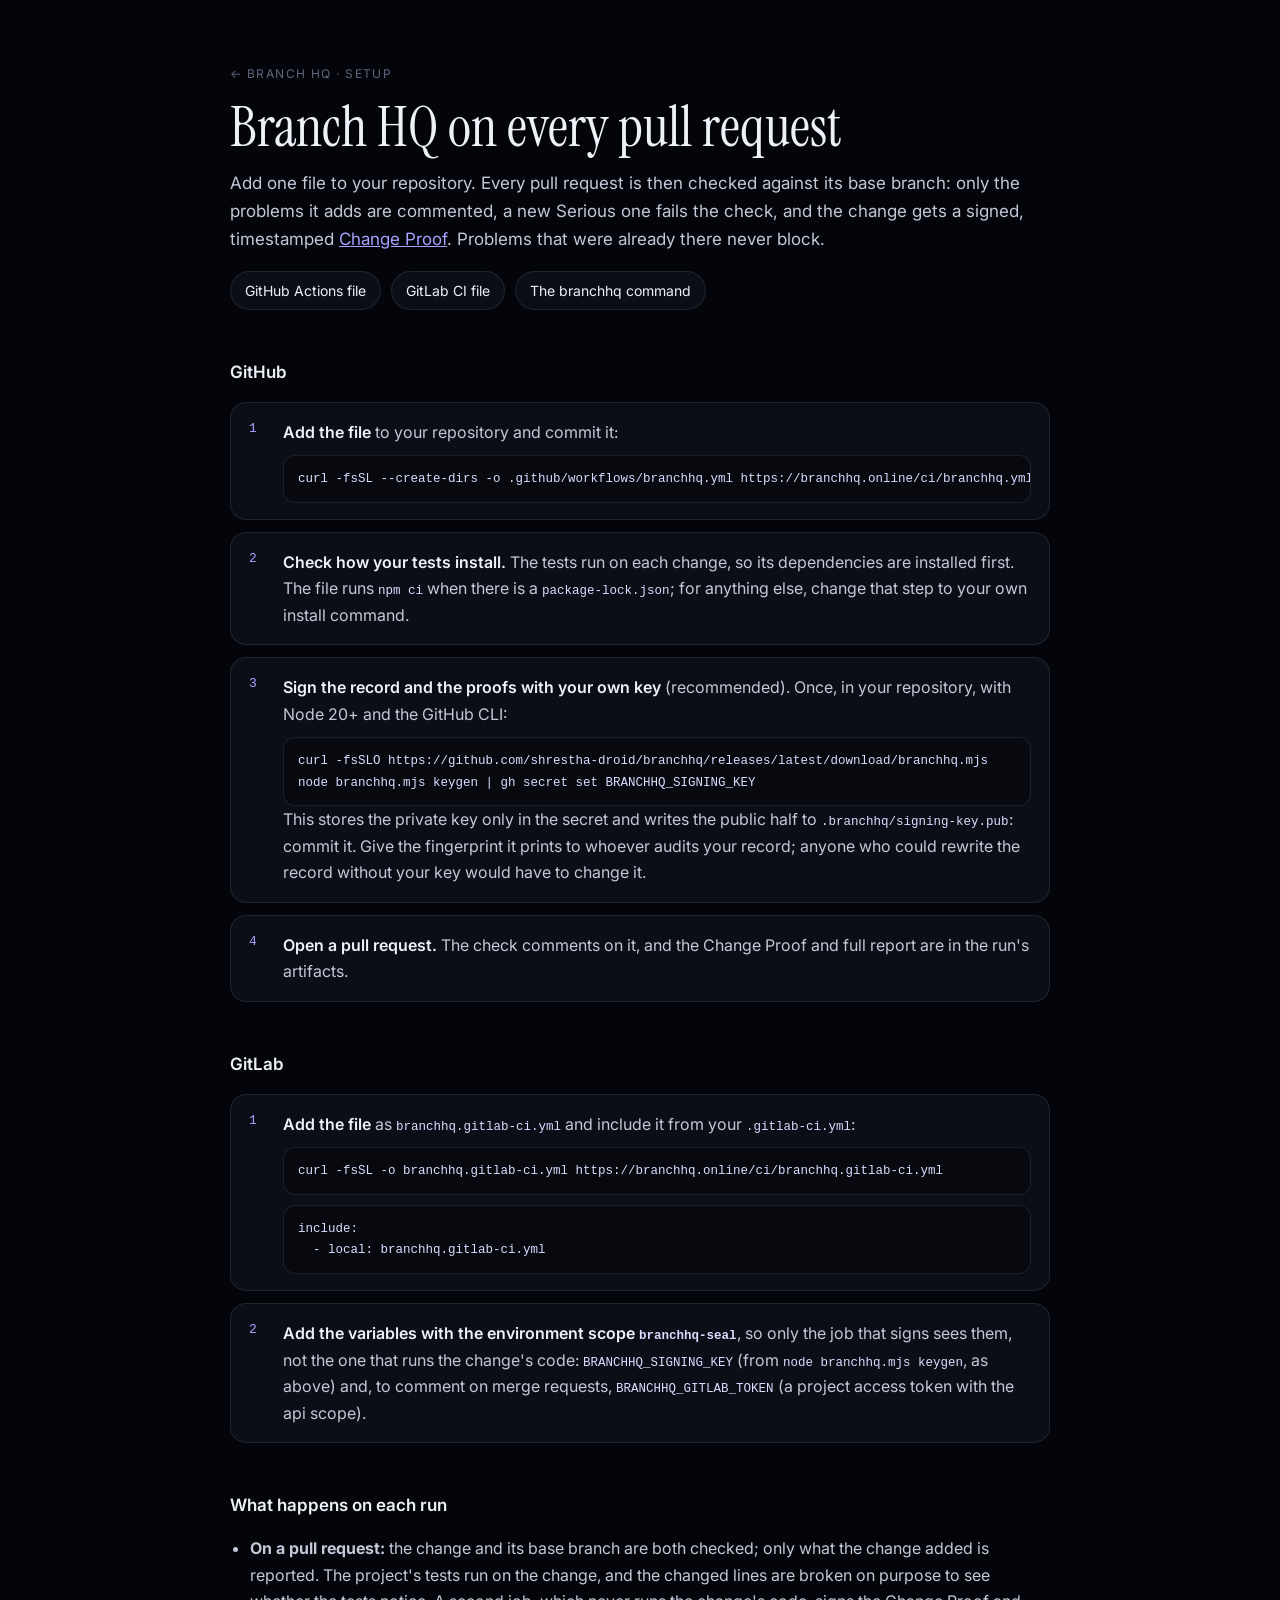
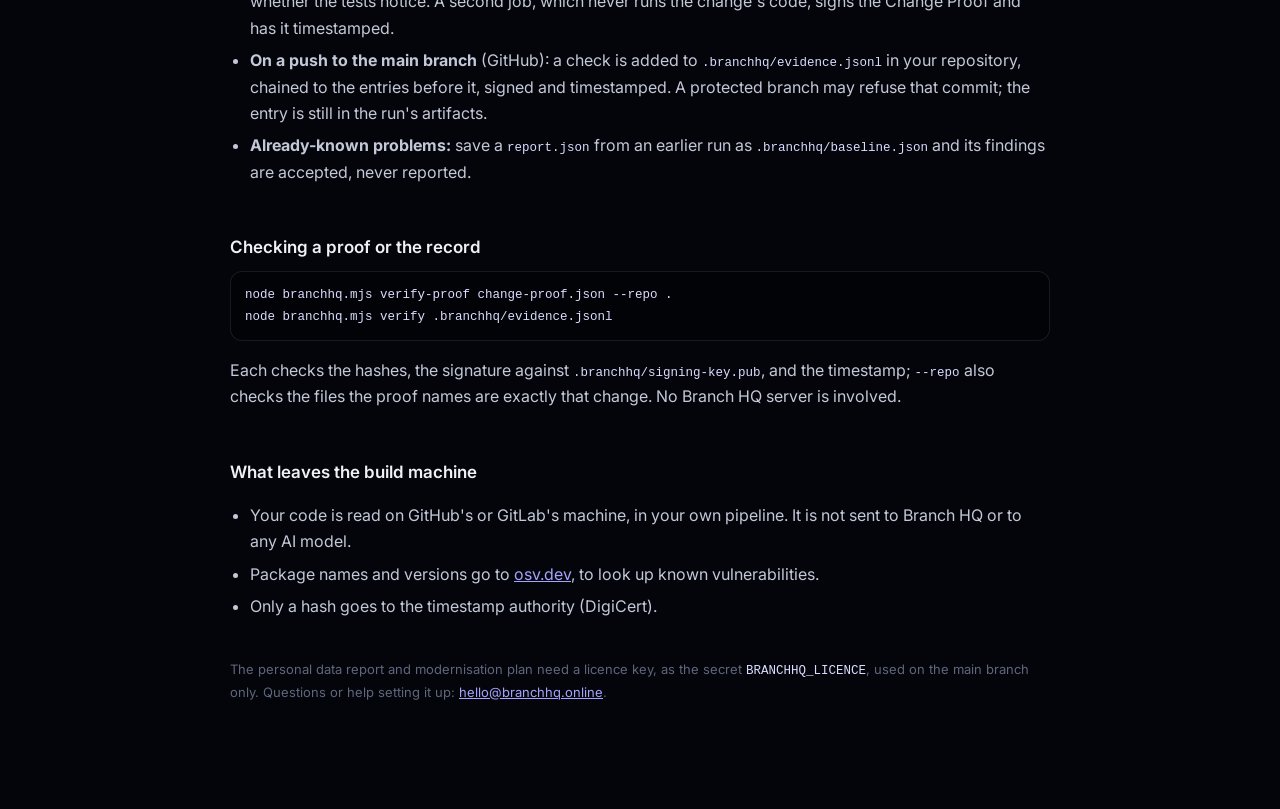
<file: setup.html>
<!doctype html>
<html lang="en">
<head>
<meta charset="utf-8">
<meta name="viewport" content="width=device-width, initial-scale=1">
<title>Branch HQ on every pull request</title>
<meta name="description" content="Add one file to your repository and every pull request is checked: new problems are commented and block the merge, and each change gets a signed, timestamped Change Proof.">
<link rel="icon" type="image/png" href="icon.png">
<link href="https://fonts.googleapis.com/css2?family=Instrument+Serif&family=Inter:wght@400;500;600&display=swap" rel="stylesheet">
<style>
  :root { --accent: #5e5ce6; --accent-soft: #a5a3ff; --text: #eef1f8; --muted: #c3c8d8; --faint: #5f667d; --card: rgba(16, 19, 30, 0.72); --line: rgba(190, 205, 255, 0.11); }
  body { margin: 0; background: #04050a; color: var(--text); font-family: Inter, -apple-system, 'Segoe UI', sans-serif; line-height: 1.65; }
  main { max-width: 820px; margin: 0 auto; padding: 64px 16px 96px; }
  a { color: var(--accent-soft); }
  .eyebrow { font-size: 12px; letter-spacing: .12em; text-transform: uppercase; color: var(--faint); }
  h1 { font-family: 'Instrument Serif', Georgia, serif; font-weight: 400; font-size: clamp(36px, 6vw, 56px); line-height: 1.05; margin: 14px 0 12px; }
  .lead { font-size: 17px; color: var(--muted); margin: 0; }
  h2 { font-size: 17px; font-weight: 600; margin: 48px 0 0; }
  p, li { color: var(--muted); }
  ul { padding-left: 20px; }
  li { margin: 6px 0; }
  .steps { margin: 16px 0 0; padding: 0; list-style: none; counter-reset: n; display: grid; gap: 12px; }
  .steps > li { min-width: 0; counter-increment: n; margin: 0; background: var(--card); border: 1px solid var(--line); border-radius: 16px; padding: 16px 18px 16px 52px; position: relative; }
  .steps > li::before { content: counter(n); position: absolute; left: 18px; top: 15px; font-family: ui-monospace, Menlo, monospace; font-size: 13px; color: var(--accent-soft); }
  .steps b { color: var(--text); font-weight: 600; }
  pre { margin: 10px 0 0; background: rgba(0, 0, 0, .35); border: 1px solid var(--line); border-radius: 12px; padding: 12px 14px; overflow-x: auto; }
  code { font-family: ui-monospace, Menlo, monospace; font-size: 12.5px; color: #d9dcff; }
  .files { display: flex; flex-wrap: wrap; gap: 10px; margin-top: 18px; }
  .files a { display: inline-block; text-decoration: none; border: 1px solid var(--line); background: var(--card); border-radius: 999px; padding: 7px 14px; font-size: 14px; color: var(--text); }
  .files a:hover { border-color: var(--accent); }
  .note { margin-top: 40px; color: var(--faint); font-size: 13px; }
</style>
</head>
<body>
<main>
  <div class="eyebrow"><a href="./" style="color:inherit;text-decoration:none">← Branch HQ</a> · Setup</div>
  <h1>Branch HQ on every pull request</h1>
  <p class="lead">Add one file to your repository. Every pull request is then checked against its base branch: only the problems it adds are commented, a new Serious one fails the check, and the change gets a signed, timestamped <a href="proof-format.html">Change Proof</a>. Problems that were already there never block.</p>
  <div class="files">
    <a href="ci/branchhq.yml" download>GitHub Actions file</a>
    <a href="ci/branchhq.gitlab-ci.yml" download>GitLab CI file</a>
    <a href="https://github.com/shrestha-droid/branchhq/releases/latest">The branchhq command</a>
  </div>

  <h2>GitHub</h2>
  <ol class="steps">
    <li><b>Add the file</b> to your repository and commit it:
      <pre><code>curl -fsSL --create-dirs -o .github/workflows/branchhq.yml https://branchhq.online/ci/branchhq.yml</code></pre></li>
    <li><b>Check how your tests install.</b> The tests run on each change, so its dependencies are installed first. The file runs <code>npm ci</code> when there is a <code>package-lock.json</code>; for anything else, change that step to your own install command.</li>
    <li><b>Sign the record and the proofs with your own key</b> (recommended). Once, in your repository, with Node 20+ and the GitHub CLI:
      <pre><code>curl -fsSLO https://github.com/shrestha-droid/branchhq/releases/latest/download/branchhq.mjs
node branchhq.mjs keygen | gh secret set BRANCHHQ_SIGNING_KEY</code></pre>
      This stores the private key only in the secret and writes the public half to <code>.branchhq/signing-key.pub</code>: commit it. Give the fingerprint it prints to whoever audits your record; anyone who could rewrite the record without your key would have to change it.</li>
    <li><b>Open a pull request.</b> The check comments on it, and the Change Proof and full report are in the run's artifacts.</li>
  </ol>

  <h2>GitLab</h2>
  <ol class="steps">
    <li><b>Add the file</b> as <code>branchhq.gitlab-ci.yml</code> and include it from your <code>.gitlab-ci.yml</code>:
      <pre><code>curl -fsSL -o branchhq.gitlab-ci.yml https://branchhq.online/ci/branchhq.gitlab-ci.yml</code></pre>
      <pre><code>include:
  - local: branchhq.gitlab-ci.yml</code></pre></li>
    <li><b>Add the variables with the environment scope <code>branchhq-seal</code></b>, so only the job that signs sees them, not the one that runs the change's code: <code>BRANCHHQ_SIGNING_KEY</code> (from <code>node branchhq.mjs keygen</code>, as above) and, to comment on merge requests, <code>BRANCHHQ_GITLAB_TOKEN</code> (a project access token with the api scope).</li>
  </ol>

  <h2>What happens on each run</h2>
  <ul>
    <li><b>On a pull request:</b> the change and its base branch are both checked; only what the change added is reported. The project's tests run on the change, and the changed lines are broken on purpose to see whether the tests notice. A second job, which never runs the change's code, signs the Change Proof and has it timestamped.</li>
    <li><b>On a push to the main branch</b> (GitHub): a check is added to <code>.branchhq/evidence.jsonl</code> in your repository, chained to the entries before it, signed and timestamped. A protected branch may refuse that commit; the entry is still in the run's artifacts.</li>
    <li><b>Already-known problems:</b> save a <code>report.json</code> from an earlier run as <code>.branchhq/baseline.json</code> and its findings are accepted, never reported.</li>
  </ul>

  <h2>Checking a proof or the record</h2>
  <pre><code>node branchhq.mjs verify-proof change-proof.json --repo .
node branchhq.mjs verify .branchhq/evidence.jsonl</code></pre>
  <p>Each checks the hashes, the signature against <code>.branchhq/signing-key.pub</code>, and the timestamp; <code>--repo</code> also checks the files the proof names are exactly that change. No Branch HQ server is involved.</p>

  <h2>What leaves the build machine</h2>
  <ul>
    <li>Your code is read on GitHub's or GitLab's machine, in your own pipeline. It is not sent to Branch HQ or to any AI model.</li>
    <li>Package names and versions go to <a href="https://osv.dev">osv.dev</a>, to look up known vulnerabilities.</li>
    <li>Only a hash goes to the timestamp authority (DigiCert).</li>
  </ul>

  <p class="note">The personal data report and modernisation plan need a licence key, as the secret <code>BRANCHHQ_LICENCE</code>, used on the main branch only. Questions or help setting it up: <a href="mailto:hello@branchhq.online">hello@branchhq.online</a>.</p>
</main>
</body>
</html>
</file>
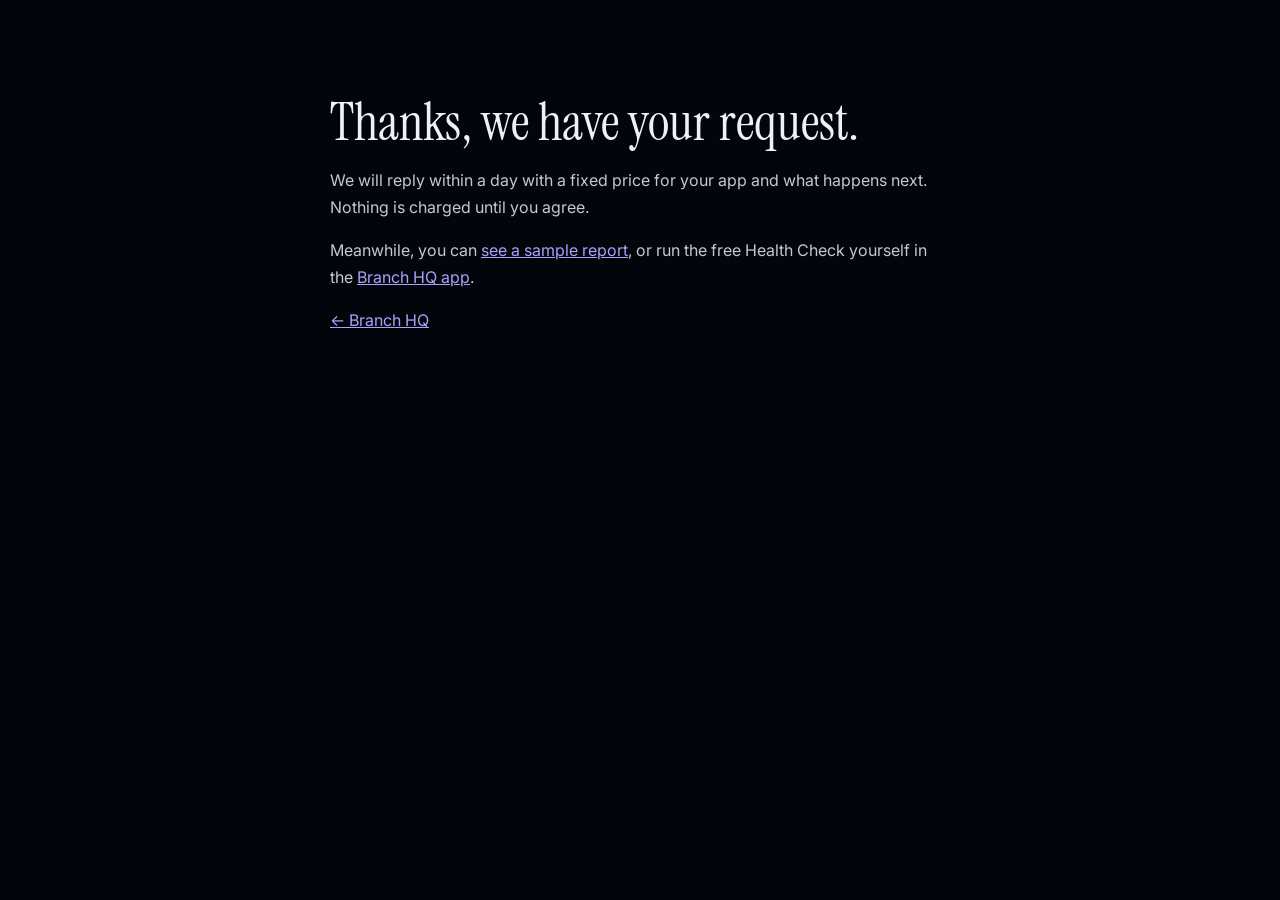
<file: thanks.html>
<!doctype html>
<html lang="en">
<head>
<meta charset="utf-8">
<meta name="viewport" content="width=device-width, initial-scale=1">
<title>Request Received</title>
<link rel="icon" type="image/png" href="icon.png">
<link href="https://fonts.googleapis.com/css2?family=Instrument+Serif&family=Inter:wght@400;500;600&display=swap" rel="stylesheet">
<style>
  body { margin: 0; background: #04050a; color: #eef1f8; font-family: Inter, -apple-system, 'Segoe UI', sans-serif; line-height: 1.7; }
  main { max-width: 620px; margin: 0 auto; padding: 96px 20px; }
  h1 { font-family: 'Instrument Serif', Georgia, serif; font-weight: 400; font-size: clamp(36px, 6vw, 52px); line-height: 1.05; margin: 0 0 14px; }
  p { color: #c3c8d8; }
  a { color: #a5a3ff; }
</style>
</head>
<body>
<main>
  <h1>Thanks, we have your request.</h1>
  <p>We will reply within a day with a fixed price for your app and what happens next. Nothing is charged until you agree.</p>
  <p>Meanwhile, you can <a href="sample-report.html">see a sample report</a>, or run the free Health Check yourself in the <a href="./#install">Branch HQ app</a>.</p>
  <p><a href="./">← Branch HQ</a></p>
</main>
</body>
</html>
</file>
<file: offer.css>
/* Shared by the offer pages: check.html (security review) and dpdp.html (personal data).
   Same identity as claims-vs-code.html and proof-format.html: flat #04050a, Instrument Serif headings, Inter body. */
:root { --accent: #5e5ce6; --accent-soft: #a5a3ff; --text: #eef1f8; --muted: #c3c8d8; --faint: #5f667d; --card: rgba(16, 19, 30, 0.72); --line: rgba(190, 205, 255, 0.11); --bad: #ff9b9b; }
* { box-sizing: border-box; }
body { margin: 0; background: #04050a; color: var(--text); font-family: Inter, -apple-system, 'Segoe UI', sans-serif; line-height: 1.65; }
main { max-width: 880px; margin: 0 auto; padding: 64px 16px 96px; }
a { color: var(--accent-soft); }
.eyebrow { font-size: 12px; letter-spacing: .12em; text-transform: uppercase; color: var(--faint); }
.eyebrow a { color: inherit; text-decoration: none; }
.eyebrow a:hover { color: var(--accent-soft); }
h1 { font-family: 'Instrument Serif', Georgia, serif; font-weight: 400; font-size: clamp(36px, 6vw, 56px); line-height: 1.05; margin: 14px 0 14px; max-width: 18em; }
.lead { font-size: 17px; color: var(--muted); margin: 0; max-width: 44em; }

/* Section headings: a quiet rule above, then the title. */
h2 { font-size: 17px; font-weight: 600; margin: 56px 0 0; padding-top: 22px; border-top: 1px solid var(--line); }
h2 + .sub { margin: 4px 0 0; color: var(--faint); font-size: 14px; }

/* The headline number. */
.stat { margin: 36px 0 0; display: grid; grid-template-columns: auto 1fr; gap: 22px; align-items: center; background: var(--card); border: 1px solid var(--line); border-radius: 18px; padding: 22px 24px; }
.stat b { font-family: 'Instrument Serif', Georgia, serif; font-weight: 400; font-size: 64px; line-height: 1; color: var(--bad); white-space: nowrap; }
.stat p { margin: 0; color: var(--muted); }
.stat small { display: block; margin-top: 10px; padding-top: 10px; border-top: 1px solid var(--line); color: var(--faint); font-size: 12.5px; line-height: 1.55; }
.stat small b { font-family: inherit; font-size: inherit; line-height: inherit; color: var(--muted); white-space: normal; }

/* A list of points: one panel, rows divided by rules (not a stack of cards). */
ul.checks { margin: 16px 0 0; padding: 4px 22px; list-style: none; background: var(--card); border: 1px solid var(--line); border-radius: 18px; }
ul.checks li { padding: 14px 0 14px 22px; position: relative; color: var(--muted); border-bottom: 1px solid var(--line); }
ul.checks li:last-child { border-bottom: 0; }
ul.checks li::before { content: ''; position: absolute; left: 2px; top: 24px; width: 6px; height: 6px; border-radius: 50%; background: var(--accent-soft); }
ul.checks li strong { color: var(--text); font-weight: 600; }

ol.steps { margin: 16px 0 0; padding: 4px 22px; list-style: none; counter-reset: n; background: var(--card); border: 1px solid var(--line); border-radius: 18px; }
ol.steps li { counter-increment: n; display: grid; grid-template-columns: 34px 1fr; padding: 14px 0; color: var(--muted); border-bottom: 1px solid var(--line); }
ol.steps li:last-child { border-bottom: 0; }
ol.steps li::before { content: counter(n, decimal-leading-zero); font-family: ui-monospace, Menlo, monospace; color: var(--accent-soft); font-size: 13px; padding-top: 3px; }

.cta { margin: 48px 0 0; background: var(--card); border: 1px solid rgba(165, 163, 255, 0.35); border-radius: 18px; padding: 26px 24px; }
.cta h2 { margin: 0; padding: 0; border: 0; font-size: 20px; }
.cta p { margin: 8px 0 0; color: var(--muted); }
.btn { display: inline-block; margin-top: 16px; background: var(--accent); color: #fff; text-decoration: none; font-weight: 600; border: 1px solid var(--accent); border-radius: 10px; padding: 11px 18px; transition: background .15s, border-color .15s; }
.btn:hover { background: #6f6df0; border-color: #6f6df0; }
.btn.ghost { background: transparent; border: 1px solid var(--line); color: var(--text); margin-left: 8px; }
.note { margin-top: 28px; color: var(--faint); font-size: 13px; max-width: 52em; }
code { font-family: ui-monospace, Menlo, monospace; font-size: 13px; color: #d9dcff; overflow-wrap: anywhere; }

/* Pricing. Each plan: who it is for, name, price, terms, what is included, one button. */
.plans { margin: 18px 0 0; display: grid; grid-template-columns: repeat(2, 1fr); gap: 14px; }
.plans.three { grid-template-columns: repeat(3, 1fr); }
.plan { background: var(--card); border: 1px solid var(--line); border-radius: 18px; padding: 22px 22px 22px; display: flex; flex-direction: column; min-width: 0; }
.plan.main { border-color: rgba(165, 163, 255, 0.5); box-shadow: inset 0 2px 0 var(--accent); }
.plan .who { font-size: 11.5px; letter-spacing: .12em; text-transform: uppercase; color: var(--faint); line-height: 1.5; }
.plans.three .who { min-height: 3em; }
.plan.main .who { color: var(--accent-soft); }
.plan h3 { margin: 6px 0 0; font-size: 17px; font-weight: 600; }
.plan .price { margin: 16px 0 0; font-family: 'Instrument Serif', Georgia, serif; font-size: 40px; line-height: 1; letter-spacing: -.01em; }
.plan .price s { font-size: .5em; color: var(--faint); margin-right: 4px; vertical-align: .35em; }
.plan .price small { display: block; margin: 10px 0 0; font-family: Inter, sans-serif; font-size: 13px; line-height: 1.45; color: var(--faint); letter-spacing: 0; }
.plan ul { margin: 18px 0 0; padding: 16px 0 0; border-top: 1px solid var(--line); list-style: none; color: var(--muted); font-size: 14.5px; flex: 1; }
.plan ul li { position: relative; padding-left: 22px; margin-bottom: 9px; line-height: 1.5; }
/* A small check mark drawn in CSS. */
.plan ul li::before { content: ''; position: absolute; left: 3px; top: 5px; width: 5px; height: 9px; border: solid var(--accent-soft); border-width: 0 1.5px 1.5px 0; transform: rotate(45deg); }
.plan .btn { align-self: stretch; text-align: center; margin-top: 18px; }
.plan:not(.main) .btn { background: transparent; border-color: rgba(165, 163, 255, 0.4); color: var(--text); }
.plan:not(.main) .btn:hover { background: rgba(94, 92, 230, 0.16); border-color: var(--accent-soft); }
/* One wide plan: heading and price on the left, what is included on the right. */
.plans.one { grid-template-columns: 1fr; }
.plans.one .plan { display: grid; grid-template-columns: minmax(0, 5fr) minmax(0, 7fr); grid-template-areas: "who list" "name list" "price list" "btn list"; grid-template-rows: auto auto auto 1fr; column-gap: 32px; }
.plans.one .who { grid-area: who; }
.plans.one h3 { grid-area: name; }
.plans.one .price { grid-area: price; }
.plans.one ul { grid-area: list; margin: 0; padding: 0 0 0 32px; border-top: 0; border-left: 1px solid var(--line); }
.plans.one .btn { grid-area: btn; align-self: end; justify-self: start; }

form.request { margin: 16px 0 0; background: var(--card); border: 1px solid rgba(165, 163, 255, 0.35); border-radius: 18px; padding: 22px 22px 20px; display: grid; grid-template-columns: 1fr 1fr; gap: 14px 14px; }
form.request label { display: grid; gap: 6px; font-size: 13.5px; color: var(--muted); min-width: 0; }
form.request .wide { grid-column: 1 / -1; }
form.request input, form.request select, form.request textarea { font: inherit; font-size: 14.5px; color: var(--text); background: rgba(0, 0, 0, 0.35); border: 1px solid var(--line); border-radius: 10px; padding: 10px 12px; min-width: 0; }
form.request textarea { min-height: 96px; resize: vertical; }
form.request input:focus, form.request select:focus, form.request textarea:focus { outline: none; border-color: var(--accent-soft); }
form.request button { justify-self: start; font: inherit; font-weight: 600; color: #fff; background: var(--accent); border: 0; border-radius: 10px; padding: 11px 18px; cursor: pointer; }
form.request .small { font-size: 12.5px; color: var(--faint); }
.free { margin: 14px 0 0; background: transparent; border: 1px dashed var(--line); border-radius: 14px; padding: 14px 18px; color: var(--muted); }

/* What is at stake: the amounts read first. */
.law { margin: 16px 0 0; display: grid; gap: 12px; grid-template-columns: repeat(2, 1fr); }
.law div { background: var(--card); border: 1px solid var(--line); border-radius: 16px; padding: 18px 20px; color: var(--muted); font-size: 14.5px; }
.law b { display: block; margin-bottom: 8px; color: var(--text); font-family: 'Instrument Serif', Georgia, serif; font-weight: 400; font-size: 30px; line-height: 1.1; }

@media (max-width: 860px) {
  .plans.three { grid-template-columns: 1fr; }
  .plans.three .who { min-height: 0; }
}
@media (max-width: 640px) {
  .plans { grid-template-columns: 1fr; }
  .plans.one .plan { display: flex; }
  .plans.one ul { margin: 18px 0 0; padding: 16px 0 0; border-left: 0; border-top: 1px solid var(--line); }
  .plans.one .btn { align-self: stretch; }
  .law { grid-template-columns: 1fr; }
  form.request { grid-template-columns: 1fr; }
}
@media (max-width: 560px) {
  .stat { grid-template-columns: 1fr; gap: 12px; padding: 20px; }
  .stat b { font-size: 56px; }
  .btn.ghost { margin-left: 0; }
  ul.checks, ol.steps { padding: 2px 18px; }
}
</file>
<file: report-web.css>
/* The sample reports (sample-report.html, sample-dpdp-report.html) are copies of the PDF report.
   On screen they take the site's identity; printed, they keep the report's own light styles. */
@media print { .webnav { display: none; } }
@media screen {
  :root { --accent: #5e5ce6; --accent-soft: #a5a3ff; --text: #eef1f8; --muted: #c3c8d8; --faint: #5f667d; --card: rgba(16, 19, 30, 0.72); --line: rgba(190, 205, 255, 0.11); --bad: #ff9b9b; --warn: #f2c27b; --ok: #8fe3b0; }
  body { background: #04050a; color: var(--muted); font-family: Inter, -apple-system, 'Segoe UI', sans-serif; font-size: 15px; line-height: 1.65; max-width: 880px; margin: 0 auto; padding: 56px 16px 96px; }
  a { color: var(--accent-soft); }
  b, strong { color: var(--text); font-weight: 600; }

  .webnav { font-size: 12px; letter-spacing: .12em; text-transform: uppercase; color: var(--faint); margin-bottom: 18px; }
  .webnav a { color: inherit; text-decoration: none; }
  .webnav a:hover { color: var(--accent-soft); }

  /* Title block: a card with the purple edge the main price card has, not a solid slab. */
  .band { background: var(--card); color: var(--text); border: 1px solid rgba(165, 163, 255, 0.35); box-shadow: inset 0 2px 0 var(--accent); border-radius: 18px; padding: 26px 26px 24px; }
  .brand { font-size: 11px; letter-spacing: .16em; color: var(--accent-soft); opacity: 1; }
  .band h1 { font-family: 'Instrument Serif', Georgia, serif; font-weight: 400; font-size: clamp(36px, 6vw, 56px); line-height: 1.05; margin: 10px 0 8px; color: var(--text); overflow-wrap: anywhere; }
  .meta { font-size: 13px; color: var(--faint); opacity: 1; }

  .verdict { margin: 14px 0 0; padding: 16px 20px; border-radius: 14px; font-size: 16px; color: var(--text); background: var(--card); border: 1px solid var(--line); border-left: 3px solid var(--accent-soft); }

  .counts { margin: 14px 0 0; gap: 12px; }
  .count { background: var(--card); border: 1px solid var(--line); border-radius: 14px; padding: 16px 18px; font-size: 13.5px; color: var(--muted); }
  .count b { font-family: 'Instrument Serif', Georgia, serif; font-weight: 400; font-size: 40px; line-height: 1; margin-bottom: 6px; color: var(--text); }
  .count b[style*="b3261e"] { color: var(--bad) !important; }
  .count b[style*="b86e00"] { color: var(--warn) !important; }
  .count b[style*="5d6075"] { color: var(--faint) !important; }

  h2 { font-size: 17px; font-weight: 600; letter-spacing: 0; text-transform: none; color: var(--text); margin: 52px 0 16px; padding-top: 22px; border-top: 1px solid var(--line); }

  table { background: var(--card); border: 1px solid var(--line); border-radius: 14px; border-collapse: separate; border-spacing: 0; overflow: hidden; font-size: 14px; }
  th { font-size: 11px; letter-spacing: .1em; color: var(--faint); padding: 12px 14px; border-bottom: 1px solid var(--line); }
  td { padding: 11px 14px; border-bottom: 1px solid var(--line); color: var(--muted); }
  tr:last-child td { border-bottom: 0; }
  td:first-child, table.grid td.k { color: var(--faint); }
  table.grid td { color: var(--muted); }
  table.grid code { white-space: nowrap; word-break: normal; }

  /* Findings: one card each, the edge colour says how serious. */
  .f { background: var(--card); border: 1px solid var(--line); border-left: 3px solid var(--faint); border-radius: 14px; padding: 18px 20px; margin-bottom: 12px; }
  .f.high { border-left-color: var(--bad); } .f.medium { border-left-color: var(--warn); } .f.low { border-left-color: var(--faint); }
  .fh { font-size: 16px; gap: 10px; margin-bottom: 8px; align-items: center; flex-wrap: wrap; }
  .sev { font-size: 11px; font-weight: 600; letter-spacing: .06em; padding: 2px 10px; background: transparent; border: 1px solid; }
  .sev.high { background: transparent; color: var(--bad); border-color: rgba(255, 155, 155, .4); }
  .sev.medium { background: transparent; color: var(--warn); border-color: rgba(242, 194, 123, .4); }
  .sev.low { background: transparent; color: var(--muted); border-color: var(--line); }
  .f p { margin: 6px 0; }
  .fix { color: var(--muted); }
  .where { margin-top: 10px; }
  code { font-size: 12px; color: #d9dcff; background: rgba(0, 0, 0, .35); border: 1px solid var(--line); padding: 1px 7px; border-radius: 6px; }
  .evidence { margin-top: 10px; }
  .evidence pre { margin: 4px 0 10px; padding: 10px 12px; background: rgba(0, 0, 0, .35); border: 1px solid var(--line); border-radius: 10px; font-family: ui-monospace, Menlo, monospace; font-size: 12.5px; color: #d9dcff; }

  .sub { color: var(--faint); font-size: 13px; }
  .no { color: var(--bad); } .yes { color: var(--ok); }
  .no, .yes { white-space: nowrap; }
  ul { padding-left: 20px; } li { margin-bottom: 6px; }
  .foot { margin-top: 48px; padding-top: 18px; border-top: 1px solid var(--line); font-size: 13px; color: var(--faint); }

  @media (max-width: 640px) {
    body { padding-top: 40px; }
    .band { padding: 22px 20px; }
    .counts { gap: 8px; }
    .count { padding: 14px 12px; font-size: 12.5px; }
    .count b { font-size: 34px; }
    /* Wide tables scroll inside their card rather than pushing the page sideways. */
    table.grid { display: block; overflow-x: auto; }
    table.grid td, table.grid th { min-width: 110px; }
    td:first-child { width: 40%; }
  }
}
</file>
